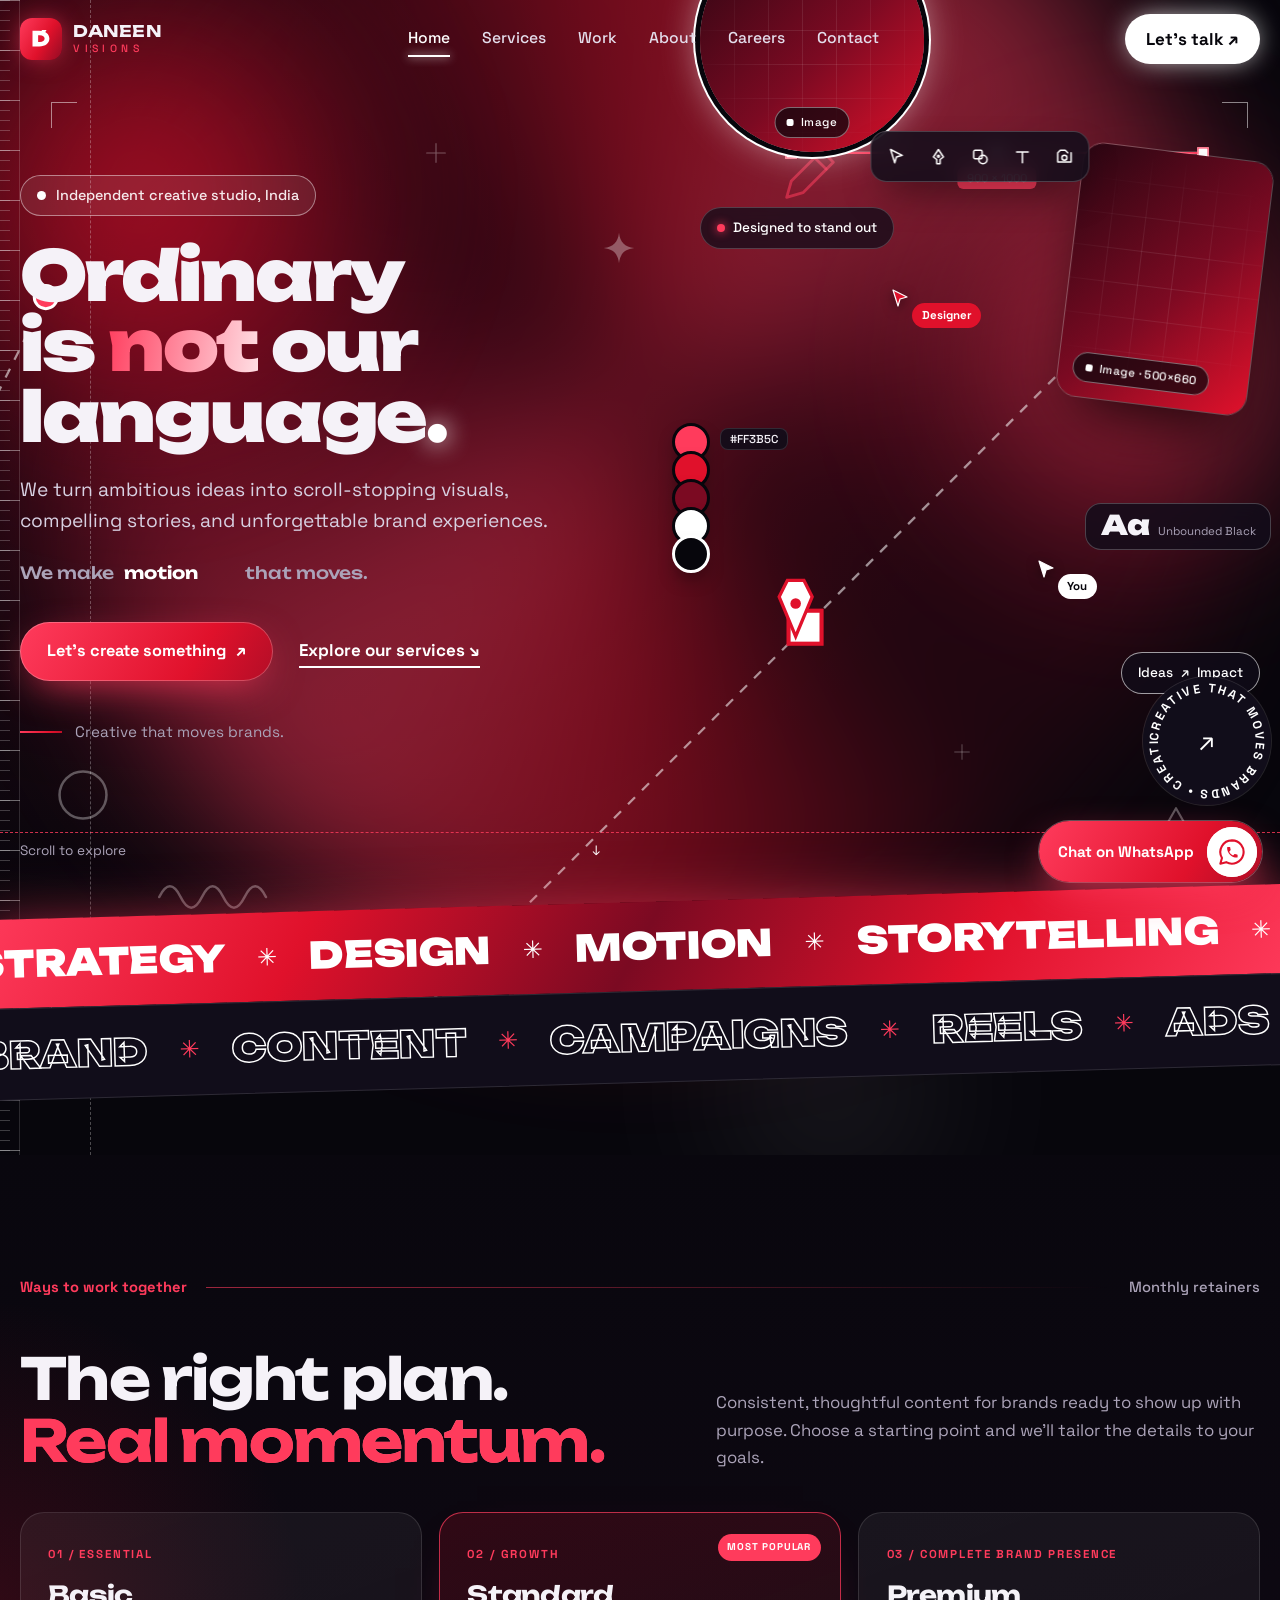
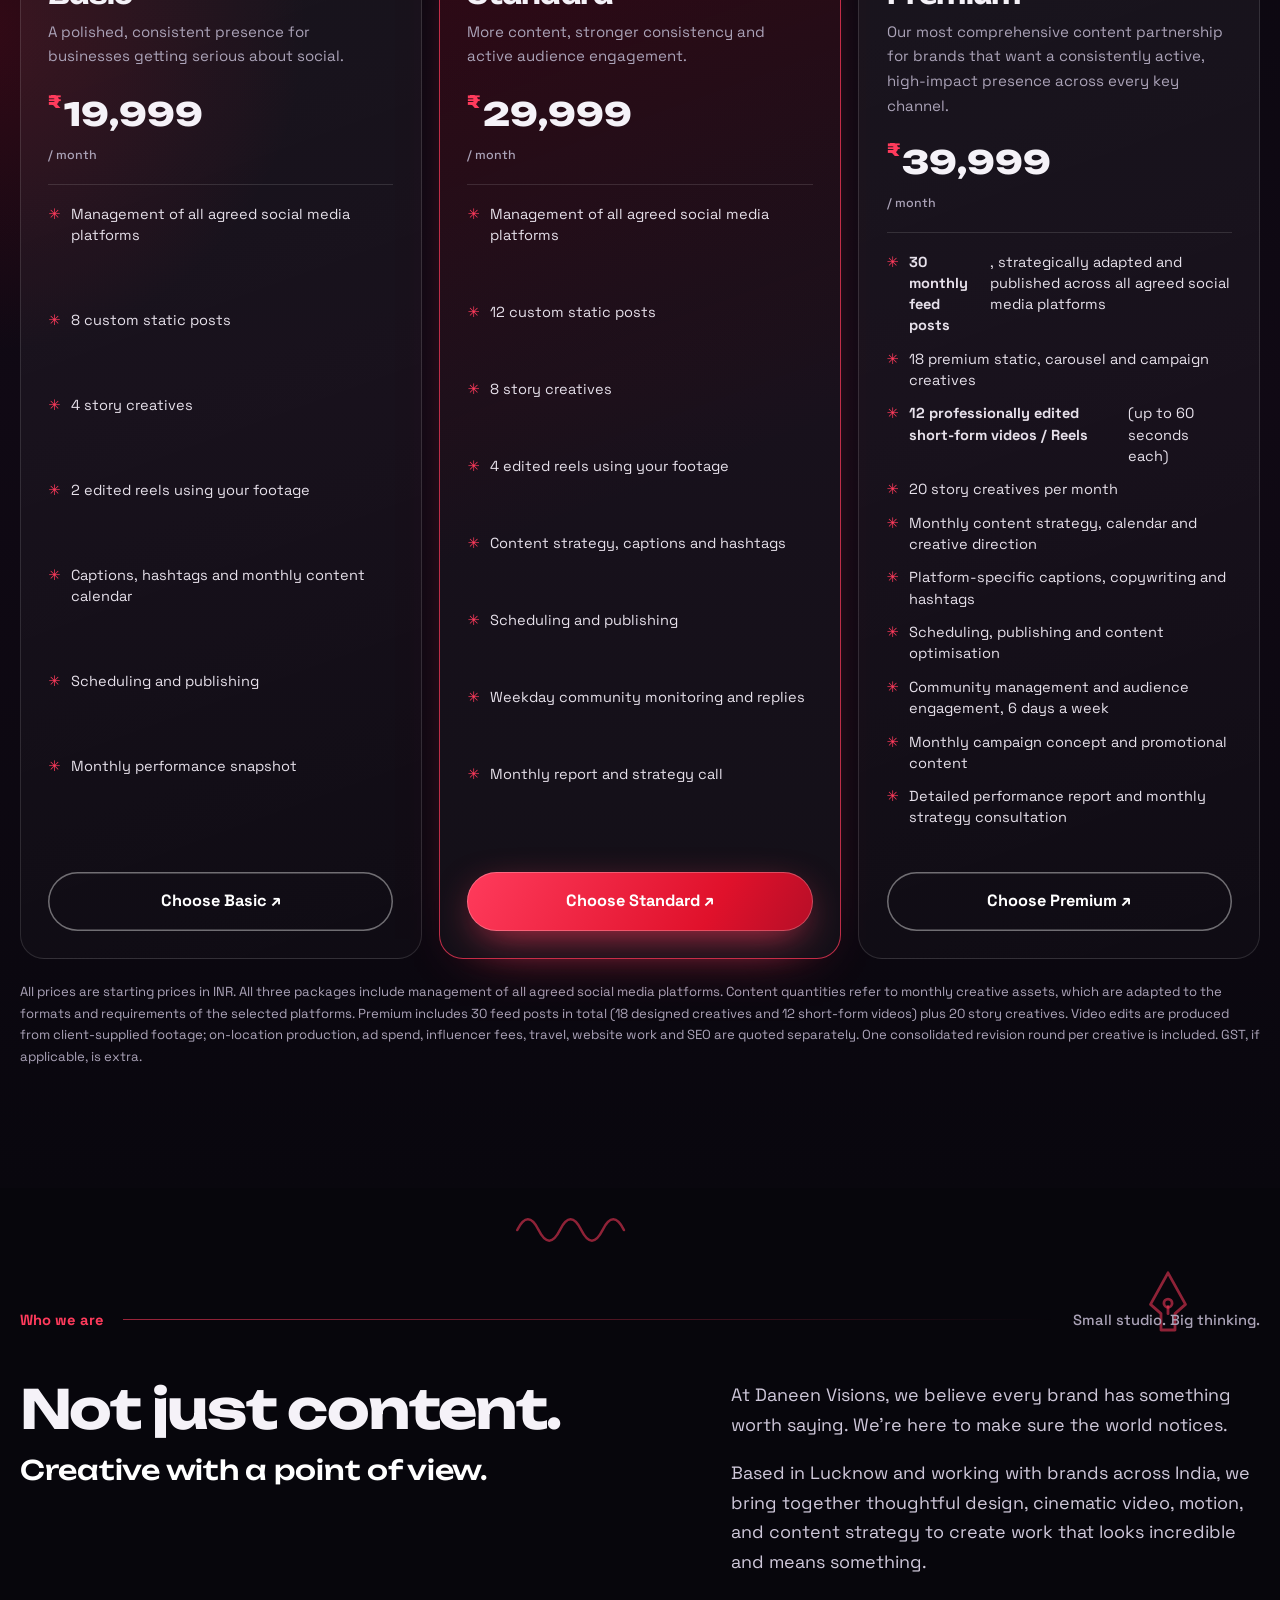
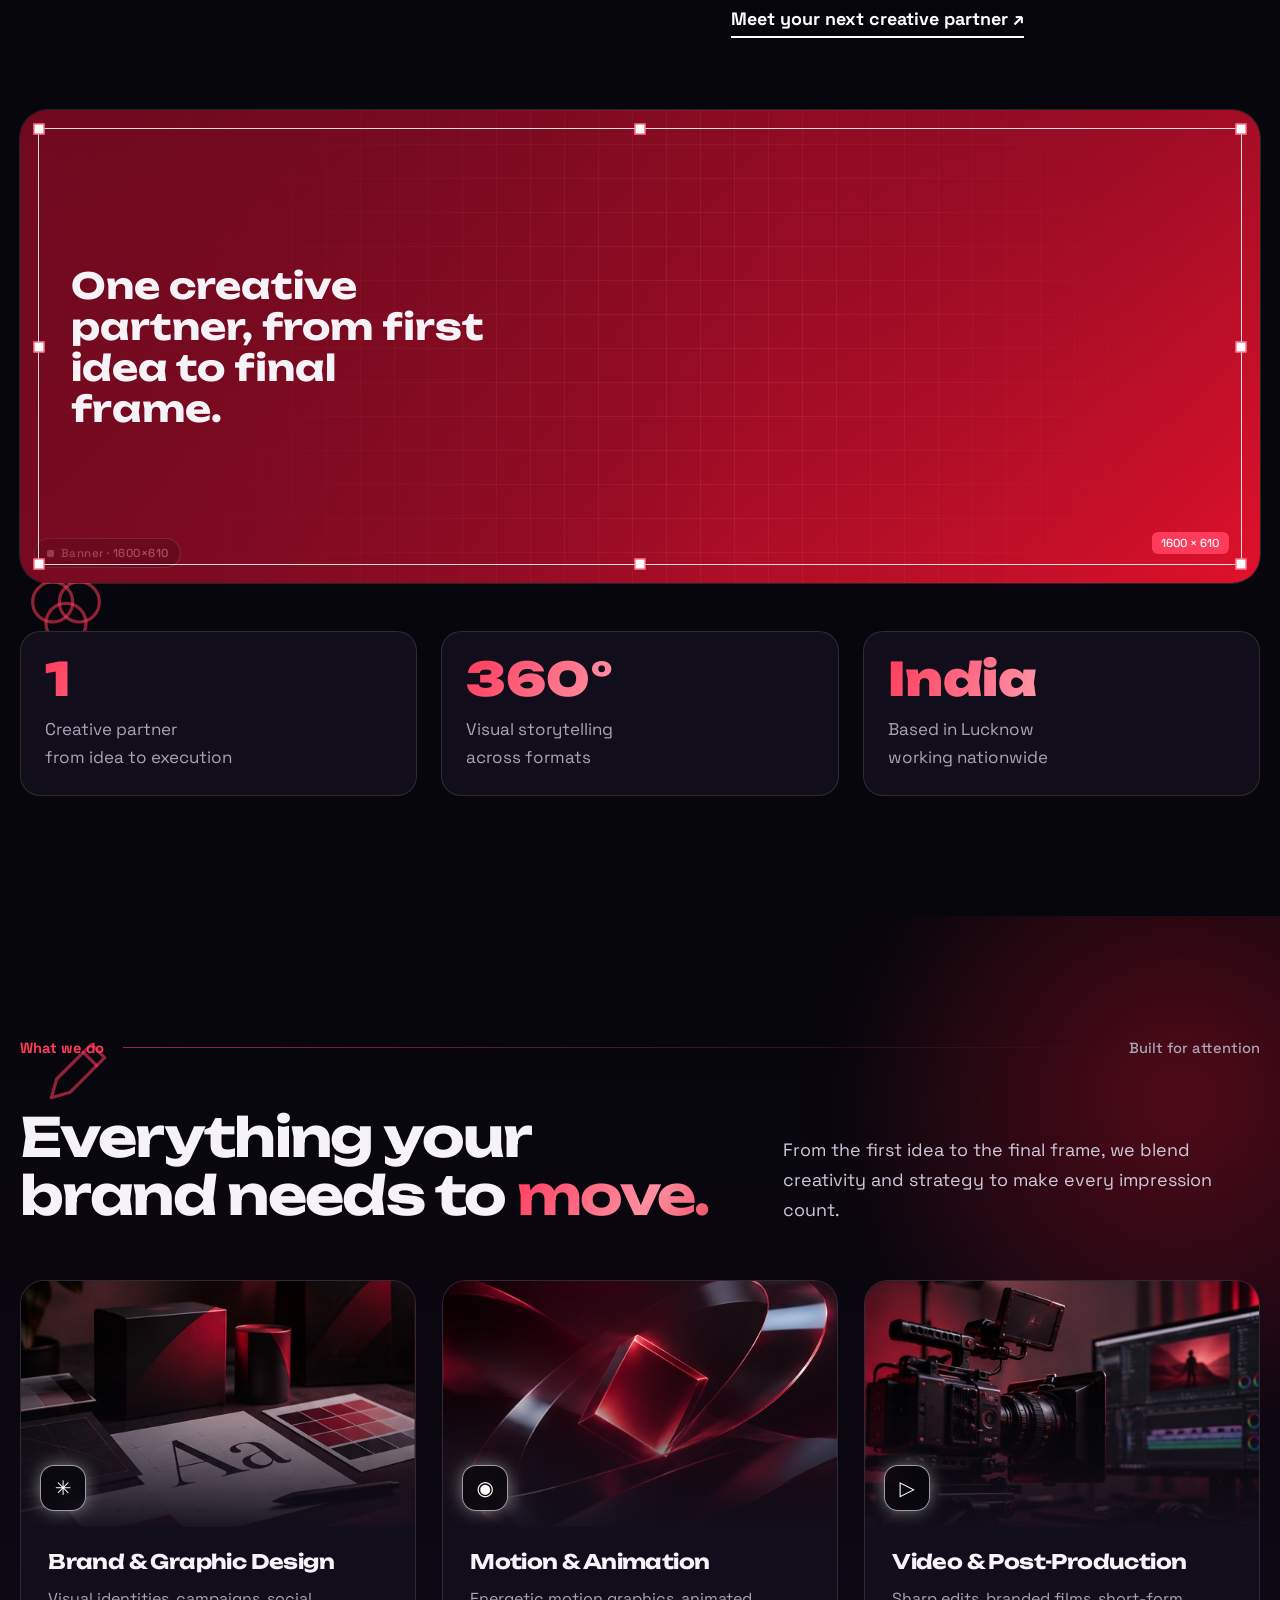
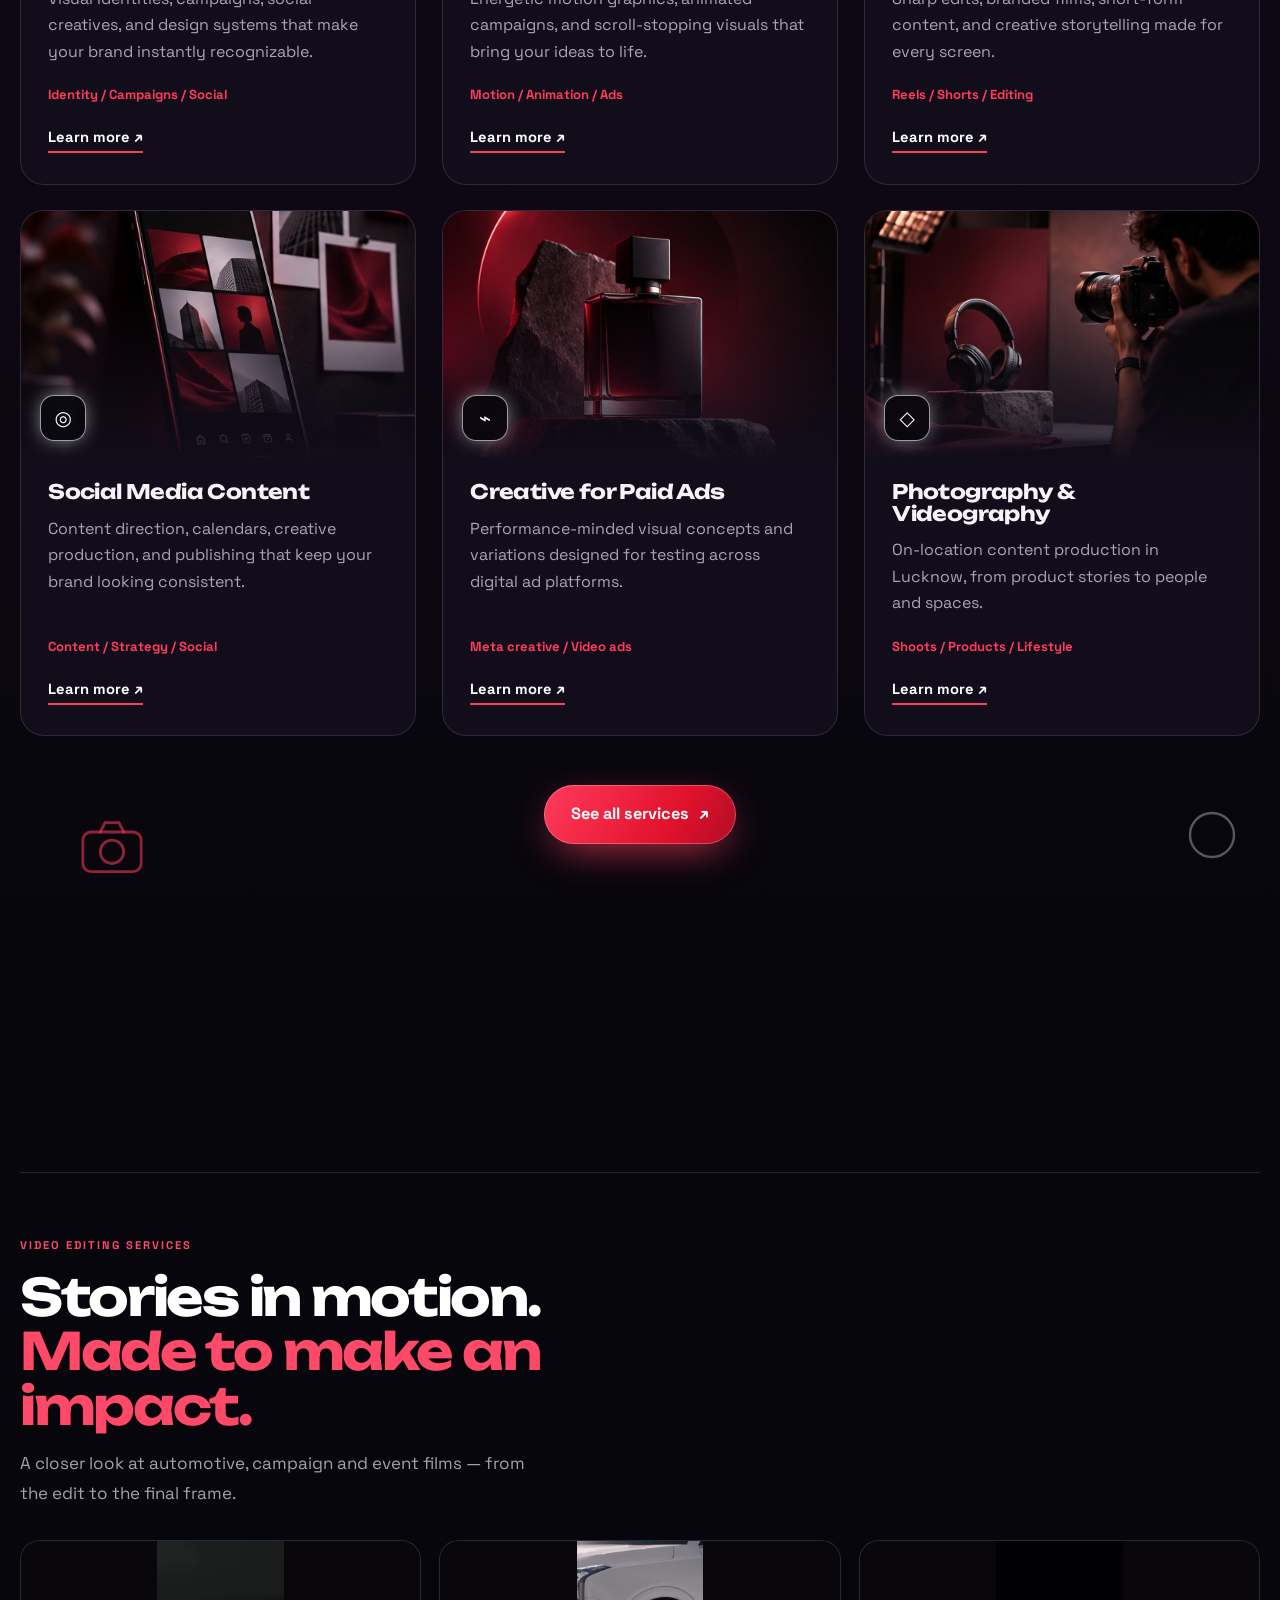
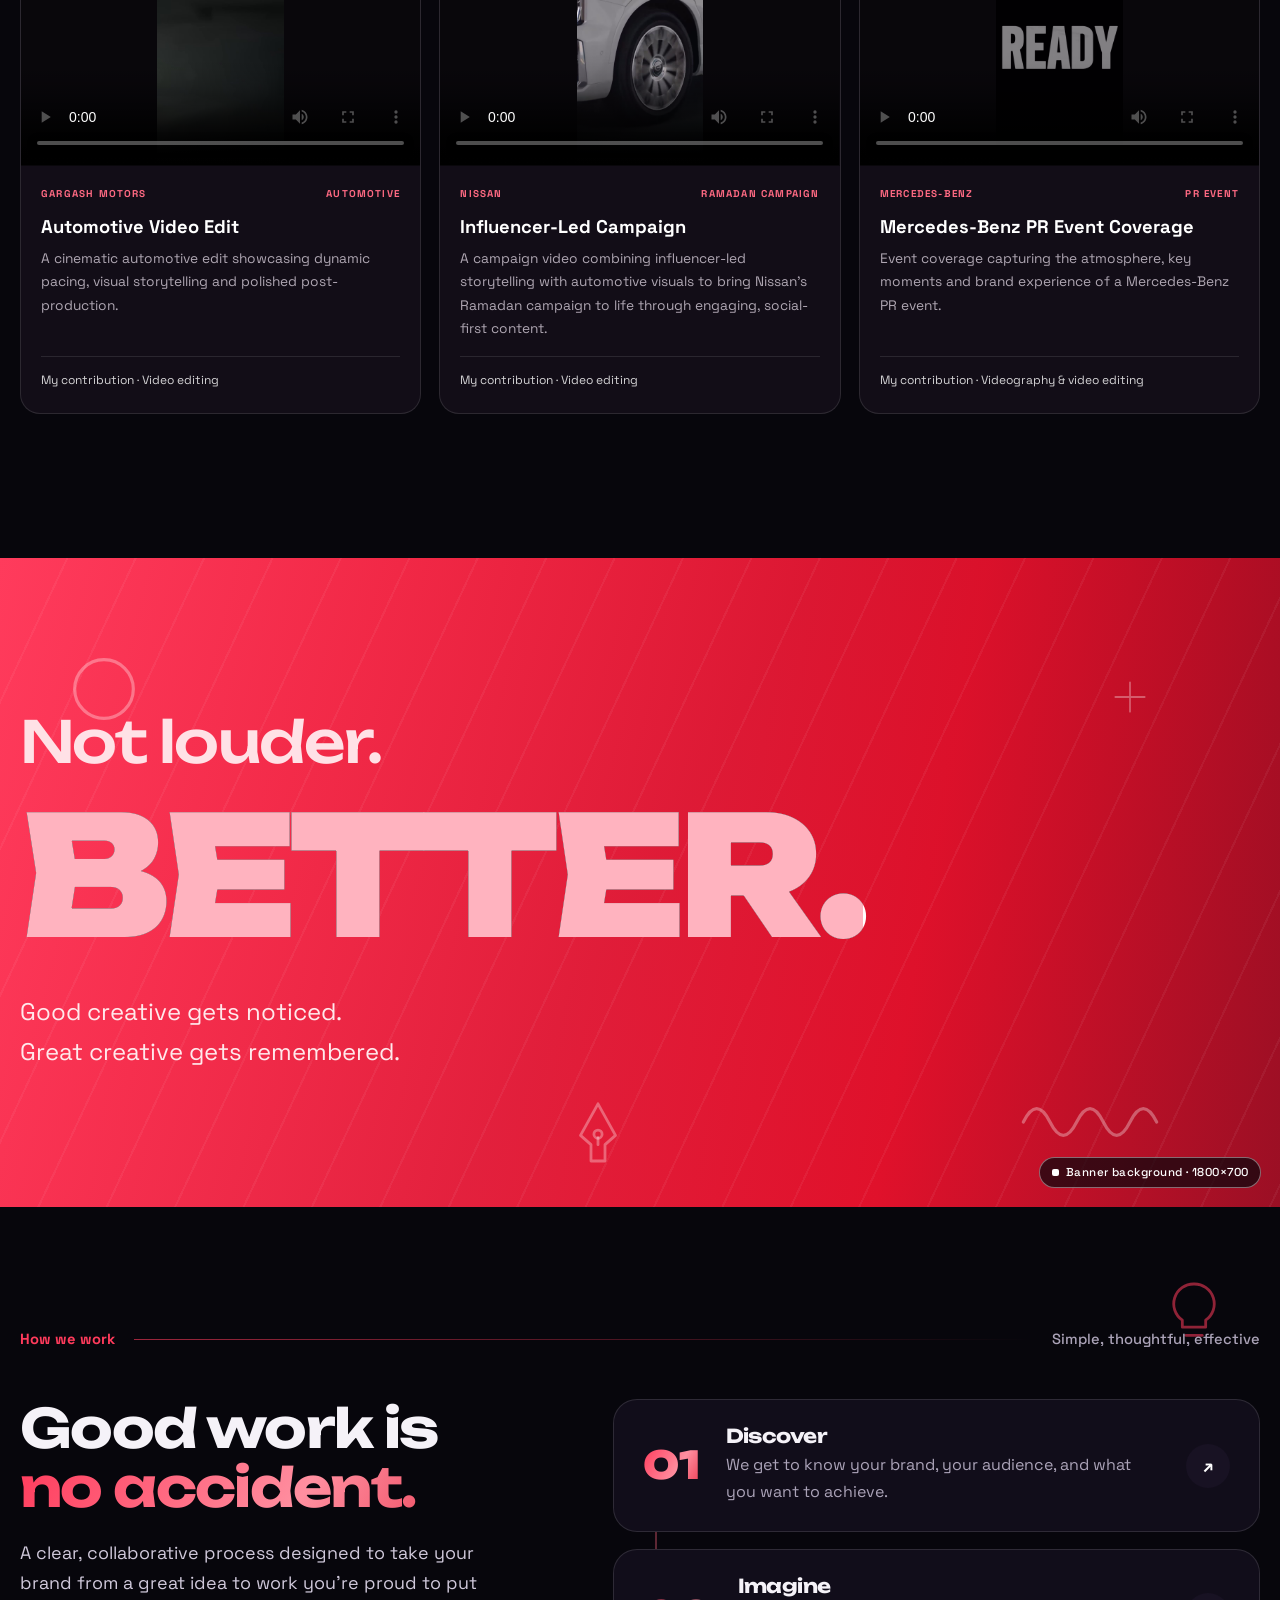
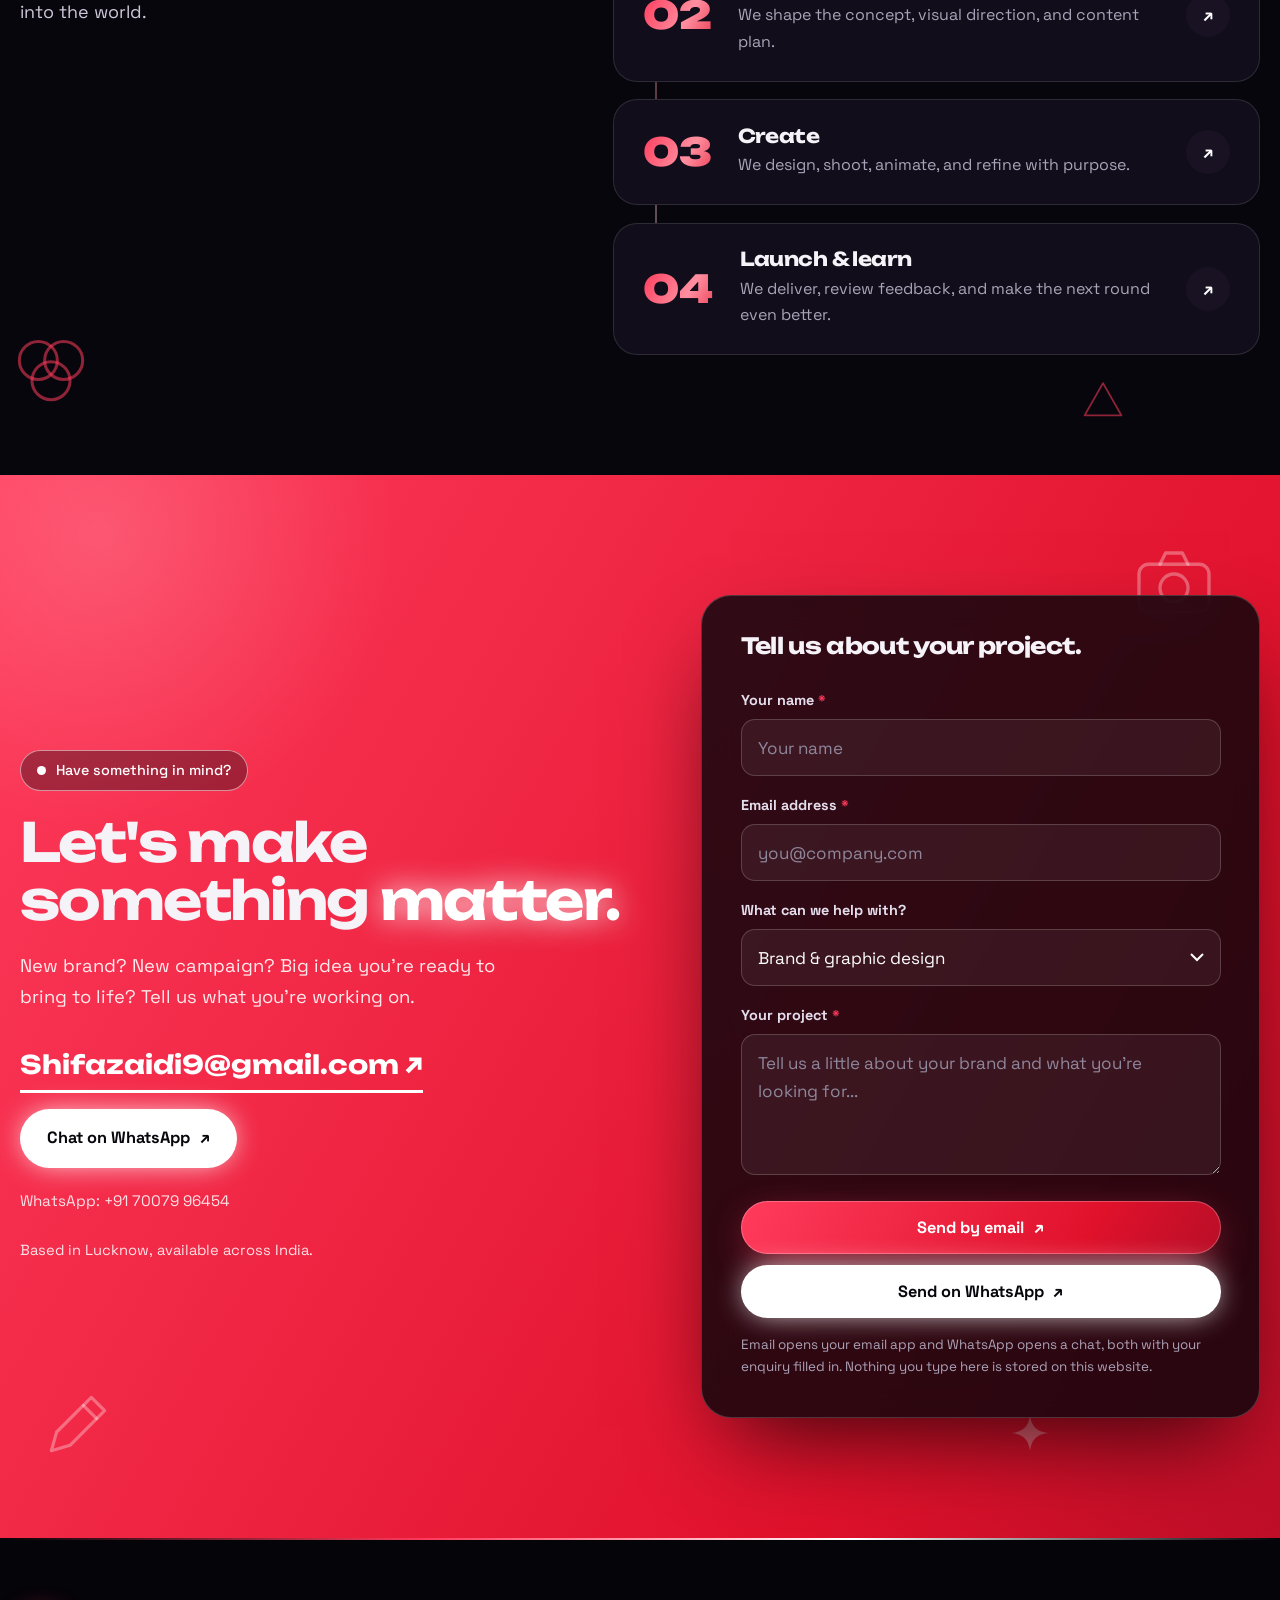
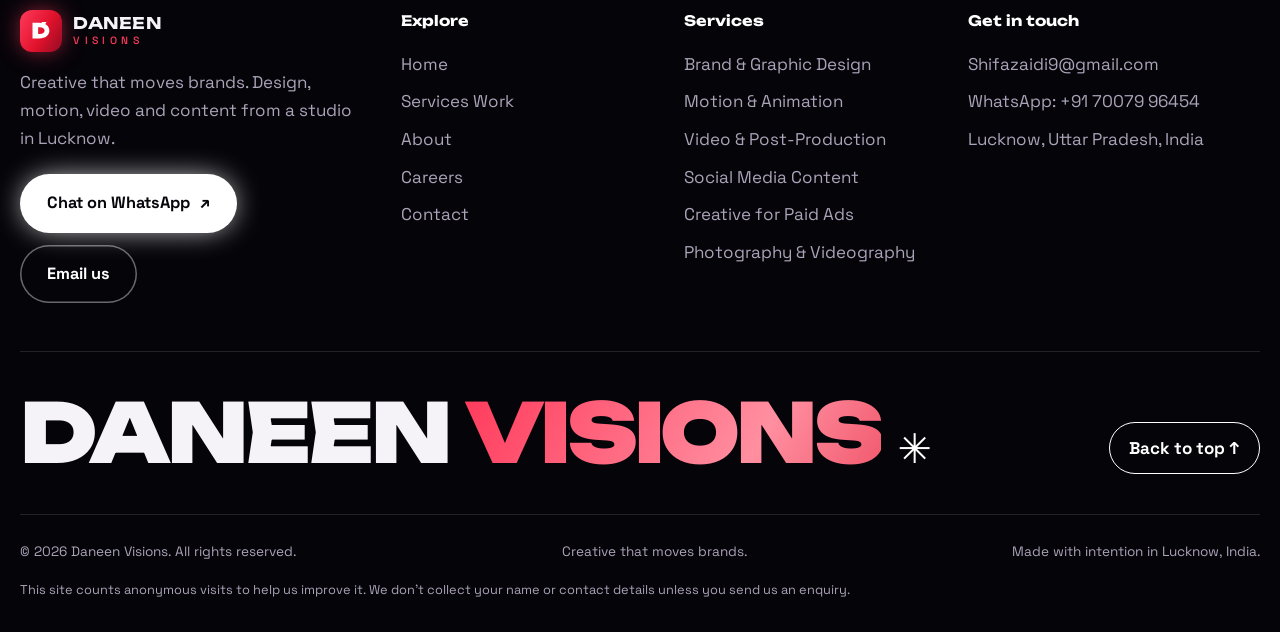
<file: index.html>
<!DOCTYPE html>
<html lang="en">
<head>
  <meta charset="UTF-8" />
  <meta name="viewport" content="width=device-width, initial-scale=1, viewport-fit=cover" />
  <meta name="theme-color" content="#07060C" />
  <meta name="description" content="Daneen Visions is a creative-led digital marketing studio based in Lucknow, India. We help ambitious brands stand out with video, motion, design and digital content." />
  <meta property="og:type" content="website" />
  <meta property="og:title" content="Daneen Visions — Creative That Moves Brands" />
  <meta property="og:description" content="Daneen Visions is a creative-led digital marketing studio based in Lucknow, India. We help ambitious brands stand out with video, motion, design and digital content." />
  <meta property="og:image" content="https://images.unsplash.com/photo-1550684848-fac1c5b4e853?auto=format&fit=crop&w=1200&q=80" />
  <title>Daneen Visions — Creative That Moves Brands</title>
  <link rel="icon" href="data:image/svg+xml,%3Csvg xmlns='http://www.w3.org/2000/svg' viewBox='0 0 64 64'%3E%3Cdefs%3E%3ClinearGradient id='g' x1='0' y1='0' x2='1' y2='1'%3E%3Cstop offset='0' stop-color='%23FF3B5C'/%3E%3Cstop offset='1' stop-color='%237B0A22'/%3E%3C/linearGradient%3E%3C/defs%3E%3Crect width='64' height='64' rx='16' fill='url(%23g)'/%3E%3Cpath d='M18 16h13c10 0 16 6 16 16S41 48 31 48H18V16Zm9 8v16h4c5 0 8-3 8-8s-3-8-8-8h-4Z' fill='%23fff'/%3E%3Ccircle cx='48' cy='16' r='5' fill='%23FFFFFF'/%3E%3C/svg%3E" />
  <link rel="preconnect" href="https://fonts.googleapis.com" />
  <link rel="preconnect" href="https://fonts.gstatic.com" crossorigin />
  <link href="https://fonts.googleapis.com/css2?family=Space+Grotesk:wght@400;500;700&family=Unbounded:wght@500;700;900&display=swap" rel="stylesheet" />
  <noscript><style>.ph img{opacity:1!important}[data-reveal]{opacity:1!important;translate:none!important}.wipe{display:none}</style></noscript>
  <link rel="stylesheet" href="styles.css" />
</head>
<body>
  <div class="wipe" aria-hidden="true"></div>
  <div class="progress" id="progress" aria-hidden="true"></div>
  <div class="cursor-glow" id="glow" aria-hidden="true"></div>
  <a class="skip-link" href="#main">Skip to content</a>

  <header class="site-header" id="top">
    <nav class="nav container" aria-label="Main navigation">
      <a href="index.html" class="brand" aria-label="Daneen Visions, homepage">
        <span class="brand-mark" aria-hidden="true"><svg viewBox="0 0 48 48" fill="none"><path d="M8 10h12c11 0 18 5.5 18 14S31 38 20 38H8V10Zm10 8v12h3c5.2 0 8.5-2.2 8.5-6s-3.3-6-8.5-6h-3Z" fill="currentColor"/><path d="m25 9 8 0-4.8 7.5H20l5-7.5Z" fill="#FFFFFF"/></svg></span>
        <span class="brand-wordmark">DANEEN<span>VISIONS</span></span>
      </a>
      <div class="nav-links" id="nav-links">
        <a href="index.html" aria-current="page">Home</a>
        <a href="services.html">Services</a>
        <a href="work.html">Work</a>
        <a href="about.html">About</a>
        <a href="careers.html">Careers</a>
        <a href="contact.html">Contact</a>
        <a class="nav-mobile-contact" href="contact.html">Let's talk ↗</a>
      </div>
      <a class="nav-cta" href="contact.html">Let's talk <span aria-hidden="true">↗</span></a>
      <button class="menu-toggle" aria-label="Open navigation" aria-controls="nav-links" aria-expanded="false"><span></span><span></span></button>
    </nav>
  </header>

  <main id="main">
    <!-- HERO BANNER -->
    <section class="hero" id="hero" data-hero aria-labelledby="hero-title">
      <div class="hero-aurora" aria-hidden="true"></div>
      <div class="hero-blob b1"></div><div class="hero-blob b2"></div><div class="hero-blob b3"></div>
      <div class="studio-bg" aria-hidden="true"><div class="ruler-y"></div><div class="guide"></div><div class="guide v"></div><span class="crop tl"></span><span class="crop tr"></span><span class="crop bl"></span><span class="crop br"></span><svg class="curve" viewBox="0 0 1200 700" preserveAspectRatio="xMidYMid slice" aria-hidden="true"><g class="anchors"><line class="handle" x1="60" y1="540" x2="240" y2="180"/><line class="handle" x1="440" y1="640" x2="960" y2="120"/><line class="handle" x1="1150" y1="250" x2="1060" y2="90"/><circle class="hdot" cx="240" cy="180" r="7"/><circle class="hdot" cx="440" cy="640" r="7"/><circle class="hdot" cx="960" cy="120" r="7"/><circle class="hdot" cx="1060" cy="90" r="7"/><rect class="anchor" x="50" y="530" width="20" height="20"/><rect class="anchor" x="690" y="370" width="20" height="20"/><rect class="anchor" x="1140" y="240" width="20" height="20"/></g><path class="line" pathLength="1" d="M60,540 C240,180 440,640 700,380 S1060,90 1150,250"/><g class="nib"><g><animateMotion dur="12s" repeatCount="indefinite" calcMode="linear" keyTimes="0;0.62;1" keyPoints="0;1;1" path="M60,540 C240,180 440,640 700,380 S1060,90 1150,250"/><path d="M0 0 L-10 -24 L-5 -34 L5 -34 L10 -24 Z" fill="#fff" stroke="#E0112B" stroke-width="2"/><circle cx="0" cy="-20" r="3.2" fill="#E0112B"/></g></g></svg><span class="reg"><svg viewBox="0 0 60 60"><circle cx="30" cy="30" r="14"/><circle cx="30" cy="30" r="4"/><path d="M30 2v18M30 40v18M2 30h18M40 30h18"/></svg></span><span class="doodle w" style="left:4%;top:66%;width:64px;height:64px;--t:10s;--t2:30s;animation-delay:-0s"><svg viewBox="0 0 60 60"><circle cx="30" cy="30" r="22"/></svg></span><span class="doodle w sp" style="left:47%;top:20%;width:34px;height:34px;--t:8s;--t2:20s;animation-delay:-0s"><svg viewBox="0 0 60 60"><path class="fill" d="M30 3 C32 20 40 28 57 30 C40 32 32 40 30 57 C28 40 20 32 3 30 C20 28 28 20 30 3Z"/></svg></span><span class="doodle w sp" style="right:6%;bottom:26%;width:54px;height:54px;--t:11s;--t2:26s;animation-delay:-2s"><svg viewBox="0 0 60 60"><path d="M30 8 L54 50 H6 Z"/></svg></span><span class="doodle w hide-sm" style="left:12%;bottom:21%;width:130px;height:32px;--t:12s;--t2:30s;animation-delay:-1s"><svg viewBox="0 0 120 30"><path d="M4 15 q10 -20 20 0 t20 0 t20 0 t20 0 t20 0"/></svg></span><span class="doodle w sp" style="left:33%;top:12%;width:28px;height:28px;--t:7s;--t2:14s;animation-delay:-0s"><svg viewBox="0 0 60 60"><path d="M30 10v40M10 30h40"/></svg></span><span class="doodle w sp" style="right:24%;bottom:34%;width:22px;height:22px;--t:9s;--t2:18s;animation-delay:-0s"><svg viewBox="0 0 60 60"><path d="M30 10v40M10 30h40"/></svg></span><span class="doodle hide-sm" style="right:34%;top:12%;width:70px;height:70px;--t:13s;--t2:30s;animation-delay:-4s"><svg viewBox="0 0 60 60"><path d="M10 50 L14 36 L40 10 L50 20 L24 46 Z"/><path d="M34 16 L44 26"/></svg></span></div>
      <div class="container hero-inner" data-hero-inner>
        <div class="hero-content">
          <p class="eyebrow"><span class="pulse"></span> Independent creative studio, India</p>
          <h1 id="hero-title">Ordinary<br/>is <em>not</em> our<br/>language<span class="period">.</span></h1>
          <p class="hero-lead">We turn ambitious ideas into scroll-stopping visuals, compelling stories, and unforgettable brand experiences.</p>
          <p class="hero-rotator" aria-hidden="true"><span>We make</span> <b id="rot">design</b> <span>that moves.</span></p>
          <div class="hero-actions">
            <a class="button button-primary" href="contact.html">Let's create something <span aria-hidden="true">↗</span></a>
            <a class="text-link" href="services.html">Explore our services <span aria-hidden="true">↘</span></a>
          </div>
          <div class="hero-footnote"><span class="mini-line"></span> Creative that moves brands.</div>
        </div>
        <div class="hero-art" aria-label="Collage of creative studio imagery">
          <div class="toolbar" aria-hidden="true"><span class="tool" style="--i:0"><svg viewBox="0 0 24 24"><path d="M5 3 L19 10 L12 12 L10 19 Z"/></svg></span><span class="tool" style="--i:1"><svg viewBox="0 0 24 24"><path d="M12 3 L18 12 L14 15 V20 H10 V15 L6 12 Z"/><circle cx="12" cy="11" r="1.2"/></svg></span><span class="tool" style="--i:2"><svg viewBox="0 0 24 24"><rect x="4" y="4" width="10" height="10" rx="1.5"/><circle cx="15" cy="15" r="5"/></svg></span><span class="tool" style="--i:3"><svg viewBox="0 0 24 24"><path d="M5 6h14M12 6v13"/></svg></span><span class="tool" style="--i:4"><svg viewBox="0 0 24 24"><path d="M4 7l3-3h6l3 3M4 7v11h16V7"/><circle cx="12" cy="13" r="3"/></svg></span></div><div class="palette" aria-hidden="true"><i style="background:#FF3B5C"></i><i style="background:#E0112B"></i><i style="background:#7B0A22"></i><i style="background:#fff"></i><i style="background:#07060C;border-color:#fff"></i><b>#FF3B5C</b></div><div class="type-chip" aria-hidden="true"><strong>Aa</strong><span>Unbounded Black</span></div>
          <div class="layer" style="--d:14"><div class="frame-main ph"><span class="ph-label">Hero image · 900×1000</span><img src="https://images.unsplash.com/photo-1561070791-2526d30994b8?auto=format&fit=crop&w=900&q=80" alt="Designer sketching a brand concept at a desk" onload="this.classList.add('ok')" onerror="this.remove()" /></div><div class="sel" aria-hidden="true"><i></i><i></i><i></i><i></i><i></i><i></i><i></i><i></i><em>900 × 1000</em></div></div>
          <div class="layer" style="--d:30"><div class="frame-tilt ph"><span class="ph-label">Image · 500×660</span><img src="https://images.unsplash.com/photo-1550684848-fac1c5b4e853?auto=format&fit=crop&w=500&q=80" alt="Neon abstract light composition" onload="this.classList.add('ok')" onerror="this.remove()" /></div></div>
          <div class="layer" style="--d:24"><div class="frame-round ph"><span class="ph-label" style="left:50%;translate:-50% 0">Image</span><img src="https://images.unsplash.com/photo-1516035069371-29a1b244cc32?auto=format&fit=crop&w=500&q=80" alt="Camera lens on a production shoot" onload="this.classList.add('ok')" onerror="this.remove()" /></div></div>
          <div class="dcur cur-a" aria-hidden="true"><svg viewBox="0 0 20 20"><path d="M3 2 L17 9 L10 11 L8 18 Z"/></svg><span>Designer</span></div><div class="dcur cur-b" aria-hidden="true"><svg viewBox="0 0 20 20"><path d="M3 2 L17 9 L10 11 L8 18 Z"/></svg><span>You</span></div><div class="floating-label top-label"><span class="tiny-dot"></span> Designed to stand out</div>
          <div class="floating-label bottom-label">Ideas <span>↗</span> Impact</div>
          <div class="badge" aria-hidden="true">
            <svg viewBox="0 0 120 120"><defs><path id="circ" d="M60,60 m-46,0 a46,46 0 1,1 92,0 a46,46 0 1,1 -92,0"/></defs><text><textPath href="#circ">CREATIVE THAT MOVES BRANDS • CREATIVE THAT MOVES •</textPath></text></svg>
            <span>↗</span>
          </div>
        </div>
      </div>
      <div class="container hero-bottom"><span>Scroll to explore</span><span class="down-indicator" aria-hidden="true">↓</span><span>Lucknow, working everywhere</span></div>
      <div class="marquee-stack" aria-label="Our disciplines">
        <div class="marquee-wrap red"><div class="marquee-track" aria-hidden="true">
          <div class="marquee-group"><span>Strategy</span><b>✳</b><span>Design</span><b>✳</b><span>Motion</span><b>✳</b><span>Storytelling</span><b>✳</b><span>Video</span><b>✳</b></div>
          <div class="marquee-group"><span>Strategy</span><b>✳</b><span>Design</span><b>✳</b><span>Motion</span><b>✳</b><span>Storytelling</span><b>✳</b><span>Video</span><b>✳</b></div>
        </div></div>
        <div class="marquee-wrap dark"><div class="marquee-track" aria-hidden="true">
          <div class="marquee-group"><span>Brand</span><b>✳</b><span>Content</span><b>✳</b><span>Campaigns</span><b>✳</b><span>Reels</span><b>✳</b><span>Ads</span><b>✳</b></div>
          <div class="marquee-group"><span>Brand</span><b>✳</b><span>Content</span><b>✳</b><span>Campaigns</span><b>✳</b><span>Reels</span><b>✳</b><span>Ads</span><b>✳</b></div>
        </div></div>
      </div>
    </section>

    <!-- MONTHLY PACKAGES -->
    <section class="pricing-section section" id="packages" aria-labelledby="packages-title">
      <div class="container">
        <div class="section-top" data-reveal><span>Ways to work together</span><span class="section-rule"></span><span class="section-side">Monthly retainers</span></div>
        <div class="pricing-heading" data-reveal><h2 id="packages-title">The right plan.<br/><em>Real momentum.</em></h2><p>Consistent, thoughtful content for brands ready to show up with purpose. Choose a starting point and we’ll tailor the details to your goals.</p></div>
        <div class="pricing-grid">
          <article class="price-card" data-reveal>
            <div class="price-kicker">01 / ESSENTIAL</div><h3>Basic</h3><p class="price-intro">A polished, consistent presence for businesses getting serious about social.</p>
            <div class="price-amount"><span>₹</span>19,999 <small>/ month</small></div>
            <ul class="price-features"><li>Management of all agreed social media platforms</li><li>8 custom static posts</li><li>4 story creatives</li><li>2 edited reels using your footage</li><li>Captions, hashtags and monthly content calendar</li><li>Scheduling and publishing</li><li>Monthly performance snapshot</li></ul>
            <a class="button button-outline price-cta" href="https://wa.me/917007996454?text=Hi%20Daneen%20Visions%2C%20I%27m%20interested%20in%20the%20Basic%20monthly%20package." target="_blank" rel="noopener">Choose Basic ↗</a>
          </article>
          <article class="price-card featured" data-reveal style="--d:.1s">
            <div class="price-kicker">02 / GROWTH</div><span class="price-badge">MOST POPULAR</span><h3>Standard</h3><p class="price-intro">More content, stronger consistency and active audience engagement.</p>
            <div class="price-amount"><span>₹</span>29,999 <small>/ month</small></div>
            <ul class="price-features"><li>Management of all agreed social media platforms</li><li>12 custom static posts</li><li>8 story creatives</li><li>4 edited reels using your footage</li><li>Content strategy, captions and hashtags</li><li>Scheduling and publishing</li><li>Weekday community monitoring and replies</li><li>Monthly report and strategy call</li></ul>
            <a class="button button-primary price-cta" href="https://wa.me/917007996454?text=Hi%20Daneen%20Visions%2C%20I%27m%20interested%20in%20the%20Standard%20monthly%20package." target="_blank" rel="noopener">Choose Standard ↗</a>
          </article>
          <article class="price-card" data-reveal style="--d:.2s">
            <div class="price-kicker">03 / COMPLETE BRAND PRESENCE</div><h3>Premium</h3><p class="price-intro">Our most comprehensive content partnership for brands that want a consistently active, high-impact presence across every key channel.</p>
            <div class="price-amount"><span>₹</span>39,999 <small>/ month</small></div>
            <ul class="price-features"><li><strong>30 monthly feed posts</strong>, strategically adapted and published across all agreed social media platforms</li><li>18 premium static, carousel and campaign creatives</li><li><strong>12 professionally edited short-form videos / Reels</strong> (up to 60 seconds each)</li><li>20 story creatives per month</li><li>Monthly content strategy, calendar and creative direction</li><li>Platform-specific captions, copywriting and hashtags</li><li>Scheduling, publishing and content optimisation</li><li>Community management and audience engagement, 6 days a week</li><li>Monthly campaign concept and promotional content</li><li>Detailed performance report and monthly strategy consultation</li></ul>
            <a class="button button-outline price-cta" href="https://wa.me/917007996454?text=Hi%20Daneen%20Visions%2C%20I%27m%20interested%20in%20the%20Premium%20monthly%20package." target="_blank" rel="noopener">Choose Premium ↗</a>
          </article>
        </div>
        <p class="pricing-footnote">All prices are starting prices in INR. All three packages include management of all agreed social media platforms. Content quantities refer to monthly creative assets, which are adapted to the formats and requirements of the selected platforms. Premium includes 30 feed posts in total (18 designed creatives and 12 short-form videos) plus 20 story creatives. Video edits are produced from client-supplied footage; on-location production, ad spend, influencer fees, travel, website work and SEO are quoted separately. One consolidated revision round per creative is included. GST, if applicable, is extra.</p>
      </div>
    </section>

    <!-- ABOUT -->
    <section class="section about container has-doodles" id="about"><div class="doodles" aria-hidden="true"><span class="doodle sp" style="right:6%;top:6%;width:70px;height:70px;--t:11s;--t2:40s;animation-delay:-0s"><svg viewBox="0 0 60 60"><path d="M30 5 L45 32 L36 40 V54 H24 V40 L15 32 Z"/><circle cx="30" cy="31" r="3.5"/><path d="M30 34 V40"/></svg></span><span class="doodle " style="left:2%;bottom:20%;width:80px;height:80px;--t:10s;--t2:30s;animation-delay:-3s"><svg viewBox="0 0 60 60"><circle cx="20" cy="24" r="15"/><circle cx="40" cy="24" r="15"/><circle cx="30" cy="40" r="15"/></svg></span><span class="doodle sp" style="right:15%;bottom:10%;width:38px;height:38px;--t:8s;--t2:20s;animation-delay:-0s"><svg viewBox="0 0 60 60"><path class="fill" d="M30 3 C32 20 40 28 57 30 C40 32 32 40 30 57 C28 40 20 32 3 30 C20 28 28 20 30 3Z"/></svg></span><span class="doodle hide-sm" style="left:40%;top:2%;width:130px;height:32px;--t:12s;--t2:30s;animation-delay:-2s"><svg viewBox="0 0 120 30"><path d="M4 15 q10 -20 20 0 t20 0 t20 0 t20 0 t20 0"/></svg></span></div>
      <div class="section-top" data-reveal><span>Who we are</span><span class="section-rule"></span><span class="section-side">Small studio. Big thinking.</span></div>
      <div class="about-layout">
        <h2 data-reveal="left">Not just content.<span>Creative with a point of view.</span></h2>
        <div class="about-copy" data-reveal="right" style="--d:.15s">
          <p>At Daneen Visions, we believe every brand has something worth saying. We're here to make sure the world notices.</p>
          <p>Based in Lucknow and working with brands across India, we bring together thoughtful design, cinematic video, motion, and content strategy to create work that looks incredible and means something.</p>
          <a href="about.html" class="underlined-link">Meet your next creative partner <span>↗</span></a>
        </div>
      </div>
      <div class="about-banner ph" data-reveal="zoom">
        <span class="ph-label">Banner · 1600×610</span>
        <img class="px" src="https://images.unsplash.com/photo-1522202176988-66273c2fd55f?auto=format&fit=crop&w=1600&q=80" alt="Creative team collaborating around laptops" loading="lazy" onload="this.classList.add('ok')" onerror="this.remove()" />
        <div class="sel banner" aria-hidden="true"><i></i><i></i><i></i><i></i><i></i><i></i><i></i><i></i><em>1600 × 610</em></div>
        <p>One creative partner, from first idea to final frame.</p>
      </div>
      <div class="about-stats">
        <div data-reveal><strong>1</strong><span>Creative partner<br/>from idea to execution</span></div>
        <div data-reveal style="--d:.12s"><strong><span data-count="360" style="display:inline;margin:0;color:inherit">360</span>°</strong><span>Visual storytelling<br/>across formats</span></div>
        <div data-reveal style="--d:.24s"><strong>India</strong><span>Based in Lucknow<br/>working nationwide</span></div>
      </div>
    </section>

    <!-- SERVICES -->
    <section class="section services-section has-doodles" id="services"><div class="doodles" aria-hidden="true"><span class="doodle " style="left:3%;top:7%;width:80px;height:80px;--t:11s;--t2:30s;animation-delay:-0s"><svg viewBox="0 0 60 60"><path d="M10 50 L14 36 L40 10 L50 20 L24 46 Z"/><path d="M34 16 L44 26"/></svg></span><span class="doodle hide-sm" style="right:5%;top:24%;width:64px;height:64px;--t:9s;--t2:30s;animation-delay:-2s"><svg viewBox="0 0 60 60"><path d="M30 6 a17 17 0 0 1 10 31 v6 H20 v-6 A17 17 0 0 1 30 6Z"/><path d="M23 50 h14"/></svg></span><span class="doodle w" style="right:3%;bottom:6%;width:60px;height:60px;--t:12s;--t2:30s;animation-delay:-1s"><svg viewBox="0 0 60 60"><circle cx="30" cy="30" r="22"/></svg></span><span class="doodle hide-sm" style="left:6%;bottom:5%;width:70px;height:70px;--t:10s;--t2:30s;animation-delay:-4s"><svg viewBox="0 0 60 60"><rect x="5" y="18" width="50" height="34" rx="7"/><circle cx="30" cy="35" r="10"/><path d="M20 18 L24 10 H36 L40 18"/></svg></span></div><div class="container">
      <div class="section-top" data-reveal><span>What we do</span><span class="section-rule"></span><span class="section-side">Built for attention</span></div>
      <div class="services-head" data-reveal><h2>Everything your<br/>brand needs to <em>move.</em></h2><p>From the first idea to the final frame, we blend creativity and strategy to make every impression count.</p></div>
      <div class="services-grid">
        <div data-reveal><article class="service-card tilt"><div class="service-media ph"><img src="assets/services/brand-design.jpg" alt="Brand identity moodboard, typography and packaging design" loading="lazy" onload="this.classList.add('ok')" /><span class="service-icon" aria-hidden="true">✳</span></div><div class="service-body"><h3>Brand &amp; Graphic Design</h3><p>Visual identities, campaigns, social creatives, and design systems that make your brand instantly recognizable.</p><span class="service-tags">Identity / Campaigns / Social</span><a class="card-more" href="services.html#brand">Learn more ↗</a></div></article></div>
        <div data-reveal style="--d:.1s"><article class="service-card tilt"><div class="service-media ph"><img src="assets/services/motion-animation.jpg" alt="Abstract red 3D motion graphic artwork" loading="lazy" onload="this.classList.add('ok')" /><span class="service-icon" aria-hidden="true">◉</span></div><div class="service-body"><h3>Motion &amp; Animation</h3><p>Energetic motion graphics, animated campaigns, and scroll-stopping visuals that bring your ideas to life.</p><span class="service-tags">Motion / Animation / Ads</span><a class="card-more" href="services.html#motion">Learn more ↗</a></div></article></div>
        <div data-reveal style="--d:.2s"><article class="service-card tilt"><div class="service-media ph"><img src="assets/services/video-production.jpg" alt="Professional video camera and editing workstation" loading="lazy" onload="this.classList.add('ok')" /><span class="service-icon" aria-hidden="true">▷</span></div><div class="service-body"><h3>Video &amp; Post-Production</h3><p>Sharp edits, branded films, short-form content, and creative storytelling made for every screen.</p><span class="service-tags">Reels / Shorts / Editing</span><a class="card-more" href="services.html#video">Learn more ↗</a></div></article></div>
        <div data-reveal><article class="service-card tilt"><div class="service-media ph"><img src="assets/services/social-media.jpg" alt="Social media content displayed on a smartphone" loading="lazy" onload="this.classList.add('ok')" /><span class="service-icon" aria-hidden="true">◎</span></div><div class="service-body"><h3>Social Media Content</h3><p>Content direction, calendars, creative production, and publishing that keep your brand looking consistent.</p><span class="service-tags">Content / Strategy / Social</span><a class="card-more" href="services.html#social">Learn more ↗</a></div></article></div>
        <div data-reveal style="--d:.1s"><article class="service-card tilt"><div class="service-media ph"><img src="assets/services/paid-ad-creative.jpg" alt="Luxury product advertising creative" loading="lazy" onload="this.classList.add('ok')" /><span class="service-icon" aria-hidden="true">⌁</span></div><div class="service-body"><h3>Creative for Paid Ads</h3><p>Performance-minded visual concepts and variations designed for testing across digital ad platforms.</p><span class="service-tags">Meta creative / Video ads</span><a class="card-more" href="services.html#ads">Learn more ↗</a></div></article></div>
        <div data-reveal style="--d:.2s"><article class="service-card tilt"><div class="service-media ph"><img src="assets/services/photography-videography.jpg" alt="Photographer capturing a product in a studio" loading="lazy" onload="this.classList.add('ok')" /><span class="service-icon" aria-hidden="true">◇</span></div><div class="service-body"><h3>Photography &amp; Videography</h3><p>On-location content production in Lucknow, from product stories to people and spaces.</p><span class="service-tags">Shoots / Products / Lifestyle</span><a class="card-more" href="services.html#photo">Learn more ↗</a></div></article></div>
      </div>
      <div class="center-cta" data-reveal><a class="button button-primary" href="services.html">See all services <span aria-hidden="true">↗</span></a></div>
    </div></section>

    <!-- VIDEO PORTFOLIO -->
    <section class="section showcase container has-doodles" id="work">
      <div class="video-work-block" id="video-editing" data-reveal>
        <div class="video-work-heading">
          <span class="video-work-kicker">VIDEO EDITING SERVICES</span>
          <h3>Stories in motion.<br/><em>Made to make an impact.</em></h3>
          <p>A closer look at automotive, campaign and event films — from the edit to the final frame.</p>
        </div>
        <div class="video-work-grid">
          <article class="video-work-card">
            <div class="video-work-player"><video controls playsinline preload="metadata" poster="assets/videos/automotive-poster.jpg"><source src="assets/videos/automotive-promo.mp4" type="video/mp4">Your browser does not support the video tag.</video></div>
            <div class="video-work-copy"><div class="video-work-meta"><span>GARGASH MOTORS</span><span>AUTOMOTIVE</span></div><h4>Automotive Video Edit</h4><p>A cinematic automotive edit showcasing dynamic pacing, visual storytelling and polished post-production.</p><span class="video-work-role">My contribution · Video editing</span></div>
          </article>
          <article class="video-work-card">
            <div class="video-work-player"><video controls playsinline preload="metadata" poster="assets/videos/nissan-poster.jpg"><source src="assets/videos/nissan-ramadan.mp4" type="video/mp4">Your browser does not support the video tag.</video></div>
            <div class="video-work-copy"><div class="video-work-meta"><span>NISSAN</span><span>RAMADAN CAMPAIGN</span></div><h4>Influencer-Led Campaign</h4><p>A campaign video combining influencer-led storytelling with automotive visuals to bring Nissan’s Ramadan campaign to life through engaging, social-first content.</p><span class="video-work-role">My contribution · Video editing</span></div>
          </article>
          <article class="video-work-card">
            <div class="video-work-player"><video controls playsinline preload="metadata" poster="assets/videos/mercedes-pr-poster.jpg"><source src="assets/videos/mercedes-pr-event.mp4" type="video/mp4">Your browser does not support the video tag.</video></div>
            <div class="video-work-copy"><div class="video-work-meta"><span>MERCEDES-BENZ</span><span>PR EVENT</span></div><h4>Mercedes-Benz PR Event Coverage</h4><p>Event coverage capturing the atmosphere, key moments and brand experience of a Mercedes-Benz PR event.</p><span class="video-work-role">My contribution · Videography &amp; video editing</span></div>
          </article>
        </div>
      </div>
    </section>

    <!-- STATEMENT BANNER -->
    <section class="statement-section has-doodles"><div class="doodles" aria-hidden="true"><span class="doodle w" style="left:5%;top:14%;width:80px;height:80px;--t:11s;--t2:30s;animation-delay:-0s"><svg viewBox="0 0 60 60"><circle cx="30" cy="30" r="22"/></svg></span><span class="doodle w sp" style="right:10%;top:18%;width:44px;height:44px;--t:9s;--t2:18s;animation-delay:-0s"><svg viewBox="0 0 60 60"><path d="M30 10v40M10 30h40"/></svg></span><span class="doodle w hide-sm" style="right:8%;bottom:10%;width:160px;height:40px;--t:12s;--t2:30s;animation-delay:-3s"><svg viewBox="0 0 120 30"><path d="M4 15 q10 -20 20 0 t20 0 t20 0 t20 0 t20 0"/></svg></span><span class="doodle w" style="left:44%;bottom:6%;width:70px;height:70px;--t:10s;--t2:30s;animation-delay:-2s"><svg viewBox="0 0 60 60"><path d="M30 5 L45 32 L36 40 V54 H24 V40 L15 32 Z"/><circle cx="30" cy="31" r="3.5"/><path d="M30 34 V40"/></svg></span></div>
      <img class="px" src="https://images.unsplash.com/photo-1551434678-e076c223a692?auto=format&fit=crop&w=1800&q=80" alt="" loading="lazy" onload="this.classList.add('ok')" onerror="this.remove()" />
      <span class="ph-label" style="z-index:2">Banner background · 1800×700</span>
      <div class="container statement-inner"><span data-reveal="left">Not louder.</span><strong data-text="Better." data-reveal style="--d:.1s">Better.</strong><p data-reveal style="--d:.2s">Good creative gets noticed.<br/>Great creative gets remembered.</p></div>
    </section>

    <!-- PROCESS -->
    <section class="section process container has-doodles" id="process"><div class="doodles" aria-hidden="true"><span class="doodle " style="right:4%;top:8%;width:70px;height:70px;--t:11s;--t2:30s;animation-delay:-0s"><svg viewBox="0 0 60 60"><path d="M30 6 a17 17 0 0 1 10 31 v6 H20 v-6 A17 17 0 0 1 30 6Z"/><path d="M23 50 h14"/></svg></span><span class="doodle hide-sm" style="left:1%;bottom:8%;width:76px;height:76px;--t:10s;--t2:30s;animation-delay:-3s"><svg viewBox="0 0 60 60"><circle cx="20" cy="24" r="15"/><circle cx="40" cy="24" r="15"/><circle cx="30" cy="40" r="15"/></svg></span><span class="doodle sp" style="right:12%;bottom:6%;width:46px;height:46px;--t:9s;--t2:26s;animation-delay:-2s"><svg viewBox="0 0 60 60"><path d="M30 8 L54 50 H6 Z"/></svg></span></div>
      <div class="section-top" data-reveal><span>How we work</span><span class="section-rule"></span><span class="section-side">Simple, thoughtful, effective</span></div>
      <div class="process-layout">
        <div class="process-intro" data-reveal="left"><h2>Good work is<br/><em>no accident.</em></h2><p>A clear, collaborative process designed to take your brand from a great idea to work you're proud to put into the world.</p></div>
        <div class="steps">
          <div class="step" data-reveal="right"><span class="step-id">01</span><div><h3>Discover</h3><p>We get to know your brand, your audience, and what you want to achieve.</p></div><span class="step-arrow" aria-hidden="true">↗</span></div>
          <div class="step" data-reveal="right" style="--d:.1s"><span class="step-id">02</span><div><h3>Imagine</h3><p>We shape the concept, visual direction, and content plan.</p></div><span class="step-arrow" aria-hidden="true">↗</span></div>
          <div class="step" data-reveal="right" style="--d:.2s"><span class="step-id">03</span><div><h3>Create</h3><p>We design, shoot, animate, and refine with purpose.</p></div><span class="step-arrow" aria-hidden="true">↗</span></div>
          <div class="step" data-reveal="right" style="--d:.3s"><span class="step-id">04</span><div><h3>Launch &amp; learn</h3><p>We deliver, review feedback, and make the next round even better.</p></div><span class="step-arrow" aria-hidden="true">↗</span></div>
        </div>
      </div>
    </section>

    <!-- CONTACT -->
    <section class="contact-section has-doodles" id="contact"><div class="doodles" aria-hidden="true"><span class="doodle w" style="right:5%;top:6%;width:84px;height:84px;--t:11s;--t2:30s;animation-delay:-0s"><svg viewBox="0 0 60 60"><rect x="5" y="18" width="50" height="34" rx="7"/><circle cx="30" cy="35" r="10"/><path d="M20 18 L24 10 H36 L40 18"/></svg></span><span class="doodle w hide-sm" style="left:3%;bottom:7%;width:80px;height:80px;--t:10s;--t2:30s;animation-delay:-3s"><svg viewBox="0 0 60 60"><path d="M10 50 L14 36 L40 10 L50 20 L24 46 Z"/><path d="M34 16 L44 26"/></svg></span><span class="doodle w sp" style="right:18%;bottom:8%;width:40px;height:40px;--t:8s;--t2:18s;animation-delay:-0s"><svg viewBox="0 0 60 60"><path class="fill" d="M30 3 C32 20 40 28 57 30 C40 32 32 40 30 57 C28 40 20 32 3 30 C20 28 28 20 30 3Z"/></svg></span></div><div class="container contact-wrap">
      <div class="contact-copy" data-reveal="left">
        <p class="eyebrow"><span class="pulse" style="background:#fff"></span> Have something in mind?</p>
        <h2>Let's make<br/>something <em>matter.</em></h2>
        <p>New brand? New campaign? Big idea you're ready to bring to life? Tell us what you're working on.</p>
        <div class="contact-actions"><a class="contact-email" href="mailto:Shifazaidi9@gmail.com">Shifazaidi9@gmail.com <span>↗</span></a><a class="button button-white" href="https://wa.me/917007996454?text=Hi%20Daneen%20Visions!%20I%27d%20like%20to%20talk%20about%20a%20project." target="_blank" rel="noopener">Chat on WhatsApp <span aria-hidden="true">↗</span></a></div>
        <span class="wa-number">WhatsApp: +91 70079 96454</span>
        <p class="contact-location">Based in Lucknow, available across India.</p>
      </div>
      <form class="contact-form" id="enquiry-form" data-kind="enquiry" data-reveal="right" style="--d:.15s">
        <h3>Tell us about your project.</h3>
        <label for="client-name">Your name <span>*</span></label>
        <input id="client-name" name="name" placeholder="Your name" required autocomplete="name" />
        <label for="client-email">Email address <span>*</span></label>
        <input id="client-email" name="email" type="email" placeholder="you@company.com" required autocomplete="email" />
        <label for="client-service">What can we help with?</label>
        <select id="client-service" name="service"><option>Brand &amp; graphic design</option><option>Motion graphics &amp; animation</option><option>Video editing &amp; production</option><option>Social media content</option><option>Ad creative production</option><option>Photography &amp; videography</option><option>Not sure yet</option></select>
        <label for="client-message">Your project <span>*</span></label>
        <textarea id="client-message" name="message" rows="4" required placeholder="Tell us a little about your brand and what you're looking for..."></textarea>
        <div class="form-actions"><button type="submit" class="button button-primary form-submit">Send by email <span aria-hidden="true">↗</span></button><button type="button" class="button button-white form-submit" data-wa>Send on WhatsApp <span aria-hidden="true">↗</span></button></div>
        <p class="form-note">Email opens your email app and WhatsApp opens a chat, both with your enquiry filled in. Nothing you type here is stored on this website.</p>
      </form>
    </div></section>
  </main>

  <footer class="footer"><div class="container">
    <div class="footer-grid">
      <div class="footer-brand"><a href="index.html" class="brand" aria-label="Daneen Visions, homepage">
        <span class="brand-mark" aria-hidden="true"><svg viewBox="0 0 48 48" fill="none"><path d="M8 10h12c11 0 18 5.5 18 14S31 38 20 38H8V10Zm10 8v12h3c5.2 0 8.5-2.2 8.5-6s-3.3-6-8.5-6h-3Z" fill="currentColor"/><path d="m25 9 8 0-4.8 7.5H20l5-7.5Z" fill="#FFFFFF"/></svg></span>
        <span class="brand-wordmark">DANEEN<span>VISIONS</span></span>
      </a><p>Creative that moves brands. Design, motion, video and content from a studio in Lucknow.</p><div class="footer-actions"><a class="button button-white" href="https://wa.me/917007996454?text=Hi%20Daneen%20Visions!%20I%27d%20like%20to%20talk%20about%20a%20project." target="_blank" rel="noopener">Chat on WhatsApp <span aria-hidden="true">↗</span></a><a class="button button-outline" href="mailto:Shifazaidi9@gmail.com">Email us</a></div></div>
      <div><h4>Explore</h4><ul><li><a href="index.html">Home</a></li><li><a href="services.html">Services</a>
        <a href="work.html">Work</a></li><li><a href="about.html">About</a></li><li><a href="careers.html">Careers</a></li><li><a href="contact.html">Contact</a></li></ul></div>
      <div><h4>Services</h4><ul><li><a href="services.html#brand">Brand &amp; Graphic Design</a></li><li><a href="services.html#motion">Motion &amp; Animation</a></li><li><a href="services.html#video">Video &amp; Post-Production</a></li><li><a href="services.html#social">Social Media Content</a></li><li><a href="services.html#ads">Creative for Paid Ads</a></li><li><a href="services.html#photo">Photography &amp; Videography</a></li></ul></div>
      <div><h4>Get in touch</h4><ul><li><a href="mailto:Shifazaidi9@gmail.com">Shifazaidi9@gmail.com</a></li><li><a href="https://wa.me/917007996454?text=Hi%20Daneen%20Visions!%20I%27d%20like%20to%20talk%20about%20a%20project." target="_blank" rel="noopener">WhatsApp: +91 70079 96454</a></li><li><a href="https://www.google.com/maps/search/?api=1&query=Lucknow%2C+Uttar+Pradesh%2C+India" target="_blank" rel="noopener">Lucknow, Uttar Pradesh, India</a></li></ul><div data-social-wrap hidden><h4 style="margin-top:1.4rem">Follow us</h4><div class="socials"><a class="chip" data-social="instagram" hidden>Instagram ↗</a><a class="chip" data-social="behance" hidden>Behance ↗</a><a class="chip" data-social="linkedin" hidden>LinkedIn ↗</a><a class="chip" data-social="youtube" hidden>YouTube ↗</a></div></div></div>
    </div>
    <div class="footer-top"><a href="index.html" class="footer-logo">DANEEN<span>VISIONS</span><i>✳</i></a><a href="#top" class="back-top">Back to top ↑</a></div>
    <div class="footer-bottom"><span>© <span data-year>2026</span> Daneen Visions. All rights reserved.</span><span>Creative that moves brands.</span><span>Made with intention in Lucknow, India.</span><span class="privacy">This site counts anonymous visits to help us improve it. We don't collect your name or contact details unless you send us an enquiry.</span></div>
  </div></footer>

  <a class="wa-fab" id="wa-fab" href="https://wa.me/917007996454?text=Hi%20Daneen%20Visions!%20I%27d%20like%20to%20talk%20about%20a%20project." target="_blank" rel="noopener" aria-label="Chat with us on WhatsApp"><span class="wa-text">Chat on WhatsApp</span><span class="wa-icon"><svg viewBox="0 0 24 24" fill="none" aria-hidden="true"><path d="M12 2a10 10 0 0 0-8.6 15.1L2 22l5-1.3A10 10 0 1 0 12 2z" stroke="currentColor" stroke-width="1.8" stroke-linejoin="round"/><g transform="translate(6.3 6.3) scale(.5)"><path fill="currentColor" d="M6.62 10.79c1.44 2.83 3.76 5.14 6.59 6.59l2.2-2.2c.27-.27.67-.36 1.02-.24 1.12.37 2.33.57 3.57.57.55 0 1 .45 1 1V20c0 .55-.45 1-1 1-9.39 0-17-7.61-17-17 0-.55.45-1 1-1h3.5c.55 0 1 .45 1 1 0 1.25.2 2.45.57 3.57.11.35.03.74-.25 1.02l-2.2 2.2z"/></g></svg></span></a>

  <script src="script.js"></script>
</body>
</html>
</file>
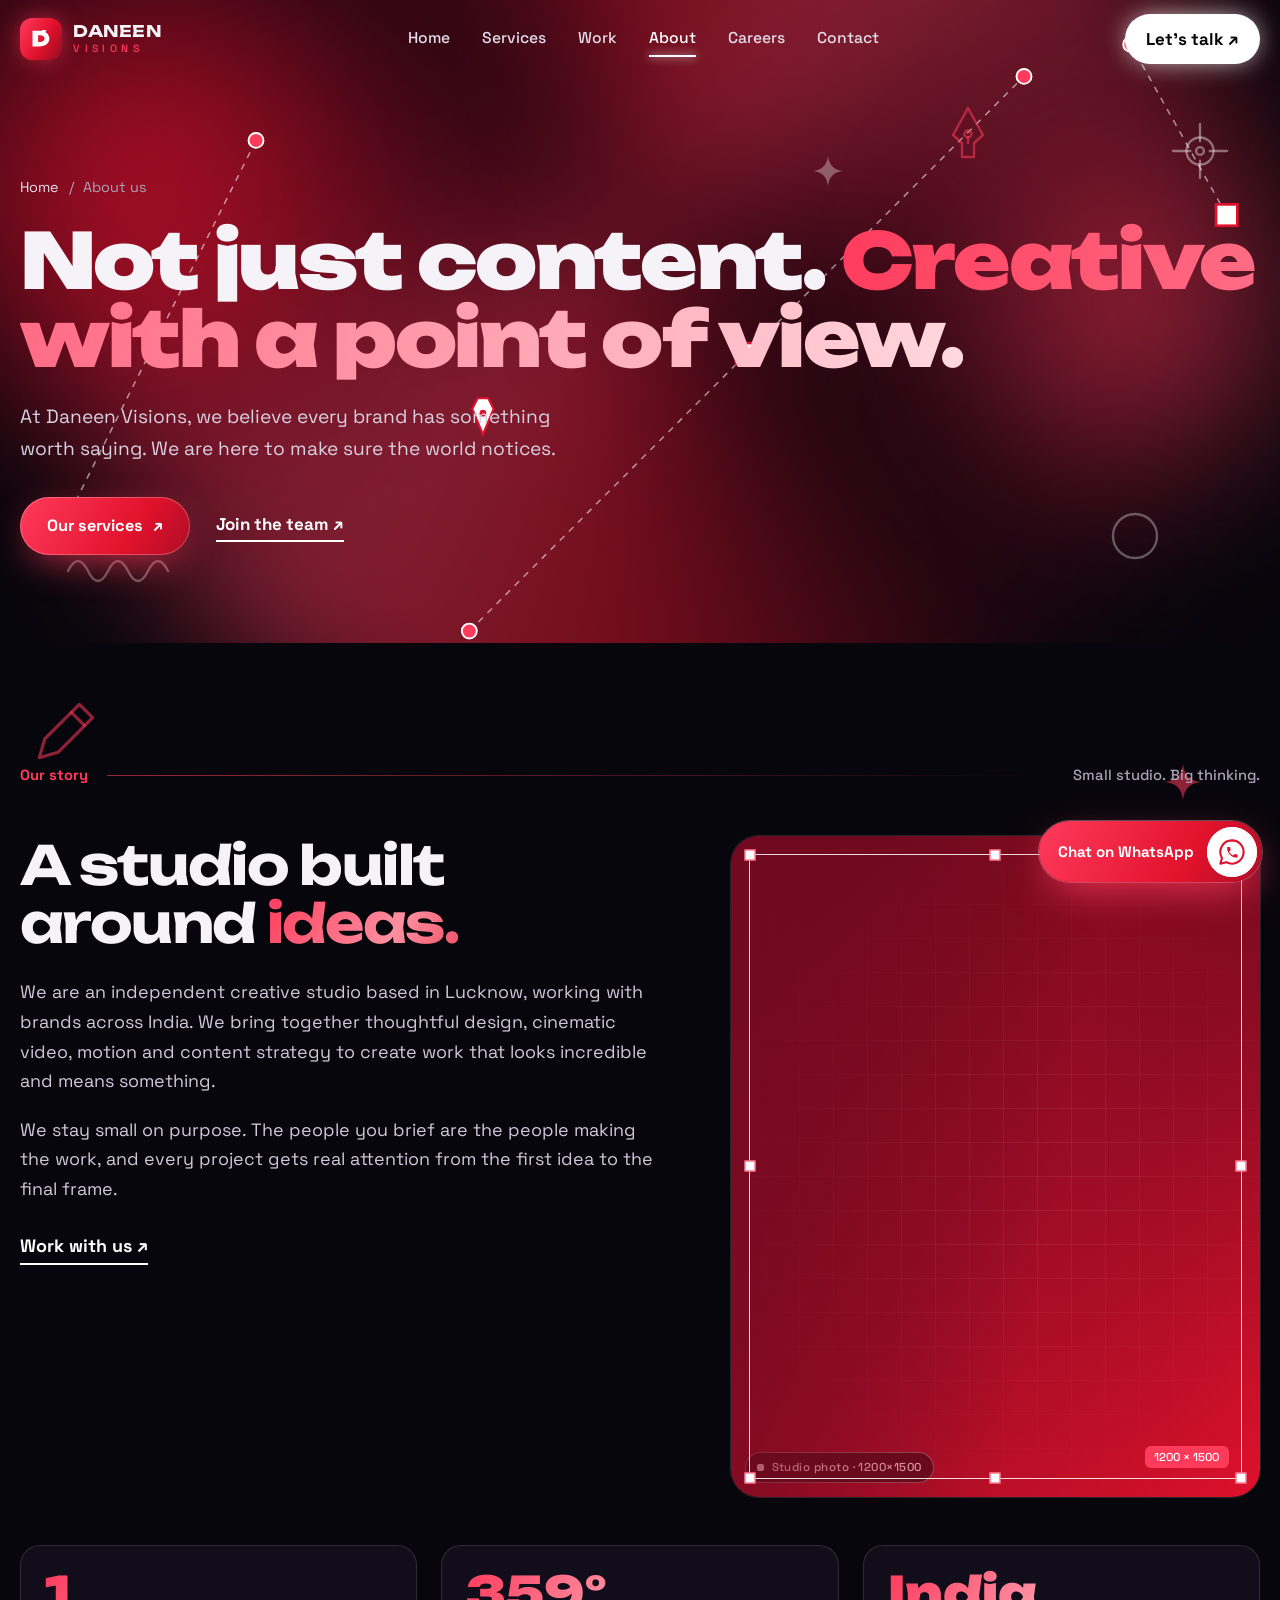
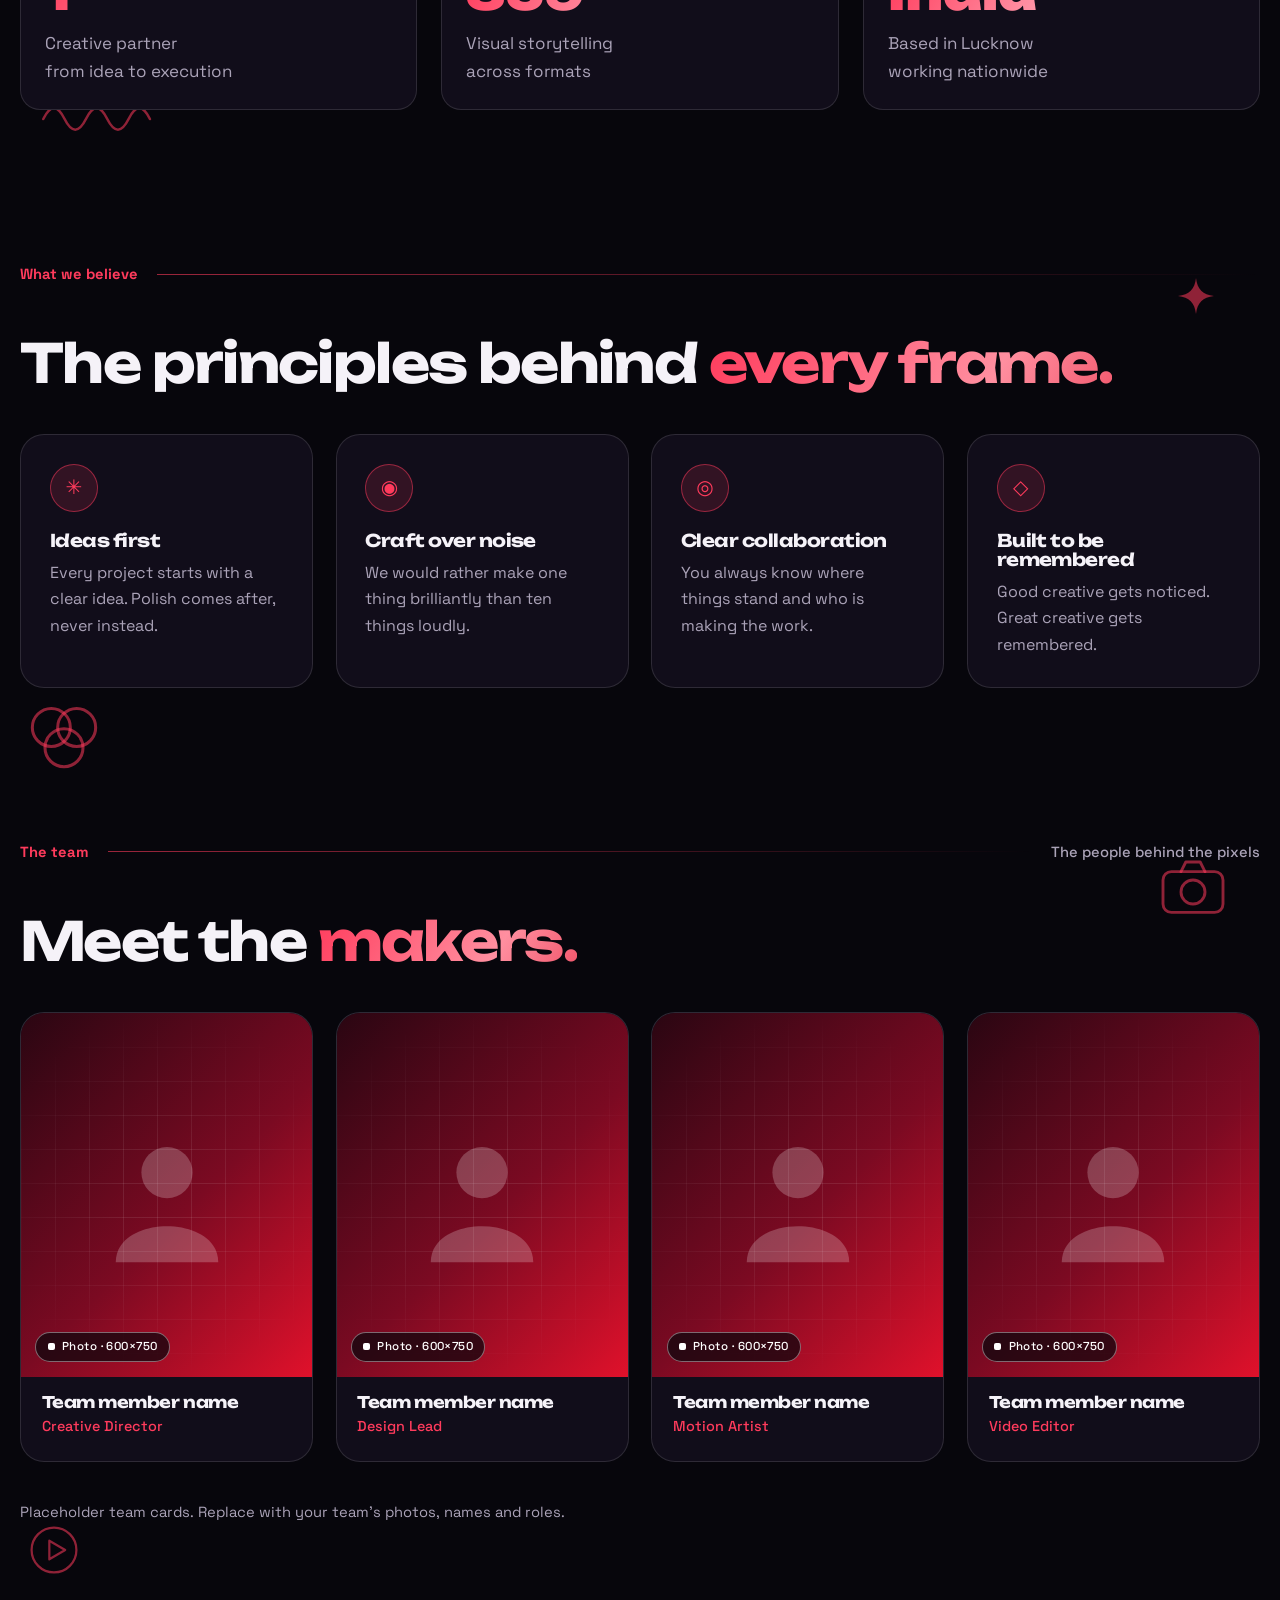
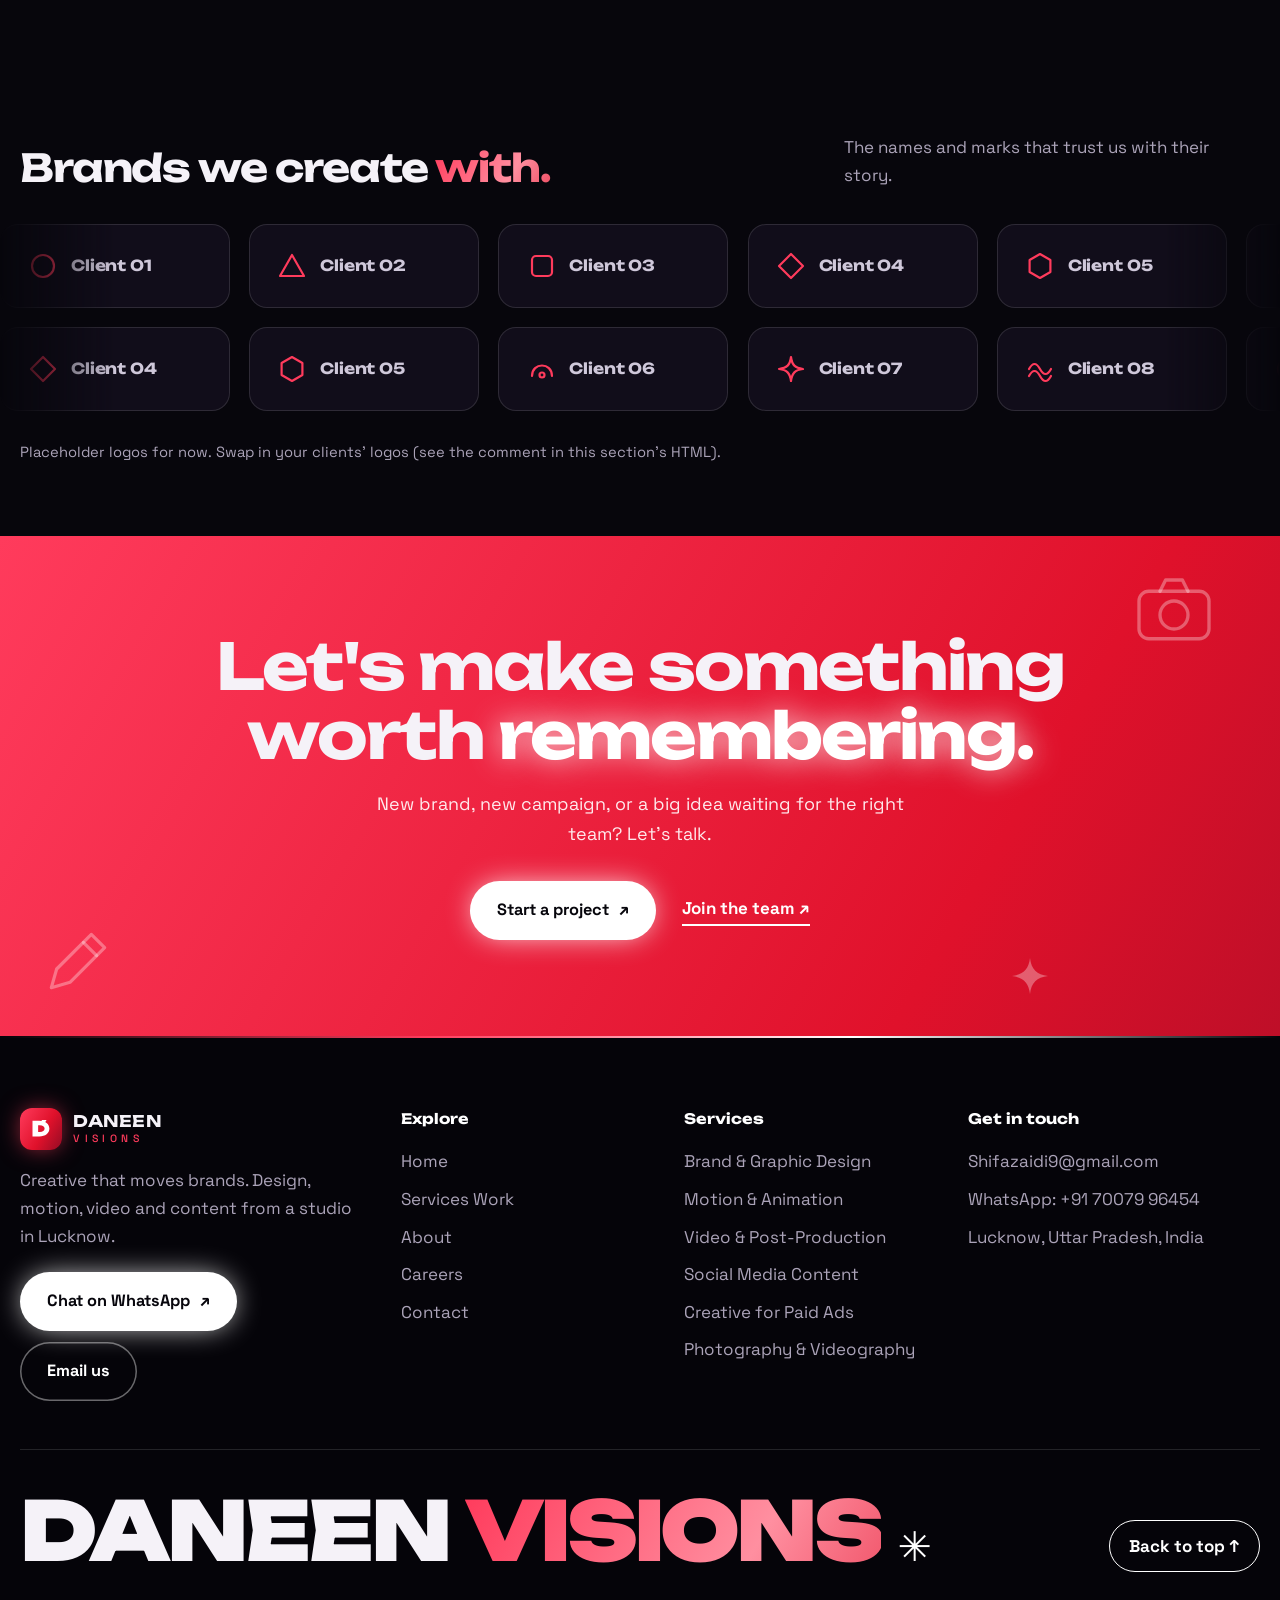
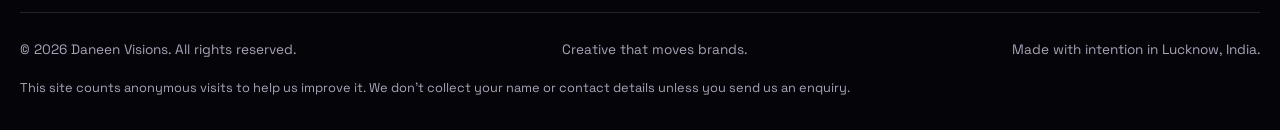
<file: about.html>
<!DOCTYPE html>
<html lang="en">
<head>
  <meta charset="UTF-8" />
  <meta name="viewport" content="width=device-width, initial-scale=1, viewport-fit=cover" />
  <meta name="theme-color" content="#07060C" />
  <meta name="description" content="Daneen Visions is an independent creative studio in Lucknow blending design, video, motion and content strategy for ambitious brands." />
  <meta property="og:type" content="website" />
  <meta property="og:title" content="About — Daneen Visions" />
  <meta property="og:description" content="Daneen Visions is an independent creative studio in Lucknow blending design, video, motion and content strategy for ambitious brands." />
  <meta property="og:image" content="https://images.unsplash.com/photo-1550684848-fac1c5b4e853?auto=format&fit=crop&w=1200&q=80" />
  <title>About — Daneen Visions</title>
  <link rel="icon" href="data:image/svg+xml,%3Csvg xmlns='http://www.w3.org/2000/svg' viewBox='0 0 64 64'%3E%3Cdefs%3E%3ClinearGradient id='g' x1='0' y1='0' x2='1' y2='1'%3E%3Cstop offset='0' stop-color='%23FF3B5C'/%3E%3Cstop offset='1' stop-color='%237B0A22'/%3E%3C/linearGradient%3E%3C/defs%3E%3Crect width='64' height='64' rx='16' fill='url(%23g)'/%3E%3Cpath d='M18 16h13c10 0 16 6 16 16S41 48 31 48H18V16Zm9 8v16h4c5 0 8-3 8-8s-3-8-8-8h-4Z' fill='%23fff'/%3E%3Ccircle cx='48' cy='16' r='5' fill='%23FFFFFF'/%3E%3C/svg%3E" />
  <link rel="preconnect" href="https://fonts.googleapis.com" />
  <link rel="preconnect" href="https://fonts.gstatic.com" crossorigin />
  <link href="https://fonts.googleapis.com/css2?family=Space+Grotesk:wght@400;500;700&family=Unbounded:wght@500;700;900&display=swap" rel="stylesheet" />
  <noscript><style>.ph img{opacity:1!important}[data-reveal]{opacity:1!important;translate:none!important}.wipe{display:none}</style></noscript>
  <link rel="stylesheet" href="styles.css" />
</head>
<body>
  <div class="wipe" aria-hidden="true"></div>
  <div class="progress" id="progress" aria-hidden="true"></div>
  <div class="cursor-glow" id="glow" aria-hidden="true"></div>
  <a class="skip-link" href="#main">Skip to content</a>

  <header class="site-header" id="top">
    <nav class="nav container" aria-label="Main navigation">
      <a href="index.html" class="brand" aria-label="Daneen Visions, homepage">
        <span class="brand-mark" aria-hidden="true"><svg viewBox="0 0 48 48" fill="none"><path d="M8 10h12c11 0 18 5.5 18 14S31 38 20 38H8V10Zm10 8v12h3c5.2 0 8.5-2.2 8.5-6s-3.3-6-8.5-6h-3Z" fill="currentColor"/><path d="m25 9 8 0-4.8 7.5H20l5-7.5Z" fill="#FFFFFF"/></svg></span>
        <span class="brand-wordmark">DANEEN<span>VISIONS</span></span>
      </a>
      <div class="nav-links" id="nav-links">
        <a href="index.html">Home</a>
        <a href="services.html">Services</a>
        <a href="work.html">Work</a>
        <a href="about.html" aria-current="page">About</a>
        <a href="careers.html">Careers</a>
        <a href="contact.html">Contact</a>
        <a class="nav-mobile-contact" href="contact.html">Let's talk ↗</a>
      </div>
      <a class="nav-cta" href="contact.html">Let's talk <span aria-hidden="true">↗</span></a>
      <button class="menu-toggle" aria-label="Open navigation" aria-controls="nav-links" aria-expanded="false"><span></span><span></span></button>
    </nav>
  </header>

  <main id="main">
    <section class="page-hero" data-hero>
      <div class="hero-aurora" aria-hidden="true"></div>
      <div class="hero-blob b1"></div><div class="hero-blob b2"></div>
      <div class="studio-bg" aria-hidden="true"><svg class="curve" viewBox="0 0 1200 700" preserveAspectRatio="xMidYMid slice" aria-hidden="true"><g class="anchors"><line class="handle" x1="60" y1="540" x2="240" y2="180"/><line class="handle" x1="440" y1="640" x2="960" y2="120"/><line class="handle" x1="1150" y1="250" x2="1060" y2="90"/><circle class="hdot" cx="240" cy="180" r="7"/><circle class="hdot" cx="440" cy="640" r="7"/><circle class="hdot" cx="960" cy="120" r="7"/><circle class="hdot" cx="1060" cy="90" r="7"/><rect class="anchor" x="50" y="530" width="20" height="20"/><rect class="anchor" x="690" y="370" width="20" height="20"/><rect class="anchor" x="1140" y="240" width="20" height="20"/></g><path class="line" pathLength="1" d="M60,540 C240,180 440,640 700,380 S1060,90 1150,250"/><g class="nib"><g><animateMotion dur="12s" repeatCount="indefinite" calcMode="linear" keyTimes="0;0.62;1" keyPoints="0;1;1" path="M60,540 C240,180 440,640 700,380 S1060,90 1150,250"/><path d="M0 0 L-10 -24 L-5 -34 L5 -34 L10 -24 Z" fill="#fff" stroke="#E0112B" stroke-width="2"/><circle cx="0" cy="-20" r="3.2" fill="#E0112B"/></g></g></svg><span class="reg"><svg viewBox="0 0 60 60"><circle cx="30" cy="30" r="14"/><circle cx="30" cy="30" r="4"/><path d="M30 2v18M30 40v18M2 30h18M40 30h18"/></svg></span><span class="doodle w sp" style="right:34%;top:24%;width:34px;height:34px;--t:8s;--t2:20s;animation-delay:-0s"><svg viewBox="0 0 60 60"><path class="fill" d="M30 3 C32 20 40 28 57 30 C40 32 32 40 30 57 C28 40 20 32 3 30 C20 28 28 20 30 3Z"/></svg></span><span class="doodle w" style="right:9%;bottom:12%;width:60px;height:60px;--t:11s;--t2:30s;animation-delay:-0s"><svg viewBox="0 0 60 60"><circle cx="30" cy="30" r="22"/></svg></span><span class="doodle w hide-sm" style="left:5%;bottom:9%;width:120px;height:30px;--t:12s;--t2:30s;animation-delay:-1s"><svg viewBox="0 0 120 30"><path d="M4 15 q10 -20 20 0 t20 0 t20 0 t20 0 t20 0"/></svg></span><span class="doodle hide-sm" style="right:22%;top:16%;width:60px;height:60px;--t:10s;--t2:30s;animation-delay:-3s"><svg viewBox="0 0 60 60"><path d="M30 5 L45 32 L36 40 V54 H24 V40 L15 32 Z"/><circle cx="30" cy="31" r="3.5"/><path d="M30 34 V40"/></svg></span></div>
      <div class="container" data-hero-inner>
        <nav class="crumbs" aria-label="Breadcrumb"><a href="index.html">Home</a><span aria-hidden="true">/</span><span aria-current="page">About us</span></nav>
        <h1>Not just content. <em>Creative with a point of view.</em></h1>
        <p class="lead">At Daneen Visions, we believe every brand has something worth saying. We are here to make sure the world notices.</p>
        <div class="hero-actions"><a class="button button-primary" href="services.html">Our services <span aria-hidden="true">↗</span></a><a class="text-link" href="careers.html">Join the team <span aria-hidden="true">↗</span></a></div>
      </div>
    </section>

    <section class="section container has-doodles"><div class="doodles" aria-hidden="true"><span class="doodle " style="left:2%;top:4%;width:80px;height:80px;--t:11s;--t2:30s;animation-delay:-0s"><svg viewBox="0 0 60 60"><path d="M10 50 L14 36 L40 10 L50 20 L24 46 Z"/><path d="M34 16 L44 26"/></svg></span><span class="doodle sp" style="right:6%;top:10%;width:40px;height:40px;--t:8s;--t2:20s;animation-delay:-0s"><svg viewBox="0 0 60 60"><path class="fill" d="M30 3 C32 20 40 28 57 30 C40 32 32 40 30 57 C28 40 20 32 3 30 C20 28 28 20 30 3Z"/></svg></span><span class="doodle " style="right:3%;bottom:30%;width:60px;height:60px;--t:12s;--t2:30s;animation-delay:-2s"><svg viewBox="0 0 60 60"><circle cx="30" cy="30" r="22"/></svg></span><span class="doodle hide-sm" style="left:3%;bottom:8%;width:130px;height:32px;--t:12s;--t2:30s;animation-delay:-0s"><svg viewBox="0 0 120 30"><path d="M4 15 q10 -20 20 0 t20 0 t20 0 t20 0 t20 0"/></svg></span></div>
      <div class="section-top" data-reveal><span>Our story</span><span class="section-rule"></span><span class="section-side">Small studio. Big thinking.</span></div>
      <div class="about-layout">
        <div data-reveal="left"><h2>A studio built around <em>ideas.</em></h2>
          <div class="about-copy" style="margin-top:1.6rem"><p>We are an independent creative studio based in Lucknow, working with brands across India. We bring together thoughtful design, cinematic video, motion and content strategy to create work that looks incredible and means something.</p><p>We stay small on purpose. The people you brief are the people making the work, and every project gets real attention from the first idea to the final frame.</p><a href="contact.html" class="underlined-link">Work with us <span aria-hidden="true">↗</span></a></div></div>
        <div class="about-banner ph" style="margin-top:0;aspect-ratio:4/5" data-reveal="zoom"><span class="ph-label">Studio photo · 1200×1500</span><img class="px" src="https://images.unsplash.com/photo-1522202176988-66273c2fd55f?auto=format&fit=crop&w=1200&q=80" alt="Creative team collaborating around laptops" loading="lazy" onload="this.classList.add('ok')" onerror="this.remove()" /><div class="sel banner" aria-hidden="true"><i></i><i></i><i></i><i></i><i></i><i></i><i></i><i></i><em>1200 × 1500</em></div></div>
      </div>
      <div class="about-stats">
        <div data-reveal><strong>1</strong><span>Creative partner<br/>from idea to execution</span></div>
        <div data-reveal style="--d:.12s"><strong><span data-count="360" style="display:inline;margin:0;color:inherit">360</span>°</strong><span>Visual storytelling<br/>across formats</span></div>
        <div data-reveal style="--d:.24s"><strong>India</strong><span>Based in Lucknow<br/>working nationwide</span></div>
      </div>
    </section>

    <section class="section container has-doodles" style="padding-top:2rem"><div class="doodles" aria-hidden="true"><span class="doodle sp" style="right:5%;top:8%;width:40px;height:40px;--t:8s;--t2:20s;animation-delay:-0s"><svg viewBox="0 0 60 60"><path class="fill" d="M30 3 C32 20 40 28 57 30 C40 32 32 40 30 57 C28 40 20 32 3 30 C20 28 28 20 30 3Z"/></svg></span><span class="doodle hide-sm" style="left:2%;bottom:6%;width:76px;height:76px;--t:10s;--t2:30s;animation-delay:-3s"><svg viewBox="0 0 60 60"><circle cx="20" cy="24" r="15"/><circle cx="40" cy="24" r="15"/><circle cx="30" cy="40" r="15"/></svg></span></div>
      <div class="section-top" data-reveal><span>What we believe</span><span class="section-rule"></span></div>
      <h2 data-reveal style="margin-bottom:2.6rem">The principles behind <em>every frame.</em></h2>
      <div class="values"><div class="value" data-reveal style="--d:0.00s"><span class="value-icon" aria-hidden="true">✳</span><h3>Ideas first</h3><p>Every project starts with a clear idea. Polish comes after, never instead.</p></div><div class="value" data-reveal style="--d:0.10s"><span class="value-icon" aria-hidden="true">◉</span><h3>Craft over noise</h3><p>We would rather make one thing brilliantly than ten things loudly.</p></div><div class="value" data-reveal style="--d:0.20s"><span class="value-icon" aria-hidden="true">◎</span><h3>Clear collaboration</h3><p>You always know where things stand and who is making the work.</p></div><div class="value" data-reveal style="--d:0.30s"><span class="value-icon" aria-hidden="true">◇</span><h3>Built to be remembered</h3><p>Good creative gets noticed. Great creative gets remembered.</p></div></div>
    </section>

    <section class="section container has-doodles" style="padding-top:2rem"><div class="doodles" aria-hidden="true"><span class="doodle hide-sm" style="right:4%;top:5%;width:72px;height:72px;--t:10s;--t2:30s;animation-delay:-0s"><svg viewBox="0 0 60 60"><rect x="5" y="18" width="50" height="34" rx="7"/><circle cx="30" cy="35" r="10"/><path d="M20 18 L24 10 H36 L40 18"/></svg></span><span class="doodle " style="left:2%;bottom:8%;width:56px;height:56px;--t:9s;--t2:30s;animation-delay:-2s"><svg viewBox="0 0 60 60"><circle cx="30" cy="30" r="24"/><path d="M25 20 L42 30 L25 40 Z"/></svg></span></div>
      <div class="section-top" data-reveal><span>The team</span><span class="section-rule"></span><span class="section-side">The people behind the pixels</span></div>
      <h2 data-reveal style="margin-bottom:2.6rem">Meet the <em>makers.</em></h2>
      <div class="team"><div class="person" data-reveal="zoom" style="--d:0.00s"><div class="ph"><span class="ph-label">Photo · 600×750</span><svg viewBox="0 0 100 100" aria-hidden="true"><circle cx="50" cy="36" r="16"/><path d="M18 92 C18 62 82 62 82 92Z"/></svg></div><div class="person-body"><h3>Team member name</h3><p>Creative Director</p></div></div><div class="person" data-reveal="zoom" style="--d:0.10s"><div class="ph"><span class="ph-label">Photo · 600×750</span><svg viewBox="0 0 100 100" aria-hidden="true"><circle cx="50" cy="36" r="16"/><path d="M18 92 C18 62 82 62 82 92Z"/></svg></div><div class="person-body"><h3>Team member name</h3><p>Design Lead</p></div></div><div class="person" data-reveal="zoom" style="--d:0.20s"><div class="ph"><span class="ph-label">Photo · 600×750</span><svg viewBox="0 0 100 100" aria-hidden="true"><circle cx="50" cy="36" r="16"/><path d="M18 92 C18 62 82 62 82 92Z"/></svg></div><div class="person-body"><h3>Team member name</h3><p>Motion Artist</p></div></div><div class="person" data-reveal="zoom" style="--d:0.30s"><div class="ph"><span class="ph-label">Photo · 600×750</span><svg viewBox="0 0 100 100" aria-hidden="true"><circle cx="50" cy="36" r="16"/><path d="M18 92 C18 62 82 62 82 92Z"/></svg></div><div class="person-body"><h3>Team member name</h3><p>Video Editor</p></div></div></div>
      <p class="concept-note">Placeholder team cards. Replace with your team's photos, names and roles.</p>
    </section>

    <!-- CLIENTELE: each .logo can hold an image instead, e.g. <div class="logo"><img src="logos/client.svg" alt="Client name"></div> -->
    <section class="clients" aria-labelledby="clients-title"><div class="container">
      <div class="clients-head" data-reveal><h2 id="clients-title">Brands we create <em>with.</em></h2><p>The names and marks that trust us with their story.</p></div></div>
      <div class="logo-row"><div class="logo-track" aria-hidden="true"><div class="logo-group"><div class="logo"><svg viewBox="0 0 30 30"><circle cx="15" cy="15" r="11"/></svg><span>Client 01</span></div><div class="logo"><svg viewBox="0 0 30 30"><path d="M15 4 L27 25 H3 Z"/></svg><span>Client 02</span></div><div class="logo"><svg viewBox="0 0 30 30"><rect x="5" y="5" width="20" height="20" rx="4"/></svg><span>Client 03</span></div><div class="logo"><svg viewBox="0 0 30 30"><path d="M15 3 L27 15 L15 27 L3 15 Z"/></svg><span>Client 04</span></div><div class="logo"><svg viewBox="0 0 30 30"><path d="M15 3 L25.4 9 V21 L15 27 L4.6 21 V9 Z"/></svg><span>Client 05</span></div><div class="logo"><svg viewBox="0 0 30 30"><path d="M5 22 C5 8 25 8 25 22"/><circle cx="15" cy="21" r="2.5"/></svg><span>Client 06</span></div><div class="logo"><svg viewBox="0 0 30 30"><path d="M15 3 C16 11 19 14 27 15 C19 16 16 19 15 27 C14 19 11 16 3 15 C11 14 14 11 15 3Z"/></svg><span>Client 07</span></div><div class="logo"><svg viewBox="0 0 30 30"><path d="M4 15 q5.5 -10 11 0 t11 0"/><path d="M4 22 q5.5 -10 11 0 t11 0"/></svg><span>Client 08</span></div></div><div class="logo-group"><div class="logo"><svg viewBox="0 0 30 30"><circle cx="15" cy="15" r="11"/></svg><span>Client 01</span></div><div class="logo"><svg viewBox="0 0 30 30"><path d="M15 4 L27 25 H3 Z"/></svg><span>Client 02</span></div><div class="logo"><svg viewBox="0 0 30 30"><rect x="5" y="5" width="20" height="20" rx="4"/></svg><span>Client 03</span></div><div class="logo"><svg viewBox="0 0 30 30"><path d="M15 3 L27 15 L15 27 L3 15 Z"/></svg><span>Client 04</span></div><div class="logo"><svg viewBox="0 0 30 30"><path d="M15 3 L25.4 9 V21 L15 27 L4.6 21 V9 Z"/></svg><span>Client 05</span></div><div class="logo"><svg viewBox="0 0 30 30"><path d="M5 22 C5 8 25 8 25 22"/><circle cx="15" cy="21" r="2.5"/></svg><span>Client 06</span></div><div class="logo"><svg viewBox="0 0 30 30"><path d="M15 3 C16 11 19 14 27 15 C19 16 16 19 15 27 C14 19 11 16 3 15 C11 14 14 11 15 3Z"/></svg><span>Client 07</span></div><div class="logo"><svg viewBox="0 0 30 30"><path d="M4 15 q5.5 -10 11 0 t11 0"/><path d="M4 22 q5.5 -10 11 0 t11 0"/></svg><span>Client 08</span></div></div></div></div>
      <div class="logo-row rev"><div class="logo-track" aria-hidden="true"><div class="logo-group"><div class="logo"><svg viewBox="0 0 30 30"><path d="M15 3 L27 15 L15 27 L3 15 Z"/></svg><span>Client 04</span></div><div class="logo"><svg viewBox="0 0 30 30"><path d="M15 3 L25.4 9 V21 L15 27 L4.6 21 V9 Z"/></svg><span>Client 05</span></div><div class="logo"><svg viewBox="0 0 30 30"><path d="M5 22 C5 8 25 8 25 22"/><circle cx="15" cy="21" r="2.5"/></svg><span>Client 06</span></div><div class="logo"><svg viewBox="0 0 30 30"><path d="M15 3 C16 11 19 14 27 15 C19 16 16 19 15 27 C14 19 11 16 3 15 C11 14 14 11 15 3Z"/></svg><span>Client 07</span></div><div class="logo"><svg viewBox="0 0 30 30"><path d="M4 15 q5.5 -10 11 0 t11 0"/><path d="M4 22 q5.5 -10 11 0 t11 0"/></svg><span>Client 08</span></div><div class="logo"><svg viewBox="0 0 30 30"><circle cx="15" cy="15" r="11"/></svg><span>Client 09</span></div><div class="logo"><svg viewBox="0 0 30 30"><path d="M15 4 L27 25 H3 Z"/></svg><span>Client 01</span></div><div class="logo"><svg viewBox="0 0 30 30"><rect x="5" y="5" width="20" height="20" rx="4"/></svg><span>Client 02</span></div></div><div class="logo-group"><div class="logo"><svg viewBox="0 0 30 30"><path d="M15 3 L27 15 L15 27 L3 15 Z"/></svg><span>Client 04</span></div><div class="logo"><svg viewBox="0 0 30 30"><path d="M15 3 L25.4 9 V21 L15 27 L4.6 21 V9 Z"/></svg><span>Client 05</span></div><div class="logo"><svg viewBox="0 0 30 30"><path d="M5 22 C5 8 25 8 25 22"/><circle cx="15" cy="21" r="2.5"/></svg><span>Client 06</span></div><div class="logo"><svg viewBox="0 0 30 30"><path d="M15 3 C16 11 19 14 27 15 C19 16 16 19 15 27 C14 19 11 16 3 15 C11 14 14 11 15 3Z"/></svg><span>Client 07</span></div><div class="logo"><svg viewBox="0 0 30 30"><path d="M4 15 q5.5 -10 11 0 t11 0"/><path d="M4 22 q5.5 -10 11 0 t11 0"/></svg><span>Client 08</span></div><div class="logo"><svg viewBox="0 0 30 30"><circle cx="15" cy="15" r="11"/></svg><span>Client 09</span></div><div class="logo"><svg viewBox="0 0 30 30"><path d="M15 4 L27 25 H3 Z"/></svg><span>Client 01</span></div><div class="logo"><svg viewBox="0 0 30 30"><rect x="5" y="5" width="20" height="20" rx="4"/></svg><span>Client 02</span></div></div></div></div>
      <div class="container"><p class="concept-note">Placeholder logos for now. Swap in your clients' logos (see the comment in this section's HTML).</p></div>
    </section>

    <section class="cta-band has-doodles">
      <div class="doodles" aria-hidden="true"><span class="doodle w" style="right:5%;top:6%;width:84px;height:84px;--t:11s;--t2:30s;animation-delay:-0s"><svg viewBox="0 0 60 60"><rect x="5" y="18" width="50" height="34" rx="7"/><circle cx="30" cy="35" r="10"/><path d="M20 18 L24 10 H36 L40 18"/></svg></span><span class="doodle w hide-sm" style="left:3%;bottom:7%;width:80px;height:80px;--t:10s;--t2:30s;animation-delay:-3s"><svg viewBox="0 0 60 60"><path d="M10 50 L14 36 L40 10 L50 20 L24 46 Z"/><path d="M34 16 L44 26"/></svg></span><span class="doodle w sp" style="right:18%;bottom:8%;width:40px;height:40px;--t:8s;--t2:18s;animation-delay:-0s"><svg viewBox="0 0 60 60"><path class="fill" d="M30 3 C32 20 40 28 57 30 C40 32 32 40 30 57 C28 40 20 32 3 30 C20 28 28 20 30 3Z"/></svg></span></div>
      <div class="container"><h2 data-reveal>Let's make something worth <em>remembering.</em></h2><p data-reveal style="--d:.1s">New brand, new campaign, or a big idea waiting for the right team? Let's talk.</p>
        <div class="hero-actions" data-reveal style="--d:.2s"><a class="button button-white" href="contact.html">Start a project <span aria-hidden="true">↗</span></a><a class="text-link" href="careers.html">Join the team <span aria-hidden="true">↗</span></a></div></div>
    </section>

  </main>

  <footer class="footer"><div class="container">
    <div class="footer-grid">
      <div class="footer-brand"><a href="index.html" class="brand" aria-label="Daneen Visions, homepage">
        <span class="brand-mark" aria-hidden="true"><svg viewBox="0 0 48 48" fill="none"><path d="M8 10h12c11 0 18 5.5 18 14S31 38 20 38H8V10Zm10 8v12h3c5.2 0 8.5-2.2 8.5-6s-3.3-6-8.5-6h-3Z" fill="currentColor"/><path d="m25 9 8 0-4.8 7.5H20l5-7.5Z" fill="#FFFFFF"/></svg></span>
        <span class="brand-wordmark">DANEEN<span>VISIONS</span></span>
      </a><p>Creative that moves brands. Design, motion, video and content from a studio in Lucknow.</p><div class="footer-actions"><a class="button button-white" href="https://wa.me/917007996454?text=Hi%20Daneen%20Visions!%20I%27d%20like%20to%20talk%20about%20a%20project." target="_blank" rel="noopener">Chat on WhatsApp <span aria-hidden="true">↗</span></a><a class="button button-outline" href="mailto:Shifazaidi9@gmail.com">Email us</a></div></div>
      <div><h4>Explore</h4><ul><li><a href="index.html">Home</a></li><li><a href="services.html">Services</a>
        <a href="work.html">Work</a></li><li><a href="about.html">About</a></li><li><a href="careers.html">Careers</a></li><li><a href="contact.html">Contact</a></li></ul></div>
      <div><h4>Services</h4><ul><li><a href="services.html#brand">Brand &amp; Graphic Design</a></li><li><a href="services.html#motion">Motion &amp; Animation</a></li><li><a href="services.html#video">Video &amp; Post-Production</a></li><li><a href="services.html#social">Social Media Content</a></li><li><a href="services.html#ads">Creative for Paid Ads</a></li><li><a href="services.html#photo">Photography &amp; Videography</a></li></ul></div>
      <div><h4>Get in touch</h4><ul><li><a href="mailto:Shifazaidi9@gmail.com">Shifazaidi9@gmail.com</a></li><li><a href="https://wa.me/917007996454?text=Hi%20Daneen%20Visions!%20I%27d%20like%20to%20talk%20about%20a%20project." target="_blank" rel="noopener">WhatsApp: +91 70079 96454</a></li><li><a href="https://www.google.com/maps/search/?api=1&query=Lucknow%2C+Uttar+Pradesh%2C+India" target="_blank" rel="noopener">Lucknow, Uttar Pradesh, India</a></li></ul><div data-social-wrap hidden><h4 style="margin-top:1.4rem">Follow us</h4><div class="socials"><a class="chip" data-social="instagram" hidden>Instagram ↗</a><a class="chip" data-social="behance" hidden>Behance ↗</a><a class="chip" data-social="linkedin" hidden>LinkedIn ↗</a><a class="chip" data-social="youtube" hidden>YouTube ↗</a></div></div></div>
    </div>
    <div class="footer-top"><a href="index.html" class="footer-logo">DANEEN<span>VISIONS</span><i>✳</i></a><a href="#top" class="back-top">Back to top ↑</a></div>
    <div class="footer-bottom"><span>© <span data-year>2026</span> Daneen Visions. All rights reserved.</span><span>Creative that moves brands.</span><span>Made with intention in Lucknow, India.</span><span class="privacy">This site counts anonymous visits to help us improve it. We don't collect your name or contact details unless you send us an enquiry.</span></div>
  </div></footer>

  <a class="wa-fab" id="wa-fab" href="https://wa.me/917007996454?text=Hi%20Daneen%20Visions!%20I%27d%20like%20to%20talk%20about%20a%20project." target="_blank" rel="noopener" aria-label="Chat with us on WhatsApp"><span class="wa-text">Chat on WhatsApp</span><span class="wa-icon"><svg viewBox="0 0 24 24" fill="none" aria-hidden="true"><path d="M12 2a10 10 0 0 0-8.6 15.1L2 22l5-1.3A10 10 0 1 0 12 2z" stroke="currentColor" stroke-width="1.8" stroke-linejoin="round"/><g transform="translate(6.3 6.3) scale(.5)"><path fill="currentColor" d="M6.62 10.79c1.44 2.83 3.76 5.14 6.59 6.59l2.2-2.2c.27-.27.67-.36 1.02-.24 1.12.37 2.33.57 3.57.57.55 0 1 .45 1 1V20c0 .55-.45 1-1 1-9.39 0-17-7.61-17-17 0-.55.45-1 1-1h3.5c.55 0 1 .45 1 1 0 1.25.2 2.45.57 3.57.11.35.03.74-.25 1.02l-2.2 2.2z"/></g></svg></span></a>

  <script src="script.js"></script>
</body>
</html>
</file>
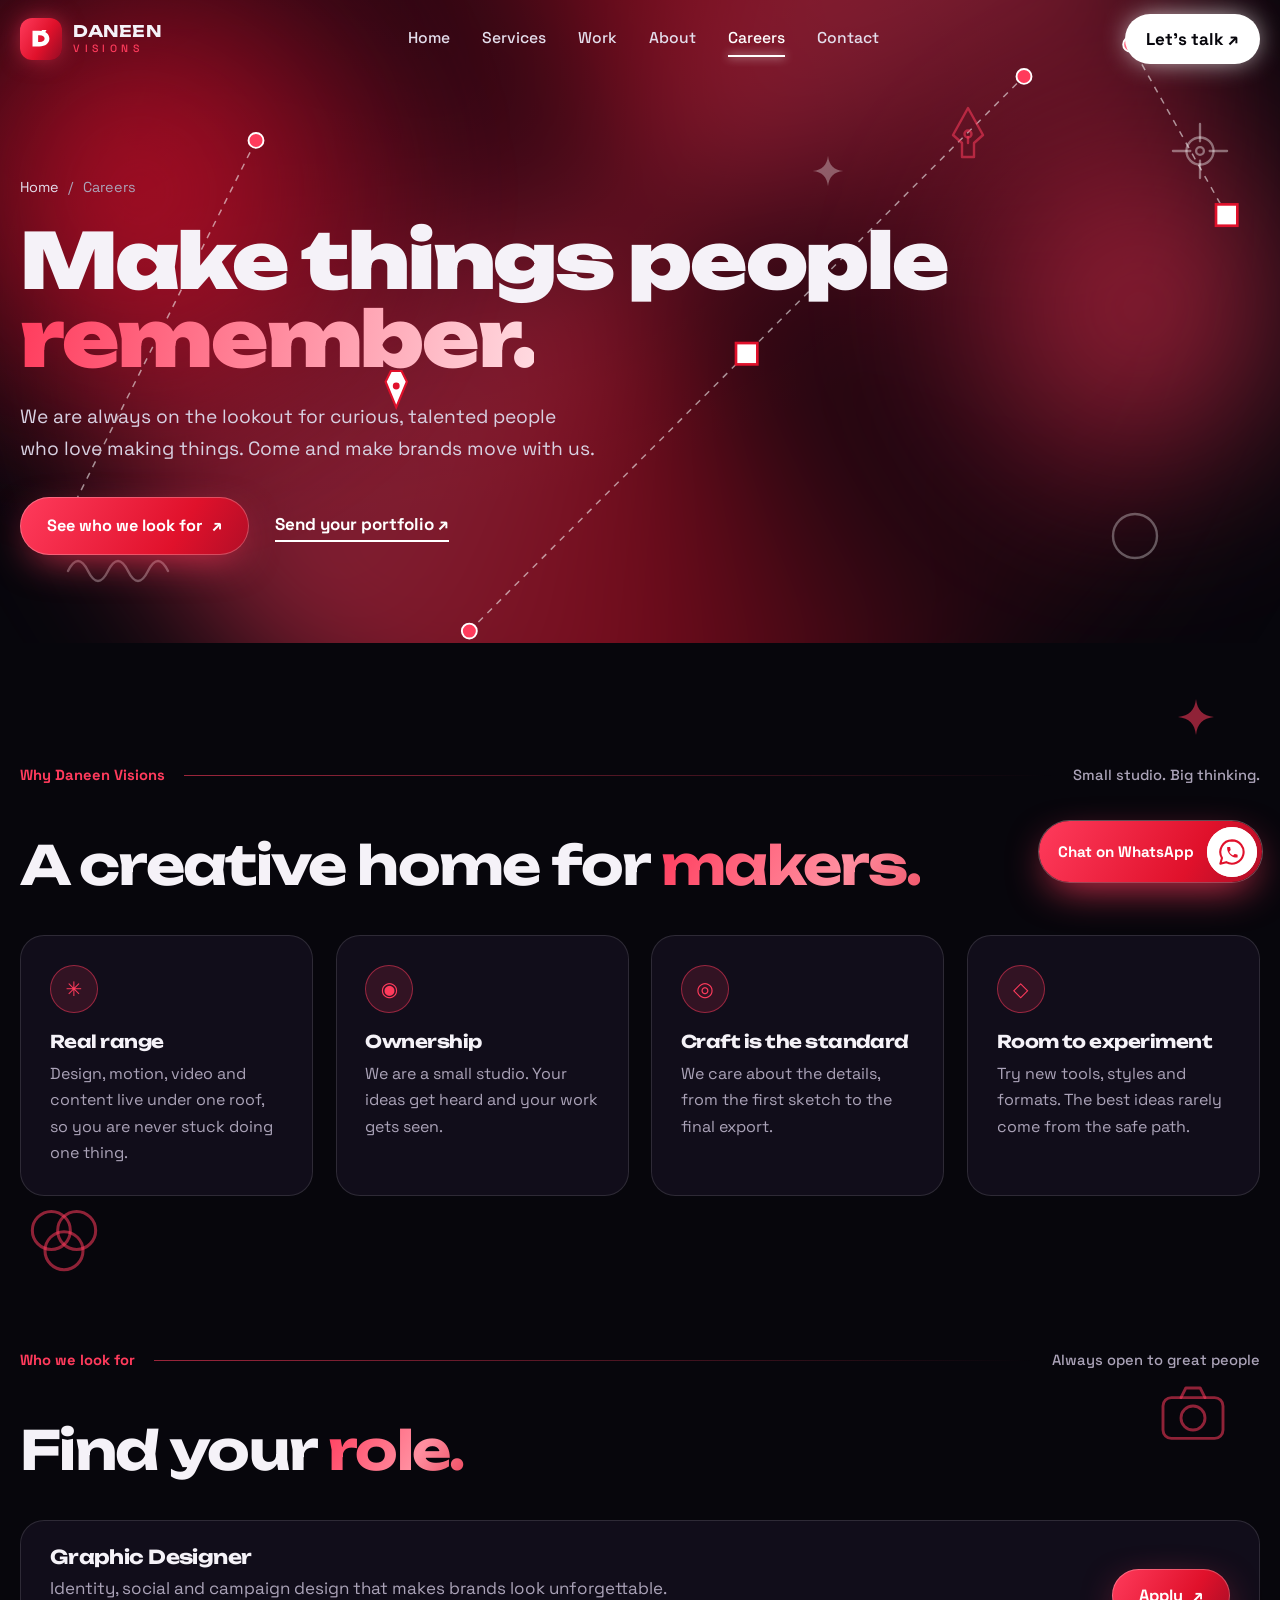
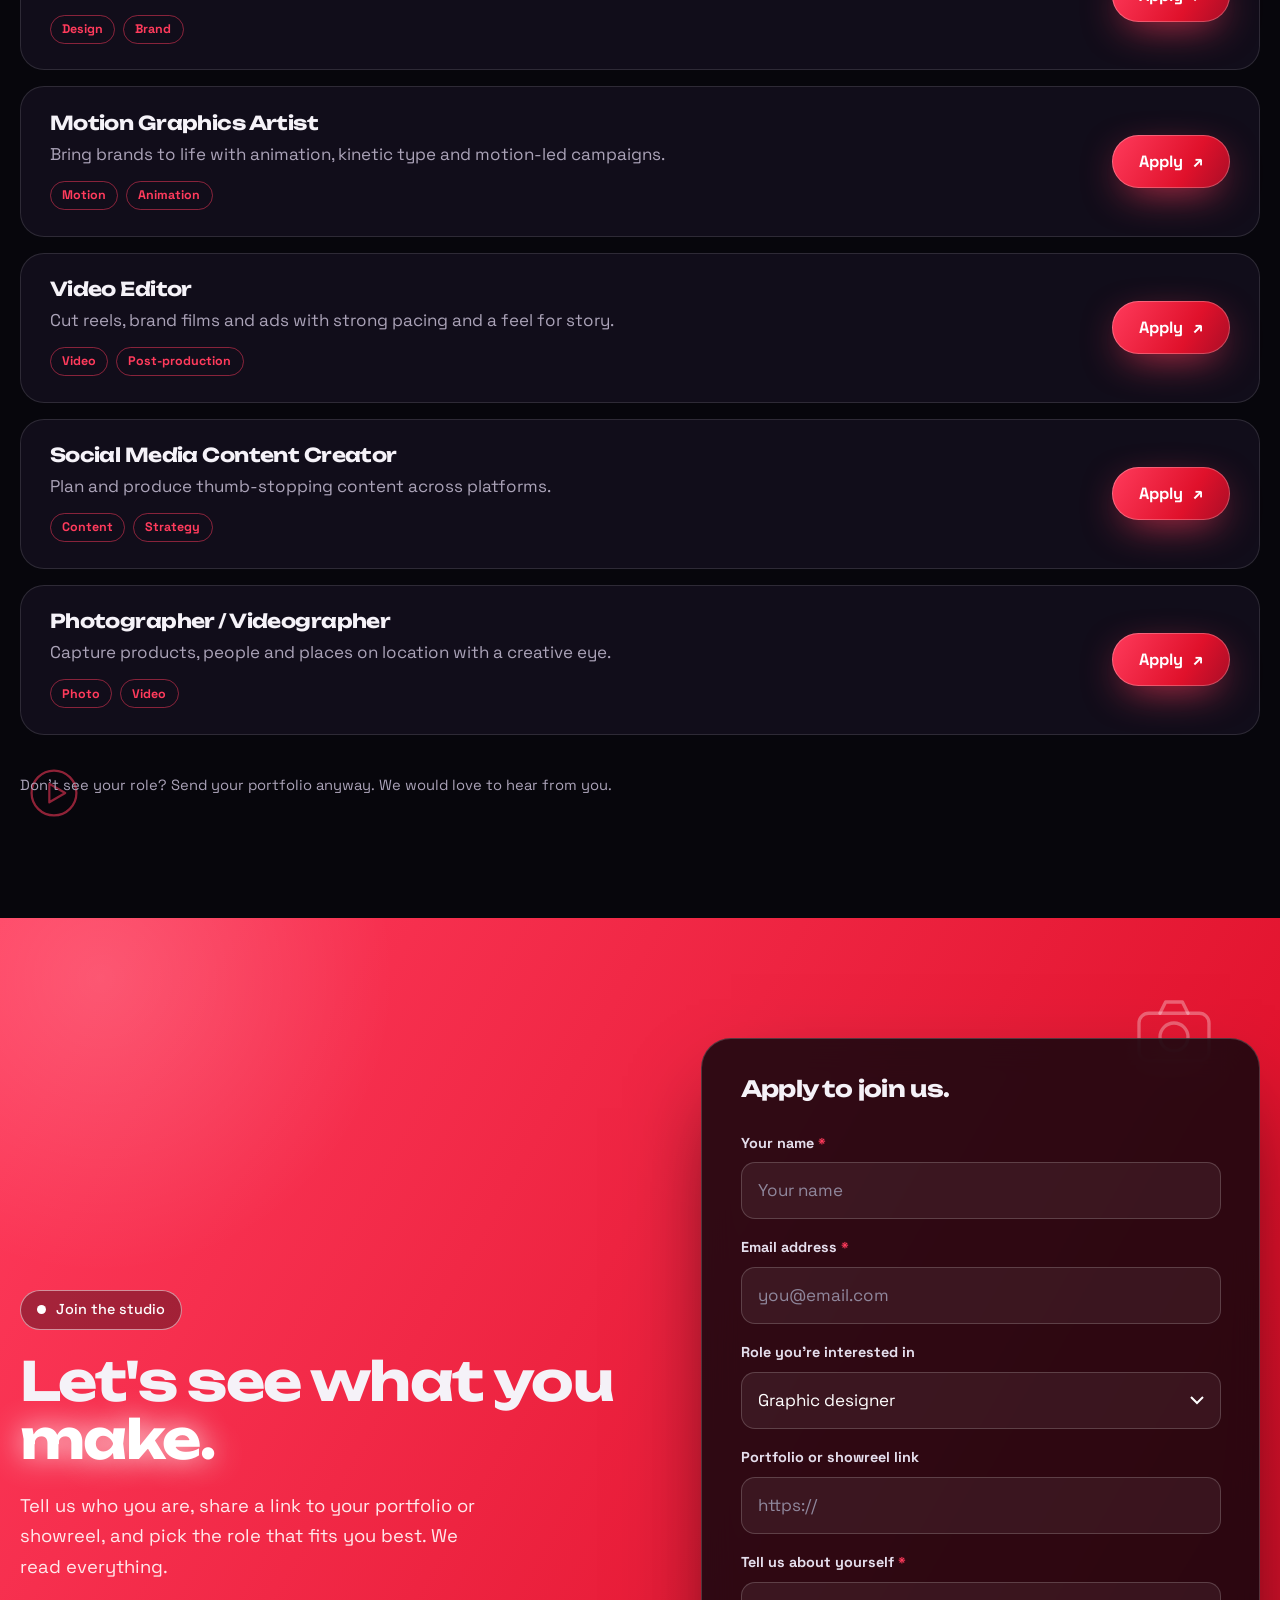
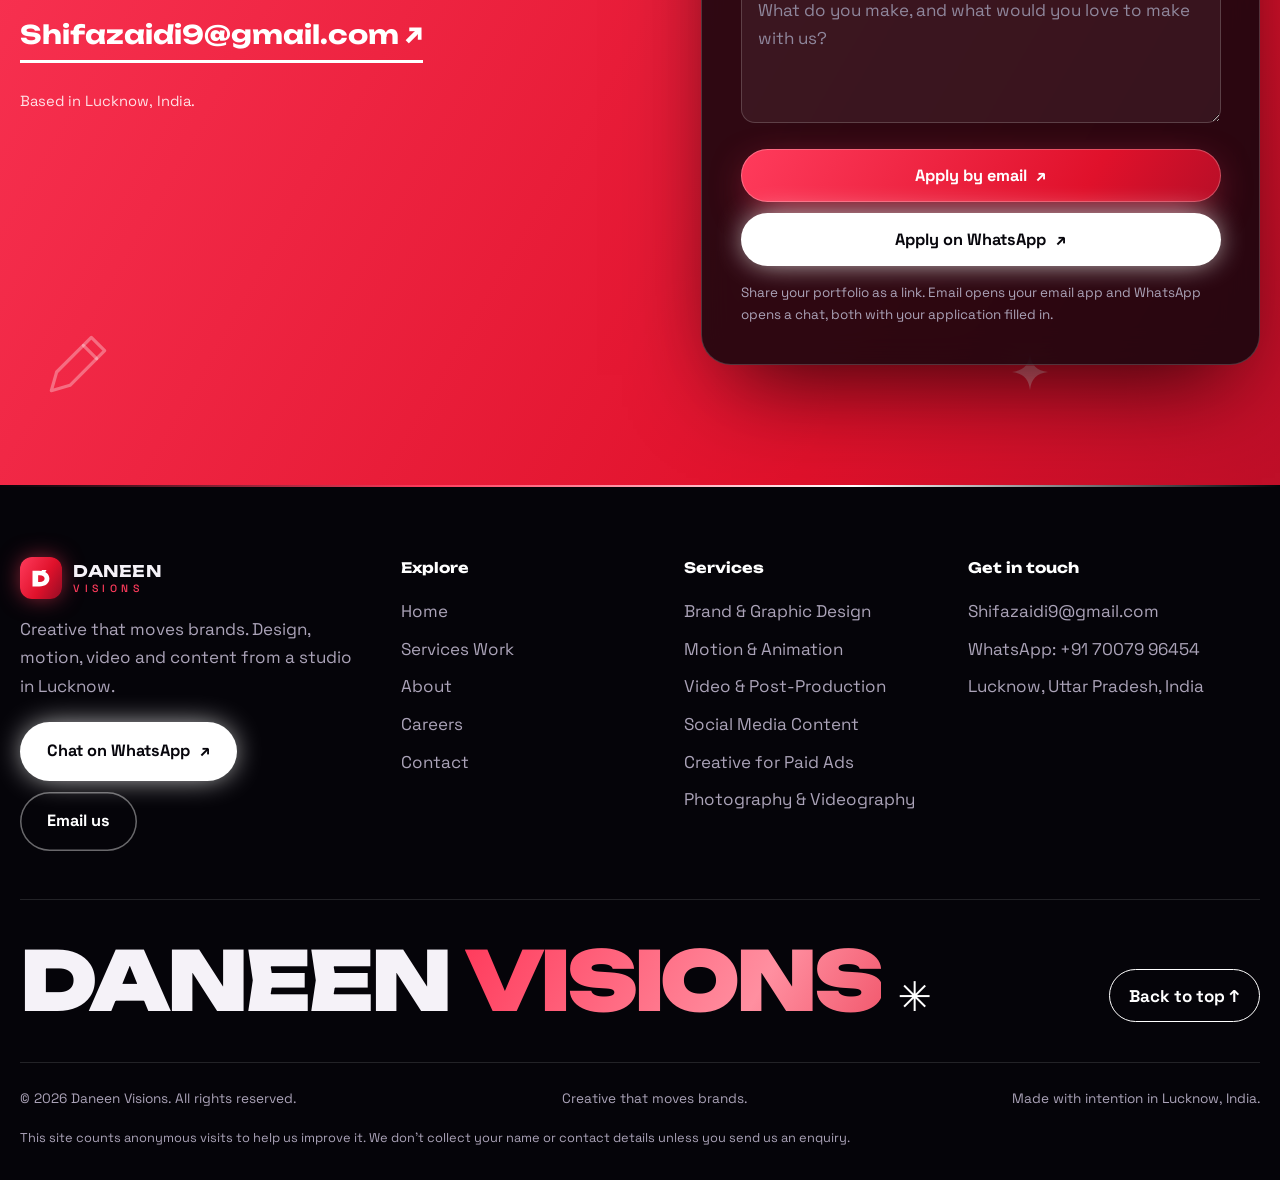
<file: careers.html>
<!DOCTYPE html>
<html lang="en">
<head>
  <meta charset="UTF-8" />
  <meta name="viewport" content="width=device-width, initial-scale=1, viewport-fit=cover" />
  <meta name="theme-color" content="#07060C" />
  <meta name="description" content="Join Daneen Visions, a creative studio in Lucknow. We are always looking for designers, motion artists, editors, content creators and photographers." />
  <meta property="og:type" content="website" />
  <meta property="og:title" content="Careers — Daneen Visions" />
  <meta property="og:description" content="Join Daneen Visions, a creative studio in Lucknow. We are always looking for designers, motion artists, editors, content creators and photographers." />
  <meta property="og:image" content="https://images.unsplash.com/photo-1550684848-fac1c5b4e853?auto=format&fit=crop&w=1200&q=80" />
  <title>Careers — Daneen Visions</title>
  <link rel="icon" href="data:image/svg+xml,%3Csvg xmlns='http://www.w3.org/2000/svg' viewBox='0 0 64 64'%3E%3Cdefs%3E%3ClinearGradient id='g' x1='0' y1='0' x2='1' y2='1'%3E%3Cstop offset='0' stop-color='%23FF3B5C'/%3E%3Cstop offset='1' stop-color='%237B0A22'/%3E%3C/linearGradient%3E%3C/defs%3E%3Crect width='64' height='64' rx='16' fill='url(%23g)'/%3E%3Cpath d='M18 16h13c10 0 16 6 16 16S41 48 31 48H18V16Zm9 8v16h4c5 0 8-3 8-8s-3-8-8-8h-4Z' fill='%23fff'/%3E%3Ccircle cx='48' cy='16' r='5' fill='%23FFFFFF'/%3E%3C/svg%3E" />
  <link rel="preconnect" href="https://fonts.googleapis.com" />
  <link rel="preconnect" href="https://fonts.gstatic.com" crossorigin />
  <link href="https://fonts.googleapis.com/css2?family=Space+Grotesk:wght@400;500;700&family=Unbounded:wght@500;700;900&display=swap" rel="stylesheet" />
  <noscript><style>.ph img{opacity:1!important}[data-reveal]{opacity:1!important;translate:none!important}.wipe{display:none}</style></noscript>
  <link rel="stylesheet" href="styles.css" />
</head>
<body>
  <div class="wipe" aria-hidden="true"></div>
  <div class="progress" id="progress" aria-hidden="true"></div>
  <div class="cursor-glow" id="glow" aria-hidden="true"></div>
  <a class="skip-link" href="#main">Skip to content</a>

  <header class="site-header" id="top">
    <nav class="nav container" aria-label="Main navigation">
      <a href="index.html" class="brand" aria-label="Daneen Visions, homepage">
        <span class="brand-mark" aria-hidden="true"><svg viewBox="0 0 48 48" fill="none"><path d="M8 10h12c11 0 18 5.5 18 14S31 38 20 38H8V10Zm10 8v12h3c5.2 0 8.5-2.2 8.5-6s-3.3-6-8.5-6h-3Z" fill="currentColor"/><path d="m25 9 8 0-4.8 7.5H20l5-7.5Z" fill="#FFFFFF"/></svg></span>
        <span class="brand-wordmark">DANEEN<span>VISIONS</span></span>
      </a>
      <div class="nav-links" id="nav-links">
        <a href="index.html">Home</a>
        <a href="services.html">Services</a>
        <a href="work.html">Work</a>
        <a href="about.html">About</a>
        <a href="careers.html" aria-current="page">Careers</a>
        <a href="contact.html">Contact</a>
        <a class="nav-mobile-contact" href="contact.html">Let's talk ↗</a>
      </div>
      <a class="nav-cta" href="contact.html">Let's talk <span aria-hidden="true">↗</span></a>
      <button class="menu-toggle" aria-label="Open navigation" aria-controls="nav-links" aria-expanded="false"><span></span><span></span></button>
    </nav>
  </header>

  <main id="main">
    <section class="page-hero" data-hero>
      <div class="hero-aurora" aria-hidden="true"></div>
      <div class="hero-blob b1"></div><div class="hero-blob b2"></div>
      <div class="studio-bg" aria-hidden="true"><svg class="curve" viewBox="0 0 1200 700" preserveAspectRatio="xMidYMid slice" aria-hidden="true"><g class="anchors"><line class="handle" x1="60" y1="540" x2="240" y2="180"/><line class="handle" x1="440" y1="640" x2="960" y2="120"/><line class="handle" x1="1150" y1="250" x2="1060" y2="90"/><circle class="hdot" cx="240" cy="180" r="7"/><circle class="hdot" cx="440" cy="640" r="7"/><circle class="hdot" cx="960" cy="120" r="7"/><circle class="hdot" cx="1060" cy="90" r="7"/><rect class="anchor" x="50" y="530" width="20" height="20"/><rect class="anchor" x="690" y="370" width="20" height="20"/><rect class="anchor" x="1140" y="240" width="20" height="20"/></g><path class="line" pathLength="1" d="M60,540 C240,180 440,640 700,380 S1060,90 1150,250"/><g class="nib"><g><animateMotion dur="12s" repeatCount="indefinite" calcMode="linear" keyTimes="0;0.62;1" keyPoints="0;1;1" path="M60,540 C240,180 440,640 700,380 S1060,90 1150,250"/><path d="M0 0 L-10 -24 L-5 -34 L5 -34 L10 -24 Z" fill="#fff" stroke="#E0112B" stroke-width="2"/><circle cx="0" cy="-20" r="3.2" fill="#E0112B"/></g></g></svg><span class="reg"><svg viewBox="0 0 60 60"><circle cx="30" cy="30" r="14"/><circle cx="30" cy="30" r="4"/><path d="M30 2v18M30 40v18M2 30h18M40 30h18"/></svg></span><span class="doodle w sp" style="right:34%;top:24%;width:34px;height:34px;--t:8s;--t2:20s;animation-delay:-0s"><svg viewBox="0 0 60 60"><path class="fill" d="M30 3 C32 20 40 28 57 30 C40 32 32 40 30 57 C28 40 20 32 3 30 C20 28 28 20 30 3Z"/></svg></span><span class="doodle w" style="right:9%;bottom:12%;width:60px;height:60px;--t:11s;--t2:30s;animation-delay:-0s"><svg viewBox="0 0 60 60"><circle cx="30" cy="30" r="22"/></svg></span><span class="doodle w hide-sm" style="left:5%;bottom:9%;width:120px;height:30px;--t:12s;--t2:30s;animation-delay:-1s"><svg viewBox="0 0 120 30"><path d="M4 15 q10 -20 20 0 t20 0 t20 0 t20 0 t20 0"/></svg></span><span class="doodle hide-sm" style="right:22%;top:16%;width:60px;height:60px;--t:10s;--t2:30s;animation-delay:-3s"><svg viewBox="0 0 60 60"><path d="M30 5 L45 32 L36 40 V54 H24 V40 L15 32 Z"/><circle cx="30" cy="31" r="3.5"/><path d="M30 34 V40"/></svg></span></div>
      <div class="container" data-hero-inner>
        <nav class="crumbs" aria-label="Breadcrumb"><a href="index.html">Home</a><span aria-hidden="true">/</span><span aria-current="page">Careers</span></nav>
        <h1>Make things people <em>remember.</em></h1>
        <p class="lead">We are always on the lookout for curious, talented people who love making things. Come and make brands move with us.</p>
        <div class="hero-actions"><a class="button button-primary" href="#roles">See who we look for <span aria-hidden="true">↗</span></a><a class="text-link" href="#apply-form">Send your portfolio <span aria-hidden="true">↗</span></a></div>
      </div>
    </section>

    <section class="section container has-doodles"><div class="doodles" aria-hidden="true"><span class="doodle sp" style="right:5%;top:8%;width:40px;height:40px;--t:8s;--t2:20s;animation-delay:-0s"><svg viewBox="0 0 60 60"><path class="fill" d="M30 3 C32 20 40 28 57 30 C40 32 32 40 30 57 C28 40 20 32 3 30 C20 28 28 20 30 3Z"/></svg></span><span class="doodle hide-sm" style="left:2%;bottom:6%;width:76px;height:76px;--t:10s;--t2:30s;animation-delay:-3s"><svg viewBox="0 0 60 60"><circle cx="20" cy="24" r="15"/><circle cx="40" cy="24" r="15"/><circle cx="30" cy="40" r="15"/></svg></span></div>
      <div class="section-top" data-reveal><span>Why Daneen Visions</span><span class="section-rule"></span><span class="section-side">Small studio. Big thinking.</span></div>
      <h2 data-reveal style="margin-bottom:2.6rem">A creative home for <em>makers.</em></h2>
      <div class="perks"><div class="value" data-reveal style="--d:0.00s"><span class="value-icon" aria-hidden="true">✳</span><h3>Real range</h3><p>Design, motion, video and content live under one roof, so you are never stuck doing one thing.</p></div><div class="value" data-reveal style="--d:0.10s"><span class="value-icon" aria-hidden="true">◉</span><h3>Ownership</h3><p>We are a small studio. Your ideas get heard and your work gets seen.</p></div><div class="value" data-reveal style="--d:0.20s"><span class="value-icon" aria-hidden="true">◎</span><h3>Craft is the standard</h3><p>We care about the details, from the first sketch to the final export.</p></div><div class="value" data-reveal style="--d:0.30s"><span class="value-icon" aria-hidden="true">◇</span><h3>Room to experiment</h3><p>Try new tools, styles and formats. The best ideas rarely come from the safe path.</p></div></div>
    </section>

    <section class="section container has-doodles" id="roles" style="padding-top:2rem"><div class="doodles" aria-hidden="true"><span class="doodle hide-sm" style="right:4%;top:5%;width:72px;height:72px;--t:10s;--t2:30s;animation-delay:-0s"><svg viewBox="0 0 60 60"><rect x="5" y="18" width="50" height="34" rx="7"/><circle cx="30" cy="35" r="10"/><path d="M20 18 L24 10 H36 L40 18"/></svg></span><span class="doodle " style="left:2%;bottom:8%;width:56px;height:56px;--t:9s;--t2:30s;animation-delay:-2s"><svg viewBox="0 0 60 60"><circle cx="30" cy="30" r="24"/><path d="M25 20 L42 30 L25 40 Z"/></svg></span></div>
      <div class="section-top" data-reveal><span>Who we look for</span><span class="section-rule"></span><span class="section-side">Always open to great people</span></div>
      <h2 data-reveal style="margin-bottom:2.6rem">Find your <em>role.</em></h2>
      <div class="roles"><div class="role" data-reveal="right" style="--d:0.00s"><div><h3>Graphic Designer</h3><p>Identity, social and campaign design that makes brands look unforgettable.</p><div class="role-tags"><span>Design</span><span>Brand</span></div></div><button type="button" class="button button-primary" data-apply="graphic">Apply <span aria-hidden="true">↗</span></button></div><div class="role" data-reveal="right" style="--d:0.08s"><div><h3>Motion Graphics Artist</h3><p>Bring brands to life with animation, kinetic type and motion-led campaigns.</p><div class="role-tags"><span>Motion</span><span>Animation</span></div></div><button type="button" class="button button-primary" data-apply="motion">Apply <span aria-hidden="true">↗</span></button></div><div class="role" data-reveal="right" style="--d:0.16s"><div><h3>Video Editor</h3><p>Cut reels, brand films and ads with strong pacing and a feel for story.</p><div class="role-tags"><span>Video</span><span>Post-production</span></div></div><button type="button" class="button button-primary" data-apply="video">Apply <span aria-hidden="true">↗</span></button></div><div class="role" data-reveal="right" style="--d:0.24s"><div><h3>Social Media Content Creator</h3><p>Plan and produce thumb-stopping content across platforms.</p><div class="role-tags"><span>Content</span><span>Strategy</span></div></div><button type="button" class="button button-primary" data-apply="social">Apply <span aria-hidden="true">↗</span></button></div><div class="role" data-reveal="right" style="--d:0.32s"><div><h3>Photographer / Videographer</h3><p>Capture products, people and places on location with a creative eye.</p><div class="role-tags"><span>Photo</span><span>Video</span></div></div><button type="button" class="button button-primary" data-apply="photo">Apply <span aria-hidden="true">↗</span></button></div></div>
      <p class="concept-note">Don't see your role? Send your portfolio anyway. We would love to hear from you.</p>
    </section>

    <section class="contact-section has-doodles" id="apply"><div class="doodles" aria-hidden="true"><span class="doodle w" style="right:5%;top:6%;width:84px;height:84px;--t:11s;--t2:30s;animation-delay:-0s"><svg viewBox="0 0 60 60"><rect x="5" y="18" width="50" height="34" rx="7"/><circle cx="30" cy="35" r="10"/><path d="M20 18 L24 10 H36 L40 18"/></svg></span><span class="doodle w hide-sm" style="left:3%;bottom:7%;width:80px;height:80px;--t:10s;--t2:30s;animation-delay:-3s"><svg viewBox="0 0 60 60"><path d="M10 50 L14 36 L40 10 L50 20 L24 46 Z"/><path d="M34 16 L44 26"/></svg></span><span class="doodle w sp" style="right:18%;bottom:8%;width:40px;height:40px;--t:8s;--t2:18s;animation-delay:-0s"><svg viewBox="0 0 60 60"><path class="fill" d="M30 3 C32 20 40 28 57 30 C40 32 32 40 30 57 C28 40 20 32 3 30 C20 28 28 20 30 3Z"/></svg></span></div><div class="container contact-wrap">
      <div class="contact-copy" data-reveal="left">
        <p class="eyebrow"><span class="pulse" style="background:#fff"></span> Join the studio</p>
        <h2>Let's see what you <em>make.</em></h2>
        <p>Tell us who you are, share a link to your portfolio or showreel, and pick the role that fits you best. We read everything.</p>
        <div class="contact-actions"><a class="contact-email" href="mailto:Shifazaidi9@gmail.com">Shifazaidi9@gmail.com <span aria-hidden="true">↗</span></a></div>
        <p class="contact-location">Based in Lucknow, India.</p>
      </div>
      <form class="contact-form" id="apply-form" data-kind="apply" data-reveal="right" style="--d:.15s">
        <h3>Apply to join us.</h3>
        <label for="app-name">Your name <span>*</span></label>
        <input id="app-name" name="name" placeholder="Your name" required autocomplete="name" />
        <label for="app-email">Email address <span>*</span></label>
        <input id="app-email" name="email" type="email" placeholder="you@email.com" required autocomplete="email" />
        <label for="app-role">Role you're interested in</label>
        <select id="app-role" name="role"><option>Graphic designer</option><option>Motion graphics artist</option><option>Video editor</option><option>Social media content creator</option><option>Photographer / videographer</option><option>Something else</option></select>
        <label for="app-portfolio">Portfolio or showreel link</label>
        <input id="app-portfolio" name="portfolio" type="url" placeholder="https://" autocomplete="url" />
        <label for="app-message">Tell us about yourself <span>*</span></label>
        <textarea id="app-message" name="message" rows="4" required placeholder="What do you make, and what would you love to make with us?"></textarea>
        <div class="form-actions"><button type="submit" class="button button-primary form-submit">Apply by email <span aria-hidden="true">↗</span></button><button type="button" class="button button-white form-submit" data-wa>Apply on WhatsApp <span aria-hidden="true">↗</span></button></div>
        <p class="form-note">Share your portfolio as a link. Email opens your email app and WhatsApp opens a chat, both with your application filled in.</p>
      </form>
    </div></section>
  </main>

  <footer class="footer"><div class="container">
    <div class="footer-grid">
      <div class="footer-brand"><a href="index.html" class="brand" aria-label="Daneen Visions, homepage">
        <span class="brand-mark" aria-hidden="true"><svg viewBox="0 0 48 48" fill="none"><path d="M8 10h12c11 0 18 5.5 18 14S31 38 20 38H8V10Zm10 8v12h3c5.2 0 8.5-2.2 8.5-6s-3.3-6-8.5-6h-3Z" fill="currentColor"/><path d="m25 9 8 0-4.8 7.5H20l5-7.5Z" fill="#FFFFFF"/></svg></span>
        <span class="brand-wordmark">DANEEN<span>VISIONS</span></span>
      </a><p>Creative that moves brands. Design, motion, video and content from a studio in Lucknow.</p><div class="footer-actions"><a class="button button-white" href="https://wa.me/917007996454?text=Hi%20Daneen%20Visions!%20I%27d%20like%20to%20talk%20about%20a%20project." target="_blank" rel="noopener">Chat on WhatsApp <span aria-hidden="true">↗</span></a><a class="button button-outline" href="mailto:Shifazaidi9@gmail.com">Email us</a></div></div>
      <div><h4>Explore</h4><ul><li><a href="index.html">Home</a></li><li><a href="services.html">Services</a>
        <a href="work.html">Work</a></li><li><a href="about.html">About</a></li><li><a href="careers.html">Careers</a></li><li><a href="contact.html">Contact</a></li></ul></div>
      <div><h4>Services</h4><ul><li><a href="services.html#brand">Brand &amp; Graphic Design</a></li><li><a href="services.html#motion">Motion &amp; Animation</a></li><li><a href="services.html#video">Video &amp; Post-Production</a></li><li><a href="services.html#social">Social Media Content</a></li><li><a href="services.html#ads">Creative for Paid Ads</a></li><li><a href="services.html#photo">Photography &amp; Videography</a></li></ul></div>
      <div><h4>Get in touch</h4><ul><li><a href="mailto:Shifazaidi9@gmail.com">Shifazaidi9@gmail.com</a></li><li><a href="https://wa.me/917007996454?text=Hi%20Daneen%20Visions!%20I%27d%20like%20to%20talk%20about%20a%20project." target="_blank" rel="noopener">WhatsApp: +91 70079 96454</a></li><li><a href="https://www.google.com/maps/search/?api=1&query=Lucknow%2C+Uttar+Pradesh%2C+India" target="_blank" rel="noopener">Lucknow, Uttar Pradesh, India</a></li></ul><div data-social-wrap hidden><h4 style="margin-top:1.4rem">Follow us</h4><div class="socials"><a class="chip" data-social="instagram" hidden>Instagram ↗</a><a class="chip" data-social="behance" hidden>Behance ↗</a><a class="chip" data-social="linkedin" hidden>LinkedIn ↗</a><a class="chip" data-social="youtube" hidden>YouTube ↗</a></div></div></div>
    </div>
    <div class="footer-top"><a href="index.html" class="footer-logo">DANEEN<span>VISIONS</span><i>✳</i></a><a href="#top" class="back-top">Back to top ↑</a></div>
    <div class="footer-bottom"><span>© <span data-year>2026</span> Daneen Visions. All rights reserved.</span><span>Creative that moves brands.</span><span>Made with intention in Lucknow, India.</span><span class="privacy">This site counts anonymous visits to help us improve it. We don't collect your name or contact details unless you send us an enquiry.</span></div>
  </div></footer>

  <a class="wa-fab" id="wa-fab" href="https://wa.me/917007996454?text=Hi%20Daneen%20Visions!%20I%27d%20like%20to%20talk%20about%20a%20project." target="_blank" rel="noopener" aria-label="Chat with us on WhatsApp"><span class="wa-text">Chat on WhatsApp</span><span class="wa-icon"><svg viewBox="0 0 24 24" fill="none" aria-hidden="true"><path d="M12 2a10 10 0 0 0-8.6 15.1L2 22l5-1.3A10 10 0 1 0 12 2z" stroke="currentColor" stroke-width="1.8" stroke-linejoin="round"/><g transform="translate(6.3 6.3) scale(.5)"><path fill="currentColor" d="M6.62 10.79c1.44 2.83 3.76 5.14 6.59 6.59l2.2-2.2c.27-.27.67-.36 1.02-.24 1.12.37 2.33.57 3.57.57.55 0 1 .45 1 1V20c0 .55-.45 1-1 1-9.39 0-17-7.61-17-17 0-.55.45-1 1-1h3.5c.55 0 1 .45 1 1 0 1.25.2 2.45.57 3.57.11.35.03.74-.25 1.02l-2.2 2.2z"/></g></svg></span></a>

  <script src="script.js"></script>
</body>
</html>
</file>
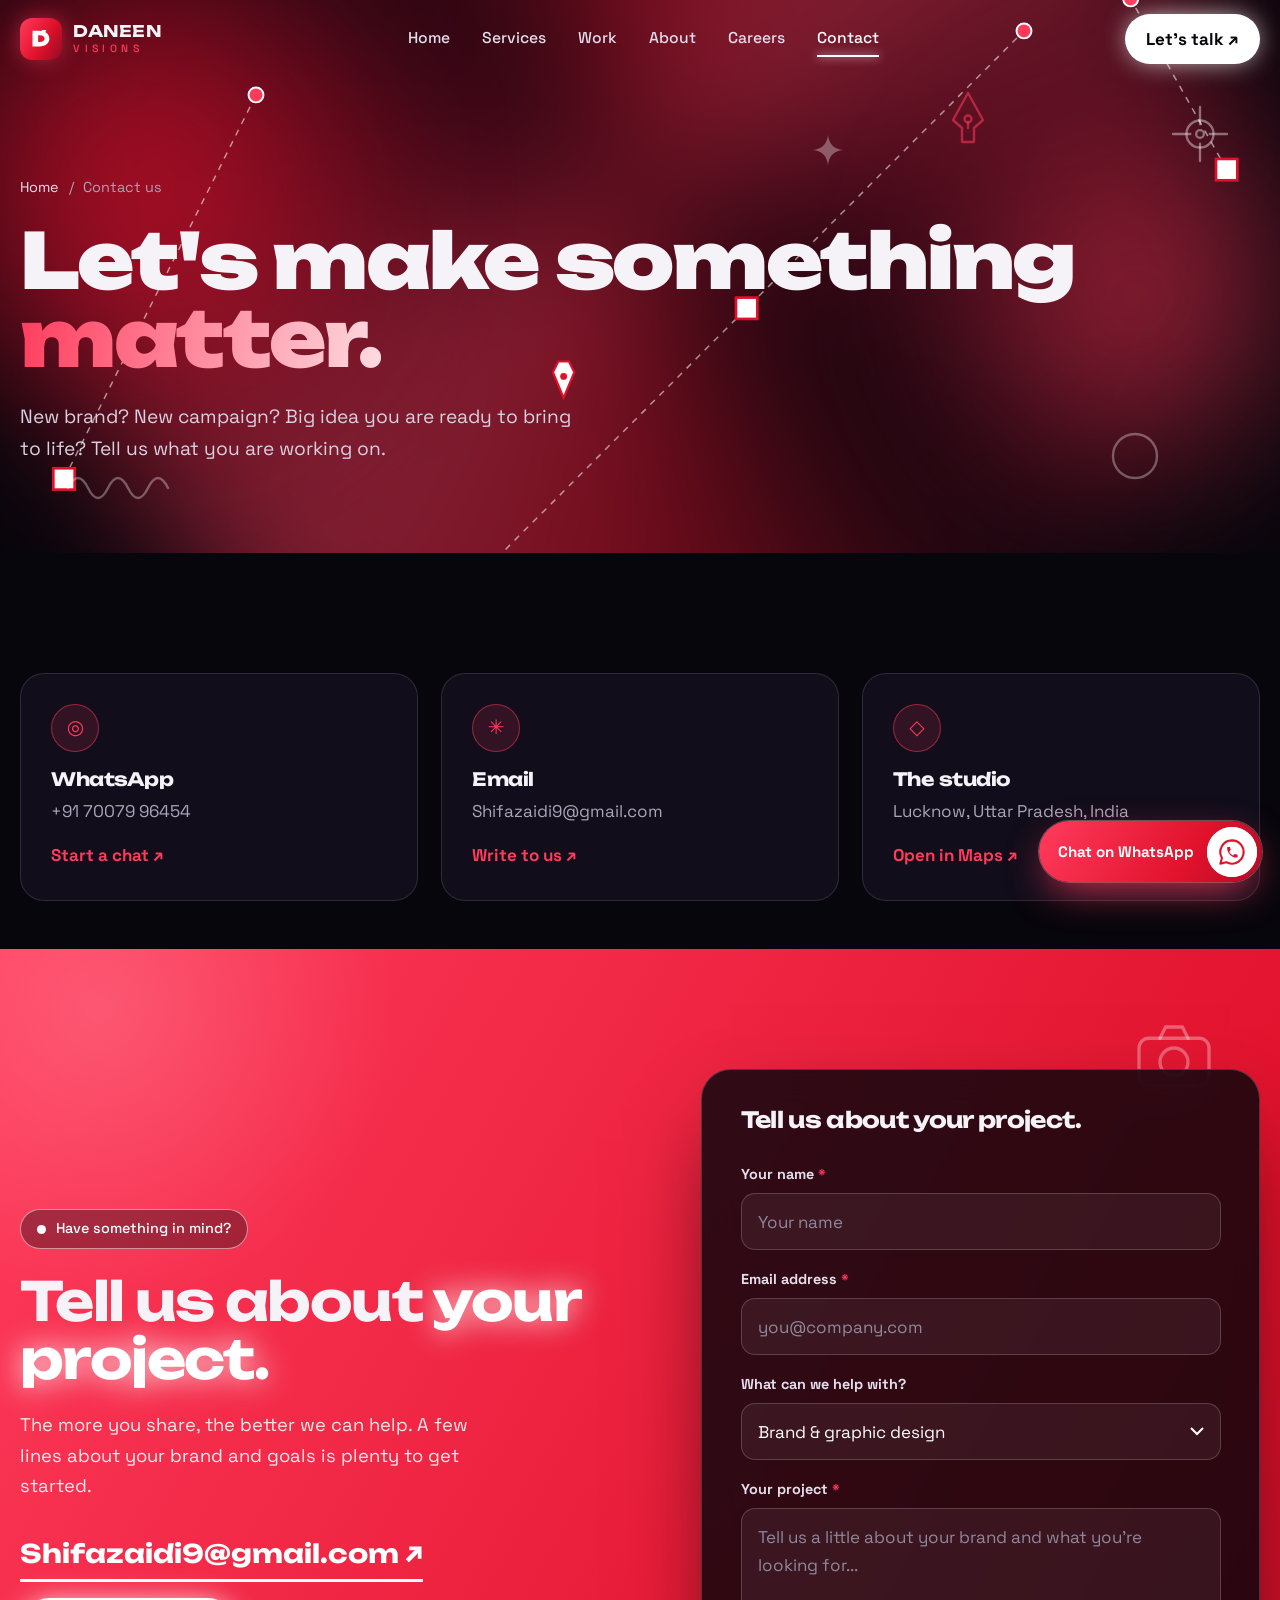
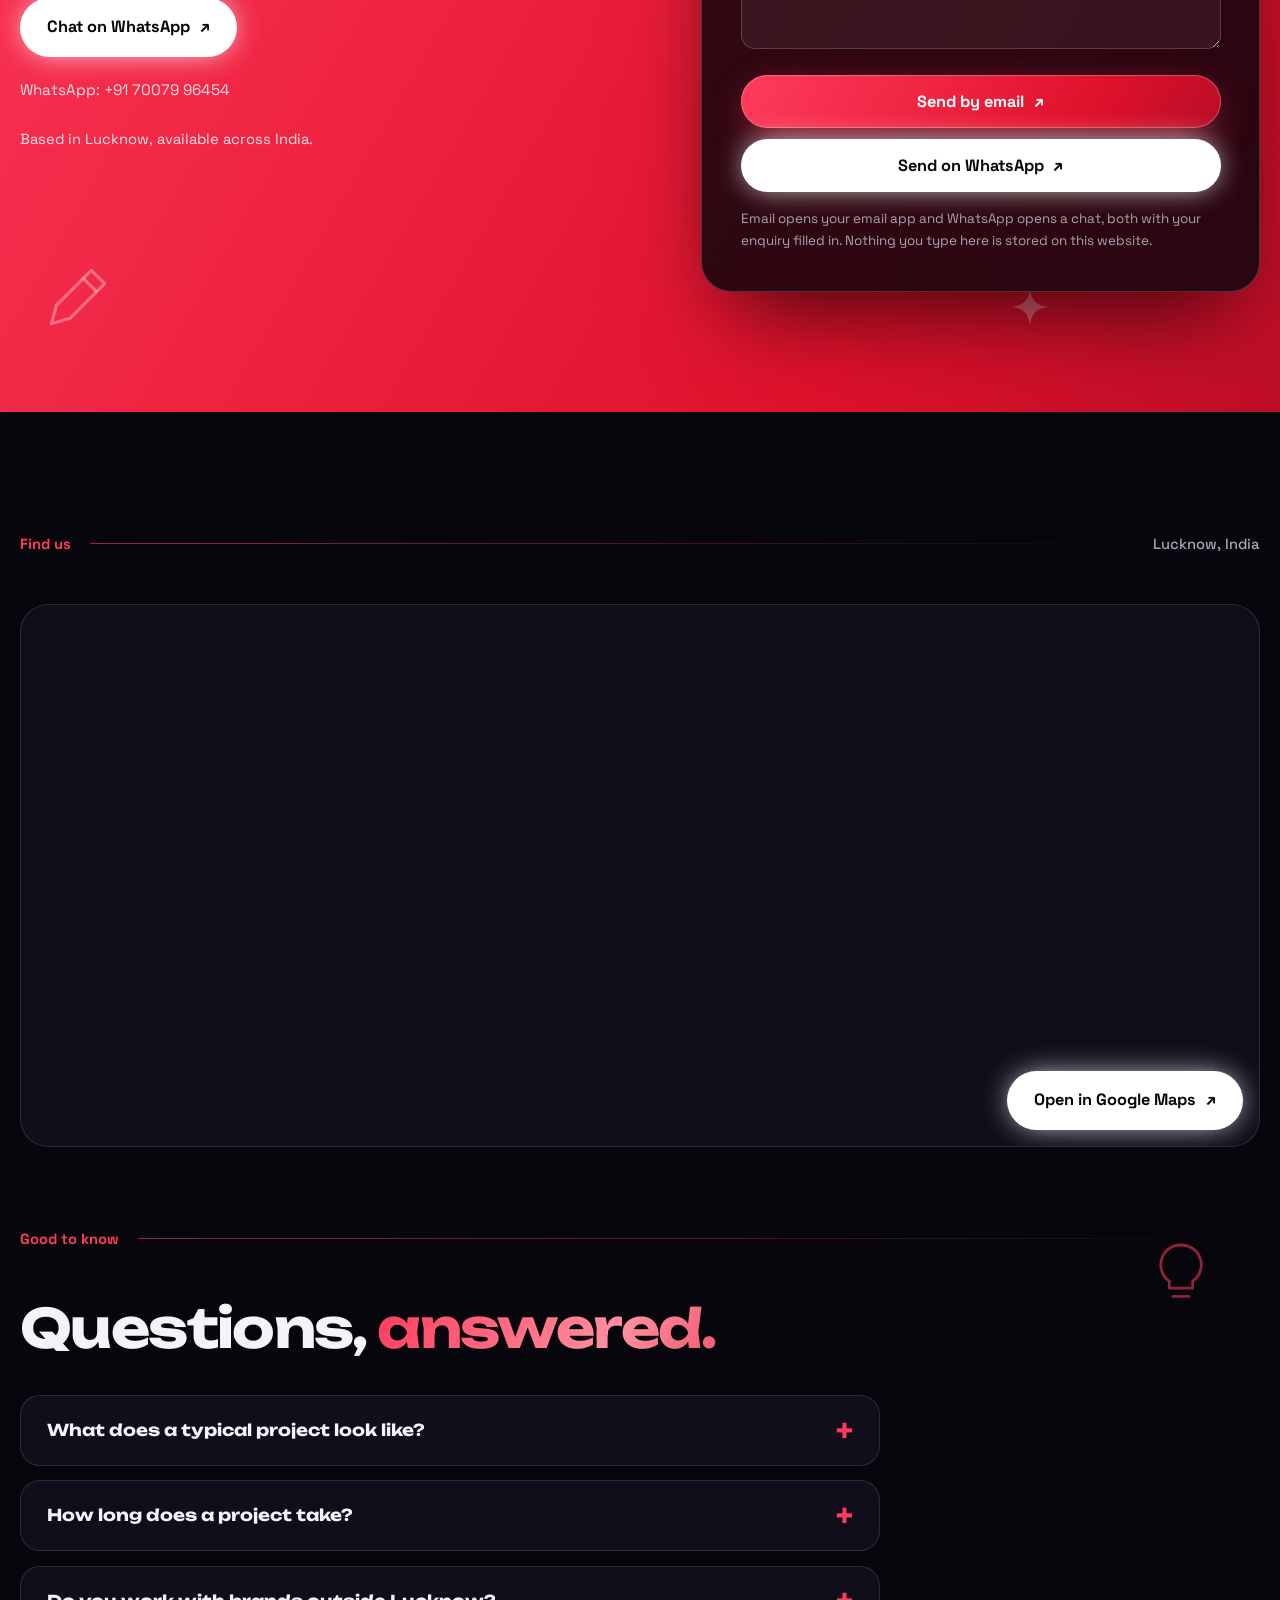
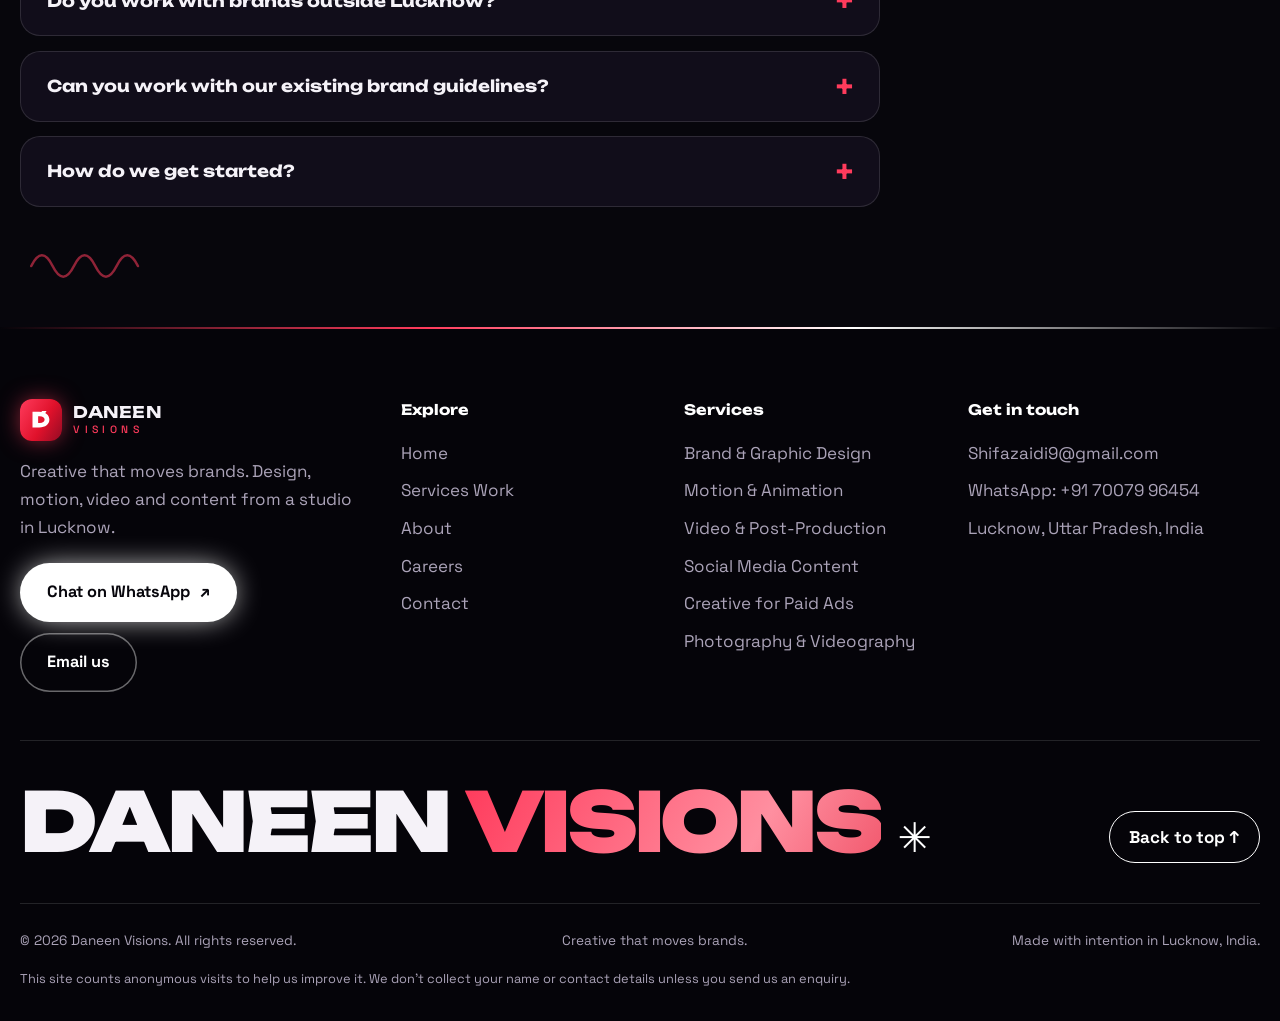
<file: contact.html>
<!DOCTYPE html>
<html lang="en">
<head>
  <meta charset="UTF-8" />
  <meta name="viewport" content="width=device-width, initial-scale=1, viewport-fit=cover" />
  <meta name="theme-color" content="#07060C" />
  <meta name="description" content="Contact Daneen Visions in Lucknow. Message us on WhatsApp, send an email, or fill in the project form." />
  <meta property="og:type" content="website" />
  <meta property="og:title" content="Contact — Daneen Visions" />
  <meta property="og:description" content="Contact Daneen Visions in Lucknow. Message us on WhatsApp, send an email, or fill in the project form." />
  <meta property="og:image" content="https://images.unsplash.com/photo-1550684848-fac1c5b4e853?auto=format&fit=crop&w=1200&q=80" />
  <title>Contact — Daneen Visions</title>
  <link rel="icon" href="data:image/svg+xml,%3Csvg xmlns='http://www.w3.org/2000/svg' viewBox='0 0 64 64'%3E%3Cdefs%3E%3ClinearGradient id='g' x1='0' y1='0' x2='1' y2='1'%3E%3Cstop offset='0' stop-color='%23FF3B5C'/%3E%3Cstop offset='1' stop-color='%237B0A22'/%3E%3C/linearGradient%3E%3C/defs%3E%3Crect width='64' height='64' rx='16' fill='url(%23g)'/%3E%3Cpath d='M18 16h13c10 0 16 6 16 16S41 48 31 48H18V16Zm9 8v16h4c5 0 8-3 8-8s-3-8-8-8h-4Z' fill='%23fff'/%3E%3Ccircle cx='48' cy='16' r='5' fill='%23FFFFFF'/%3E%3C/svg%3E" />
  <link rel="preconnect" href="https://fonts.googleapis.com" />
  <link rel="preconnect" href="https://fonts.gstatic.com" crossorigin />
  <link href="https://fonts.googleapis.com/css2?family=Space+Grotesk:wght@400;500;700&family=Unbounded:wght@500;700;900&display=swap" rel="stylesheet" />
  <noscript><style>.ph img{opacity:1!important}[data-reveal]{opacity:1!important;translate:none!important}.wipe{display:none}</style></noscript>
  <link rel="stylesheet" href="styles.css" />
</head>
<body>
  <div class="wipe" aria-hidden="true"></div>
  <div class="progress" id="progress" aria-hidden="true"></div>
  <div class="cursor-glow" id="glow" aria-hidden="true"></div>
  <a class="skip-link" href="#main">Skip to content</a>

  <header class="site-header" id="top">
    <nav class="nav container" aria-label="Main navigation">
      <a href="index.html" class="brand" aria-label="Daneen Visions, homepage">
        <span class="brand-mark" aria-hidden="true"><svg viewBox="0 0 48 48" fill="none"><path d="M8 10h12c11 0 18 5.5 18 14S31 38 20 38H8V10Zm10 8v12h3c5.2 0 8.5-2.2 8.5-6s-3.3-6-8.5-6h-3Z" fill="currentColor"/><path d="m25 9 8 0-4.8 7.5H20l5-7.5Z" fill="#FFFFFF"/></svg></span>
        <span class="brand-wordmark">DANEEN<span>VISIONS</span></span>
      </a>
      <div class="nav-links" id="nav-links">
        <a href="index.html">Home</a>
        <a href="services.html">Services</a>
        <a href="work.html">Work</a>
        <a href="about.html">About</a>
        <a href="careers.html">Careers</a>
        <a href="contact.html" aria-current="page">Contact</a>
        <a class="nav-mobile-contact" href="contact.html">Let's talk ↗</a>
      </div>
      <a class="nav-cta" href="contact.html">Let's talk <span aria-hidden="true">↗</span></a>
      <button class="menu-toggle" aria-label="Open navigation" aria-controls="nav-links" aria-expanded="false"><span></span><span></span></button>
    </nav>
  </header>

  <main id="main">
    <section class="page-hero" data-hero>
      <div class="hero-aurora" aria-hidden="true"></div>
      <div class="hero-blob b1"></div><div class="hero-blob b2"></div>
      <div class="studio-bg" aria-hidden="true"><svg class="curve" viewBox="0 0 1200 700" preserveAspectRatio="xMidYMid slice" aria-hidden="true"><g class="anchors"><line class="handle" x1="60" y1="540" x2="240" y2="180"/><line class="handle" x1="440" y1="640" x2="960" y2="120"/><line class="handle" x1="1150" y1="250" x2="1060" y2="90"/><circle class="hdot" cx="240" cy="180" r="7"/><circle class="hdot" cx="440" cy="640" r="7"/><circle class="hdot" cx="960" cy="120" r="7"/><circle class="hdot" cx="1060" cy="90" r="7"/><rect class="anchor" x="50" y="530" width="20" height="20"/><rect class="anchor" x="690" y="370" width="20" height="20"/><rect class="anchor" x="1140" y="240" width="20" height="20"/></g><path class="line" pathLength="1" d="M60,540 C240,180 440,640 700,380 S1060,90 1150,250"/><g class="nib"><g><animateMotion dur="12s" repeatCount="indefinite" calcMode="linear" keyTimes="0;0.62;1" keyPoints="0;1;1" path="M60,540 C240,180 440,640 700,380 S1060,90 1150,250"/><path d="M0 0 L-10 -24 L-5 -34 L5 -34 L10 -24 Z" fill="#fff" stroke="#E0112B" stroke-width="2"/><circle cx="0" cy="-20" r="3.2" fill="#E0112B"/></g></g></svg><span class="reg"><svg viewBox="0 0 60 60"><circle cx="30" cy="30" r="14"/><circle cx="30" cy="30" r="4"/><path d="M30 2v18M30 40v18M2 30h18M40 30h18"/></svg></span><span class="doodle w sp" style="right:34%;top:24%;width:34px;height:34px;--t:8s;--t2:20s;animation-delay:-0s"><svg viewBox="0 0 60 60"><path class="fill" d="M30 3 C32 20 40 28 57 30 C40 32 32 40 30 57 C28 40 20 32 3 30 C20 28 28 20 30 3Z"/></svg></span><span class="doodle w" style="right:9%;bottom:12%;width:60px;height:60px;--t:11s;--t2:30s;animation-delay:-0s"><svg viewBox="0 0 60 60"><circle cx="30" cy="30" r="22"/></svg></span><span class="doodle w hide-sm" style="left:5%;bottom:9%;width:120px;height:30px;--t:12s;--t2:30s;animation-delay:-1s"><svg viewBox="0 0 120 30"><path d="M4 15 q10 -20 20 0 t20 0 t20 0 t20 0 t20 0"/></svg></span><span class="doodle hide-sm" style="right:22%;top:16%;width:60px;height:60px;--t:10s;--t2:30s;animation-delay:-3s"><svg viewBox="0 0 60 60"><path d="M30 5 L45 32 L36 40 V54 H24 V40 L15 32 Z"/><circle cx="30" cy="31" r="3.5"/><path d="M30 34 V40"/></svg></span></div>
      <div class="container" data-hero-inner>
        <nav class="crumbs" aria-label="Breadcrumb"><a href="index.html">Home</a><span aria-hidden="true">/</span><span aria-current="page">Contact us</span></nav>
        <h1>Let's make something <em>matter.</em></h1>
        <p class="lead">New brand? New campaign? Big idea you are ready to bring to life? Tell us what you are working on.</p>
      </div>
    </section>

    <section class="section container" style="padding-bottom:3rem"><div class="info-grid"><a class="info-card" href="https://wa.me/917007996454?text=Hi%20Daneen%20Visions!%20I%27d%20like%20to%20talk%20about%20a%20project." target="_blank" rel="noopener" data-reveal><span class="value-icon" aria-hidden="true">◎</span><h3>WhatsApp</h3><p>+91 70079 96454</p><span class="go">Start a chat <span aria-hidden="true">↗</span></span></a><a class="info-card" href="mailto:Shifazaidi9@gmail.com" data-reveal style="--d:.1s"><span class="value-icon" aria-hidden="true">✳</span><h3>Email</h3><p>Shifazaidi9@gmail.com</p><span class="go">Write to us <span aria-hidden="true">↗</span></span></a><a class="info-card" href="https://www.google.com/maps/search/?api=1&query=Lucknow%2C+Uttar+Pradesh%2C+India" target="_blank" rel="noopener" data-reveal style="--d:.2s"><span class="value-icon" aria-hidden="true">◇</span><h3>The studio</h3><p>Lucknow, Uttar Pradesh, India</p><span class="go">Open in Maps <span aria-hidden="true">↗</span></span></a></div></section>

    <section class="contact-section has-doodles" id="contact"><div class="doodles" aria-hidden="true"><span class="doodle w" style="right:5%;top:6%;width:84px;height:84px;--t:11s;--t2:30s;animation-delay:-0s"><svg viewBox="0 0 60 60"><rect x="5" y="18" width="50" height="34" rx="7"/><circle cx="30" cy="35" r="10"/><path d="M20 18 L24 10 H36 L40 18"/></svg></span><span class="doodle w hide-sm" style="left:3%;bottom:7%;width:80px;height:80px;--t:10s;--t2:30s;animation-delay:-3s"><svg viewBox="0 0 60 60"><path d="M10 50 L14 36 L40 10 L50 20 L24 46 Z"/><path d="M34 16 L44 26"/></svg></span><span class="doodle w sp" style="right:18%;bottom:8%;width:40px;height:40px;--t:8s;--t2:18s;animation-delay:-0s"><svg viewBox="0 0 60 60"><path class="fill" d="M30 3 C32 20 40 28 57 30 C40 32 32 40 30 57 C28 40 20 32 3 30 C20 28 28 20 30 3Z"/></svg></span></div><div class="container contact-wrap">
      <div class="contact-copy" data-reveal="left">
        <p class="eyebrow"><span class="pulse" style="background:#fff"></span> Have something in mind?</p>
        <h2>Tell us about <em>your project.</em></h2>
        <p>The more you share, the better we can help. A few lines about your brand and goals is plenty to get started.</p>
        <div class="contact-actions"><a class="contact-email" href="mailto:Shifazaidi9@gmail.com">Shifazaidi9@gmail.com <span aria-hidden="true">↗</span></a><a class="button button-white" href="https://wa.me/917007996454?text=Hi%20Daneen%20Visions!%20I%27d%20like%20to%20talk%20about%20a%20project." target="_blank" rel="noopener">Chat on WhatsApp <span aria-hidden="true">↗</span></a></div>
        <span class="wa-number">WhatsApp: +91 70079 96454</span>
        <p class="contact-location">Based in Lucknow, available across India.</p>
      </div>
      <form class="contact-form" id="enquiry-form" data-kind="enquiry" data-reveal="right" style="--d:.15s">
        <h3>Tell us about your project.</h3>
        <label for="client-name">Your name <span>*</span></label>
        <input id="client-name" name="name" placeholder="Your name" required autocomplete="name" />
        <label for="client-email">Email address <span>*</span></label>
        <input id="client-email" name="email" type="email" placeholder="you@company.com" required autocomplete="email" />
        <label for="client-service">What can we help with?</label>
        <select id="client-service" name="service"><option>Brand &amp; graphic design</option><option>Motion graphics &amp; animation</option><option>Video editing &amp; production</option><option>Social media content</option><option>Ad creative production</option><option>Photography &amp; videography</option><option>Not sure yet</option></select>
        <label for="client-message">Your project <span>*</span></label>
        <textarea id="client-message" name="message" rows="4" required placeholder="Tell us a little about your brand and what you're looking for..."></textarea>
        <div class="form-actions"><button type="submit" class="button button-primary form-submit">Send by email <span aria-hidden="true">↗</span></button><button type="button" class="button button-white form-submit" data-wa>Send on WhatsApp <span aria-hidden="true">↗</span></button></div>
        <p class="form-note">Email opens your email app and WhatsApp opens a chat, both with your enquiry filled in. Nothing you type here is stored on this website.</p>
      </form>
    </div></section>

    <section class="section container" style="padding-bottom:2rem">
      <div class="section-top" data-reveal><span>Find us</span><span class="section-rule"></span><span class="section-side">Lucknow, India</span></div>
      <div class="map-wrap" data-reveal="zoom"><iframe title="Map of Lucknow, India" loading="lazy" referrerpolicy="no-referrer-when-downgrade" src="https://www.google.com/maps?q=Lucknow%2C%20Uttar%20Pradesh%2C%20India&amp;output=embed"></iframe><a class="button button-white" href="https://www.google.com/maps/search/?api=1&query=Lucknow%2C+Uttar+Pradesh%2C+India" target="_blank" rel="noopener">Open in Google Maps <span aria-hidden="true">↗</span></a></div>
    </section>

    <section class="section container has-doodles" style="padding-top:3rem"><div class="doodles" aria-hidden="true"><span class="doodle hide-sm" style="right:5%;top:8%;width:70px;height:70px;--t:10s;--t2:30s;animation-delay:-0s"><svg viewBox="0 0 60 60"><path d="M30 6 a17 17 0 0 1 10 31 v6 H20 v-6 A17 17 0 0 1 30 6Z"/><path d="M23 50 h14"/></svg></span><span class="doodle hide-sm" style="left:2%;bottom:6%;width:130px;height:32px;--t:12s;--t2:30s;animation-delay:-0s"><svg viewBox="0 0 120 30"><path d="M4 15 q10 -20 20 0 t20 0 t20 0 t20 0 t20 0"/></svg></span></div>
      <div class="section-top" data-reveal><span>Good to know</span><span class="section-rule"></span></div>
      <h2 data-reveal style="margin-bottom:2.4rem">Questions, <em>answered.</em></h2>
      <div class="faq-list"><details class="faq" data-reveal style="--d:0.00s"><summary>What does a typical project look like?</summary><p>We start with a short conversation to understand your brand and goals, then share a plan, creative direction and timeline before any production begins.</p></details><details class="faq" data-reveal style="--d:0.08s"><summary>How long does a project take?</summary><p>It depends on the scope. A set of social creatives moves faster than a brand identity or a film. After the first conversation we give you a realistic timeline.</p></details><details class="faq" data-reveal style="--d:0.16s"><summary>Do you work with brands outside Lucknow?</summary><p>Yes. We work with brands across India and collaborate remotely. On-location shoots happen in and around Lucknow.</p></details><details class="faq" data-reveal style="--d:0.24s"><summary>Can you work with our existing brand guidelines?</summary><p>Absolutely. We are happy to build on what you already have, or refresh it if it is time for a change.</p></details><details class="faq" data-reveal style="--d:0.32s"><summary>How do we get started?</summary><p>Send us a message on WhatsApp, email us, or fill in the form above. Tell us a little about your brand and what you have in mind and we will take it from there.</p></details></div>
    </section>
  </main>

  <footer class="footer"><div class="container">
    <div class="footer-grid">
      <div class="footer-brand"><a href="index.html" class="brand" aria-label="Daneen Visions, homepage">
        <span class="brand-mark" aria-hidden="true"><svg viewBox="0 0 48 48" fill="none"><path d="M8 10h12c11 0 18 5.5 18 14S31 38 20 38H8V10Zm10 8v12h3c5.2 0 8.5-2.2 8.5-6s-3.3-6-8.5-6h-3Z" fill="currentColor"/><path d="m25 9 8 0-4.8 7.5H20l5-7.5Z" fill="#FFFFFF"/></svg></span>
        <span class="brand-wordmark">DANEEN<span>VISIONS</span></span>
      </a><p>Creative that moves brands. Design, motion, video and content from a studio in Lucknow.</p><div class="footer-actions"><a class="button button-white" href="https://wa.me/917007996454?text=Hi%20Daneen%20Visions!%20I%27d%20like%20to%20talk%20about%20a%20project." target="_blank" rel="noopener">Chat on WhatsApp <span aria-hidden="true">↗</span></a><a class="button button-outline" href="mailto:Shifazaidi9@gmail.com">Email us</a></div></div>
      <div><h4>Explore</h4><ul><li><a href="index.html">Home</a></li><li><a href="services.html">Services</a>
        <a href="work.html">Work</a></li><li><a href="about.html">About</a></li><li><a href="careers.html">Careers</a></li><li><a href="contact.html">Contact</a></li></ul></div>
      <div><h4>Services</h4><ul><li><a href="services.html#brand">Brand &amp; Graphic Design</a></li><li><a href="services.html#motion">Motion &amp; Animation</a></li><li><a href="services.html#video">Video &amp; Post-Production</a></li><li><a href="services.html#social">Social Media Content</a></li><li><a href="services.html#ads">Creative for Paid Ads</a></li><li><a href="services.html#photo">Photography &amp; Videography</a></li></ul></div>
      <div><h4>Get in touch</h4><ul><li><a href="mailto:Shifazaidi9@gmail.com">Shifazaidi9@gmail.com</a></li><li><a href="https://wa.me/917007996454?text=Hi%20Daneen%20Visions!%20I%27d%20like%20to%20talk%20about%20a%20project." target="_blank" rel="noopener">WhatsApp: +91 70079 96454</a></li><li><a href="https://www.google.com/maps/search/?api=1&query=Lucknow%2C+Uttar+Pradesh%2C+India" target="_blank" rel="noopener">Lucknow, Uttar Pradesh, India</a></li></ul><div data-social-wrap hidden><h4 style="margin-top:1.4rem">Follow us</h4><div class="socials"><a class="chip" data-social="instagram" hidden>Instagram ↗</a><a class="chip" data-social="behance" hidden>Behance ↗</a><a class="chip" data-social="linkedin" hidden>LinkedIn ↗</a><a class="chip" data-social="youtube" hidden>YouTube ↗</a></div></div></div>
    </div>
    <div class="footer-top"><a href="index.html" class="footer-logo">DANEEN<span>VISIONS</span><i>✳</i></a><a href="#top" class="back-top">Back to top ↑</a></div>
    <div class="footer-bottom"><span>© <span data-year>2026</span> Daneen Visions. All rights reserved.</span><span>Creative that moves brands.</span><span>Made with intention in Lucknow, India.</span><span class="privacy">This site counts anonymous visits to help us improve it. We don't collect your name or contact details unless you send us an enquiry.</span></div>
  </div></footer>

  <a class="wa-fab" id="wa-fab" href="https://wa.me/917007996454?text=Hi%20Daneen%20Visions!%20I%27d%20like%20to%20talk%20about%20a%20project." target="_blank" rel="noopener" aria-label="Chat with us on WhatsApp"><span class="wa-text">Chat on WhatsApp</span><span class="wa-icon"><svg viewBox="0 0 24 24" fill="none" aria-hidden="true"><path d="M12 2a10 10 0 0 0-8.6 15.1L2 22l5-1.3A10 10 0 1 0 12 2z" stroke="currentColor" stroke-width="1.8" stroke-linejoin="round"/><g transform="translate(6.3 6.3) scale(.5)"><path fill="currentColor" d="M6.62 10.79c1.44 2.83 3.76 5.14 6.59 6.59l2.2-2.2c.27-.27.67-.36 1.02-.24 1.12.37 2.33.57 3.57.57.55 0 1 .45 1 1V20c0 .55-.45 1-1 1-9.39 0-17-7.61-17-17 0-.55.45-1 1-1h3.5c.55 0 1 .45 1 1 0 1.25.2 2.45.57 3.57.11.35.03.74-.25 1.02l-2.2 2.2z"/></g></svg></span></a>

  <script src="script.js"></script>
</body>
</html>
</file>
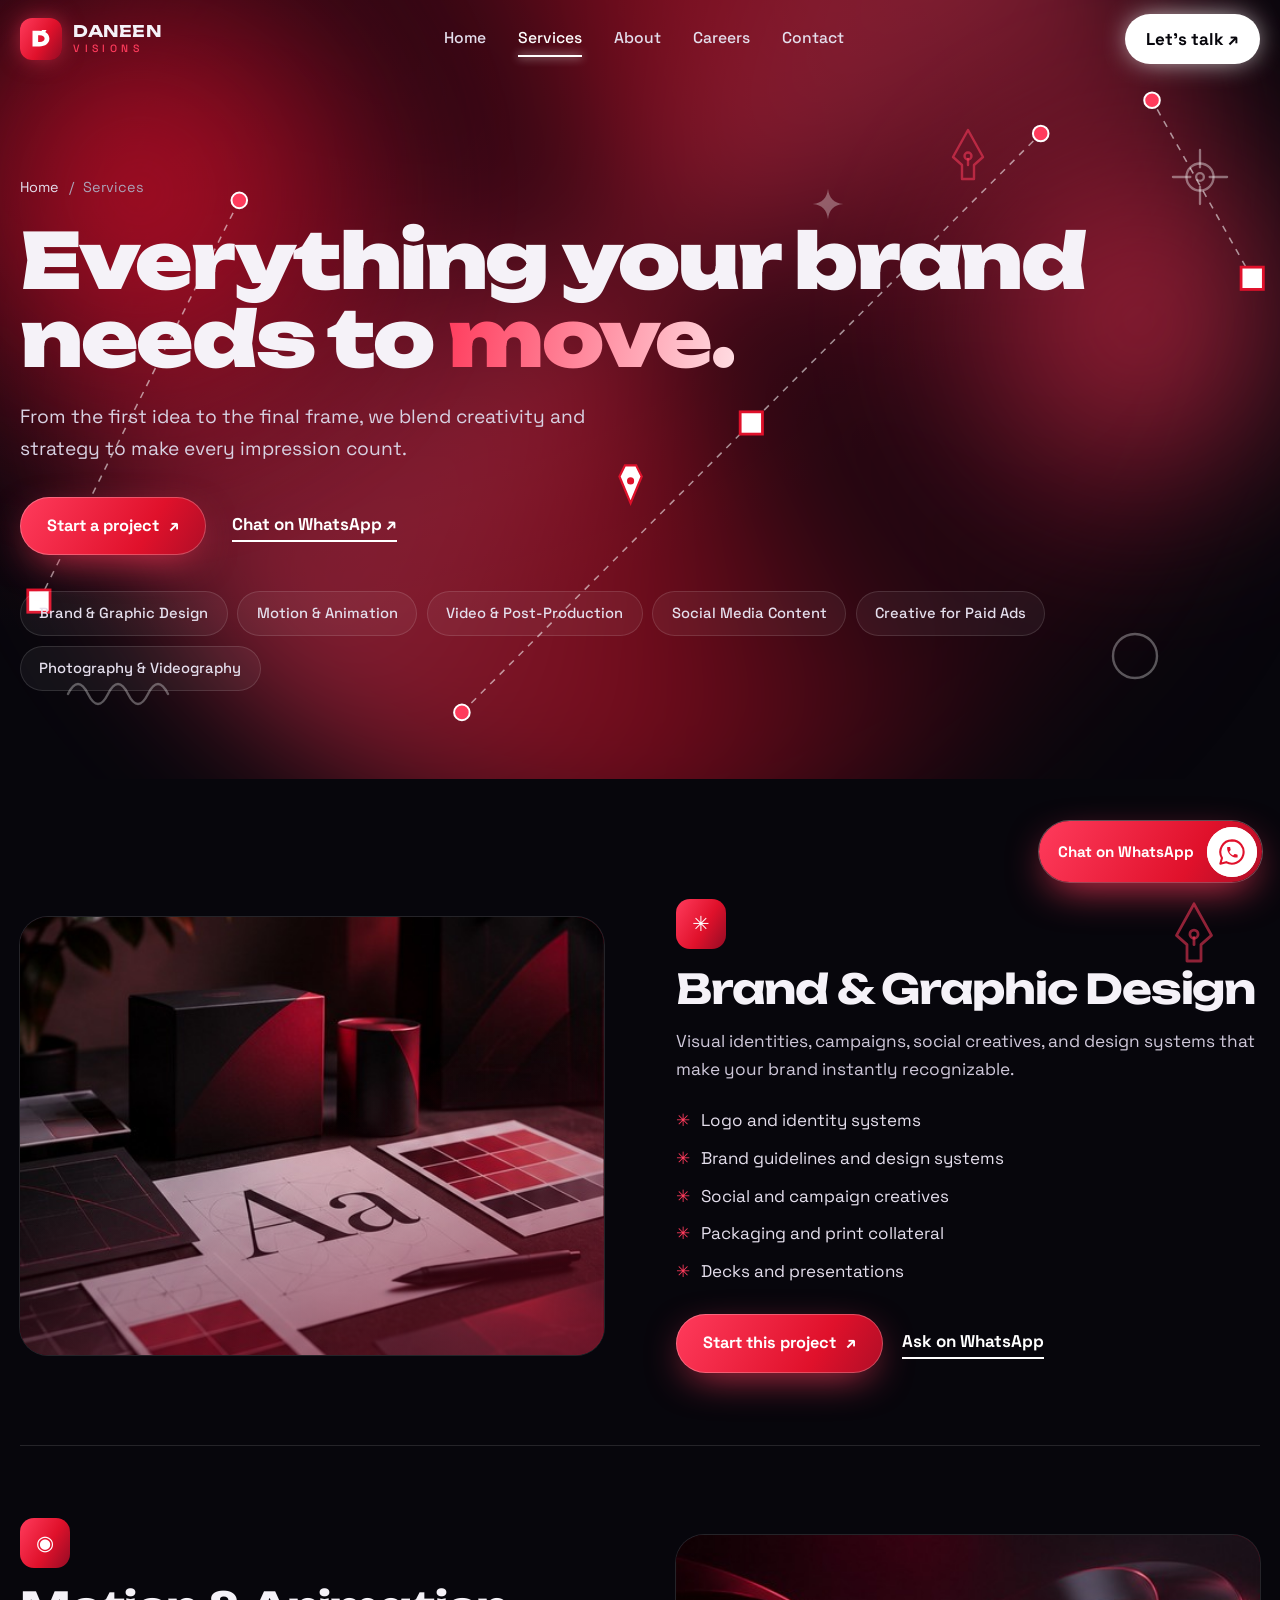
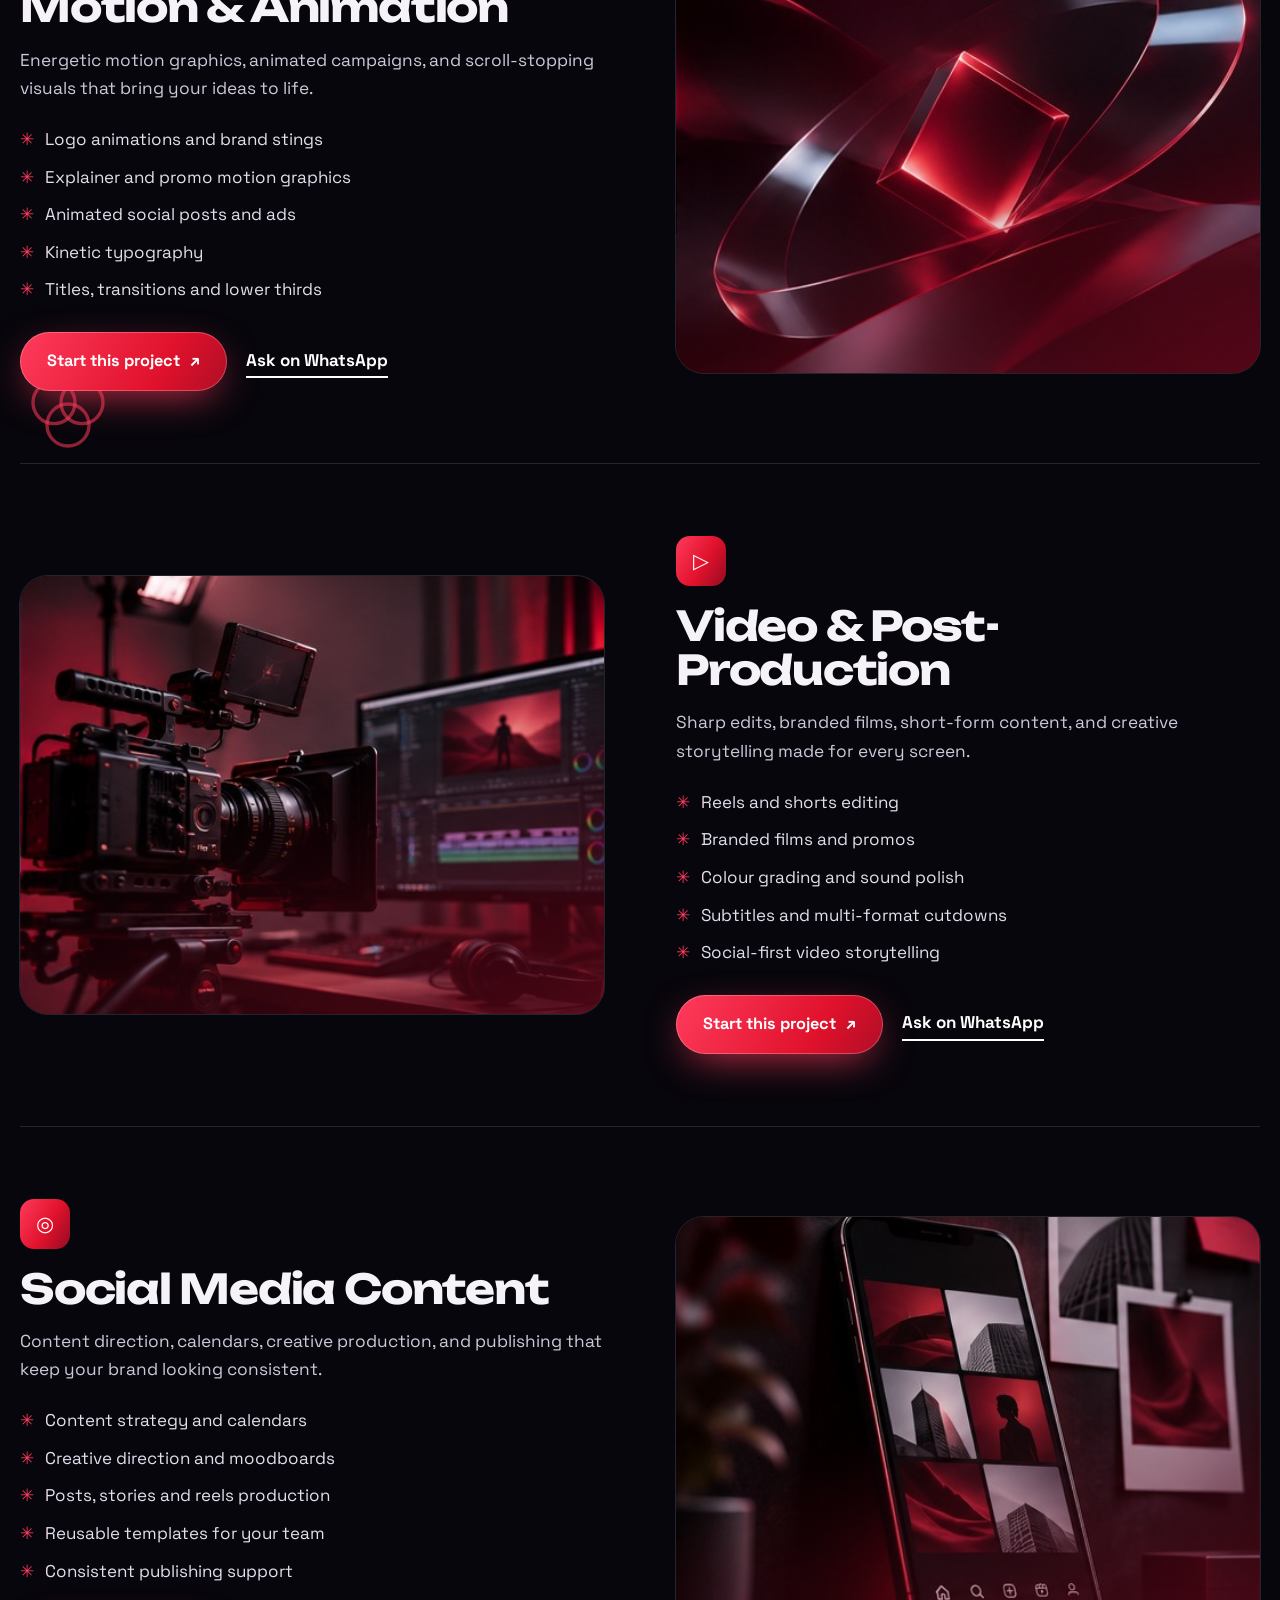
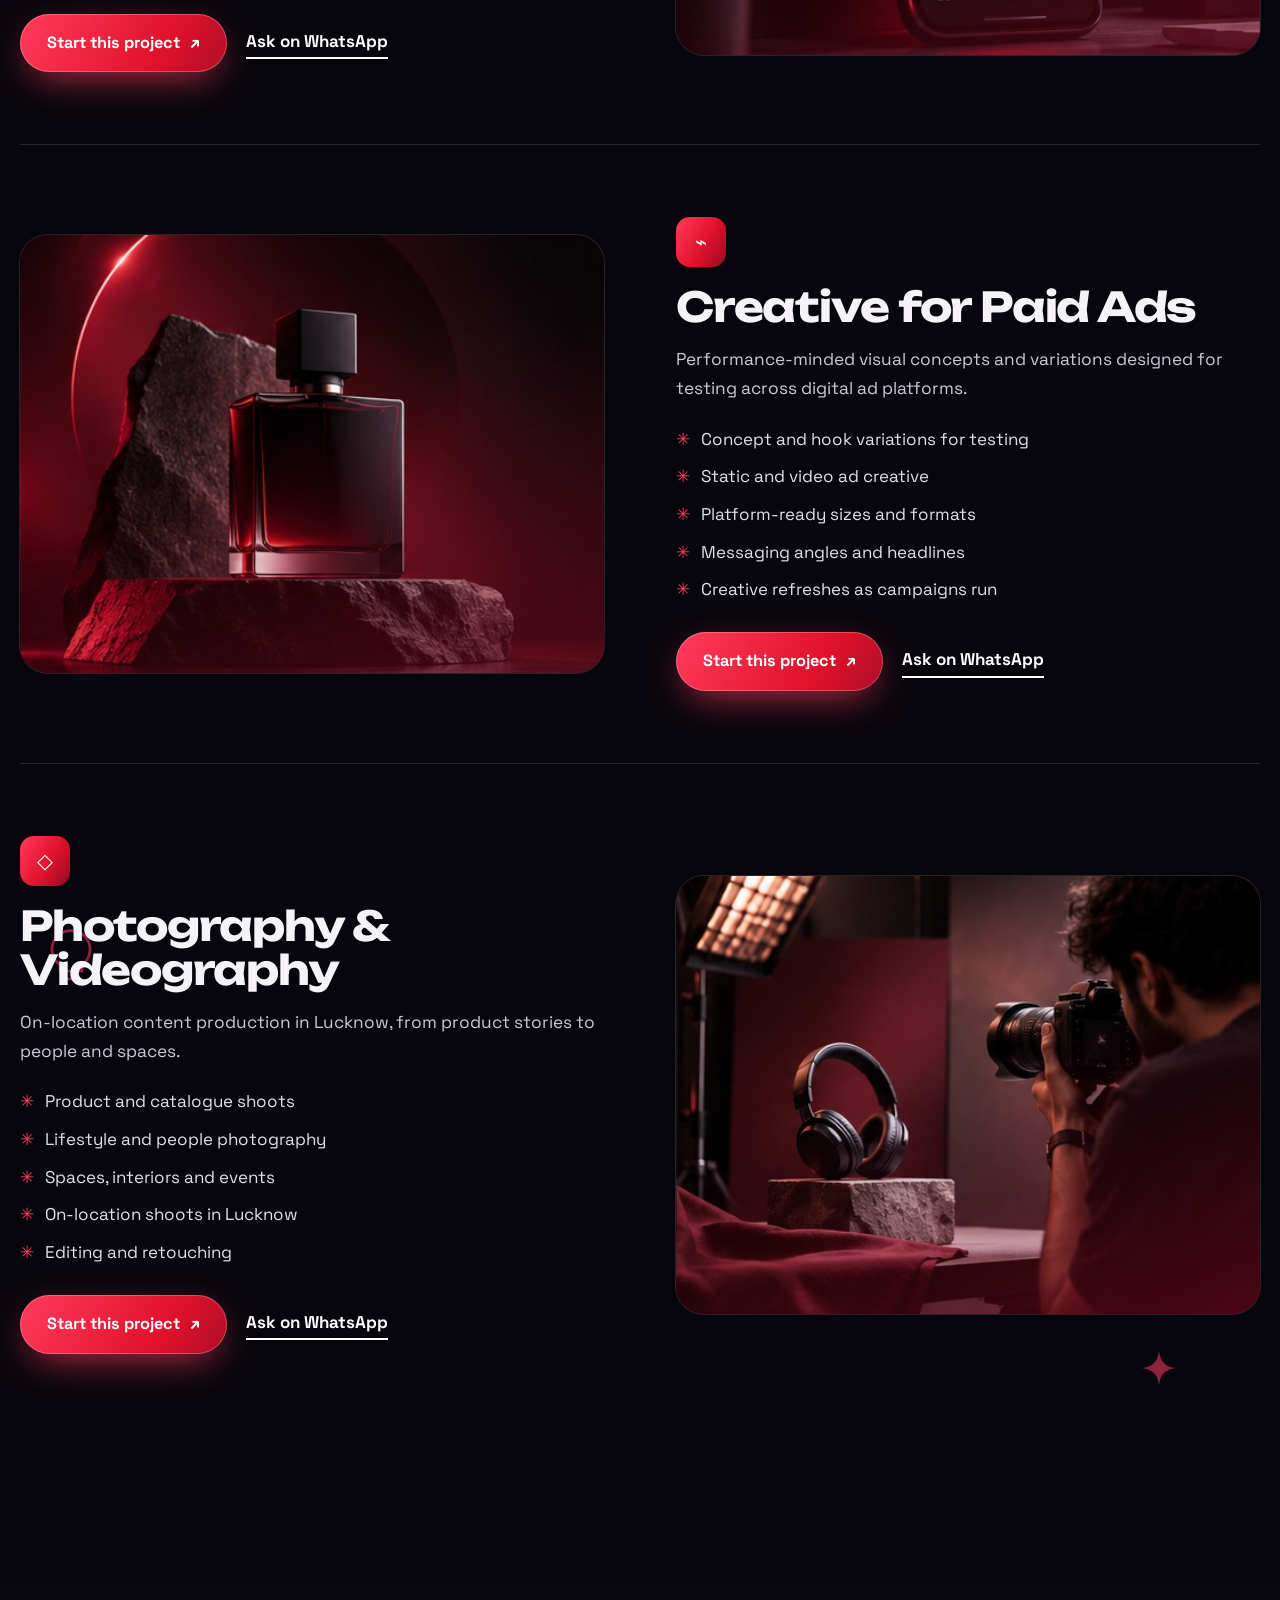
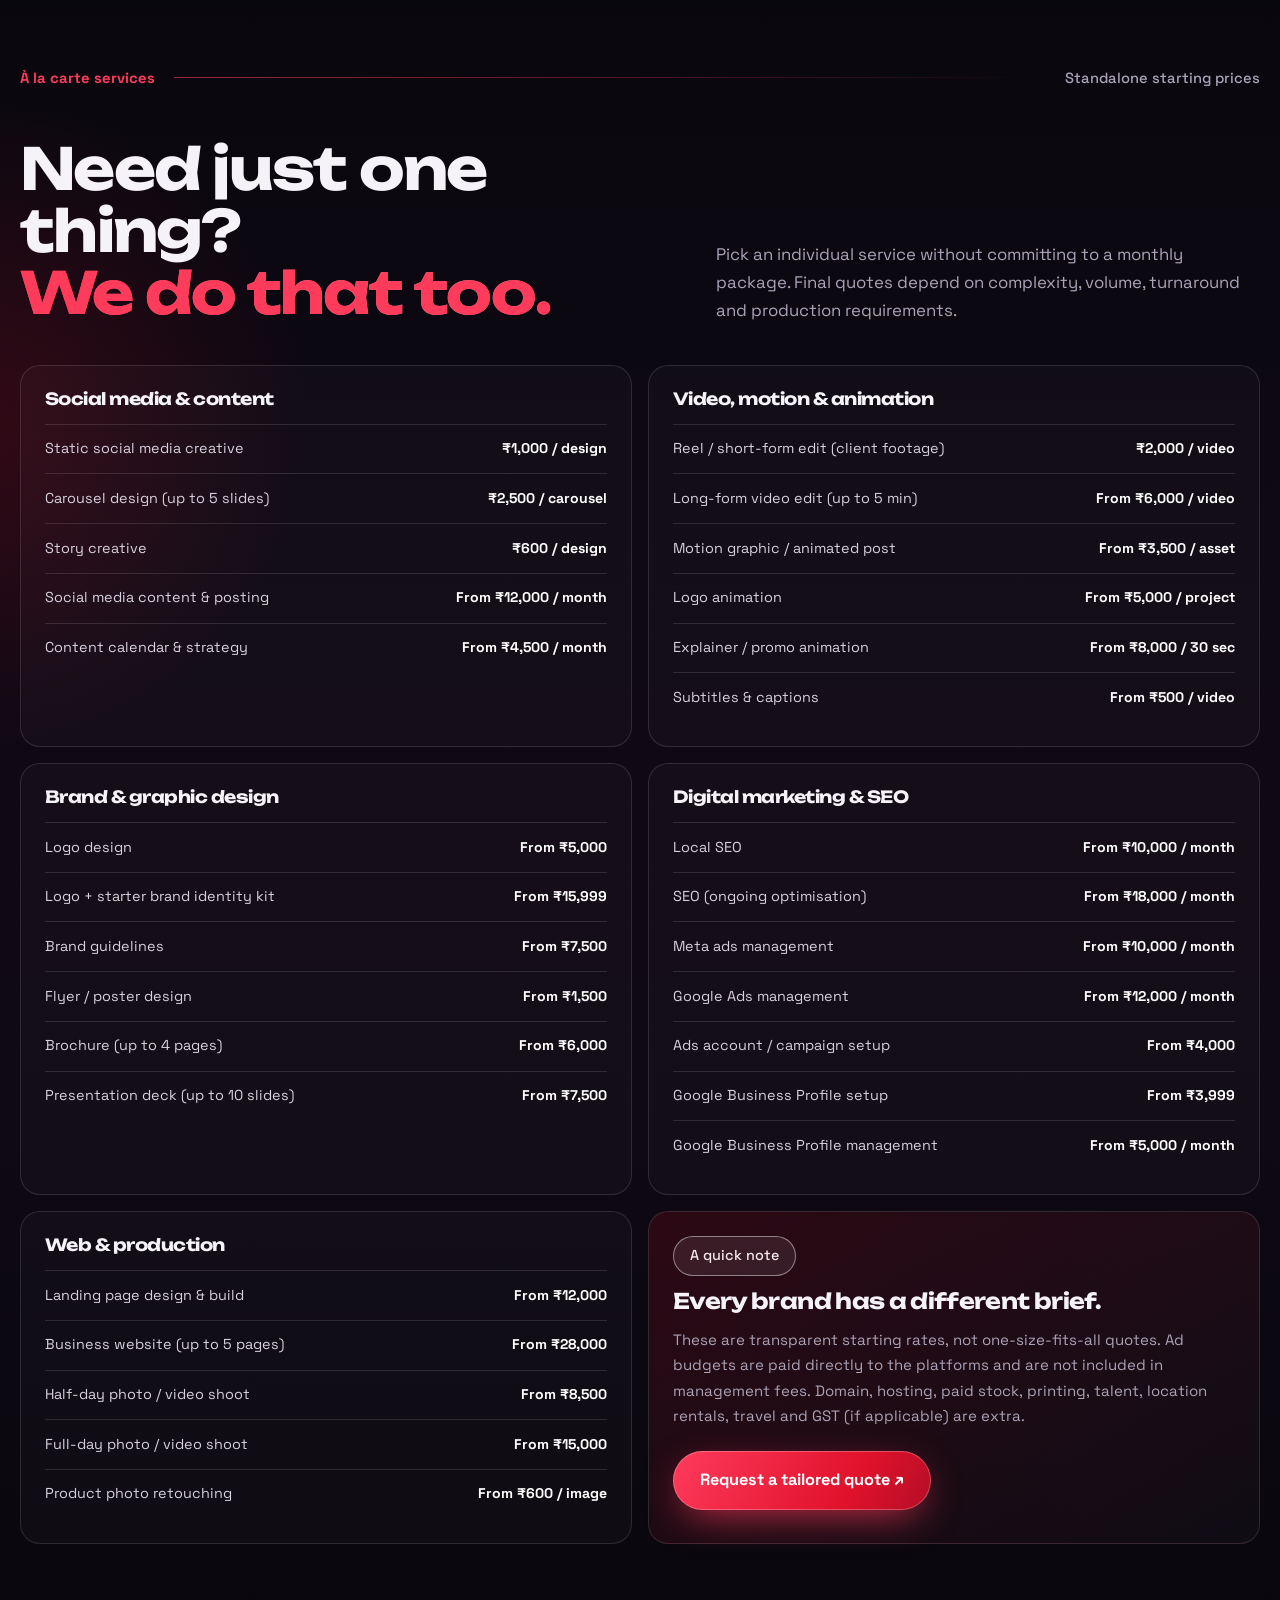
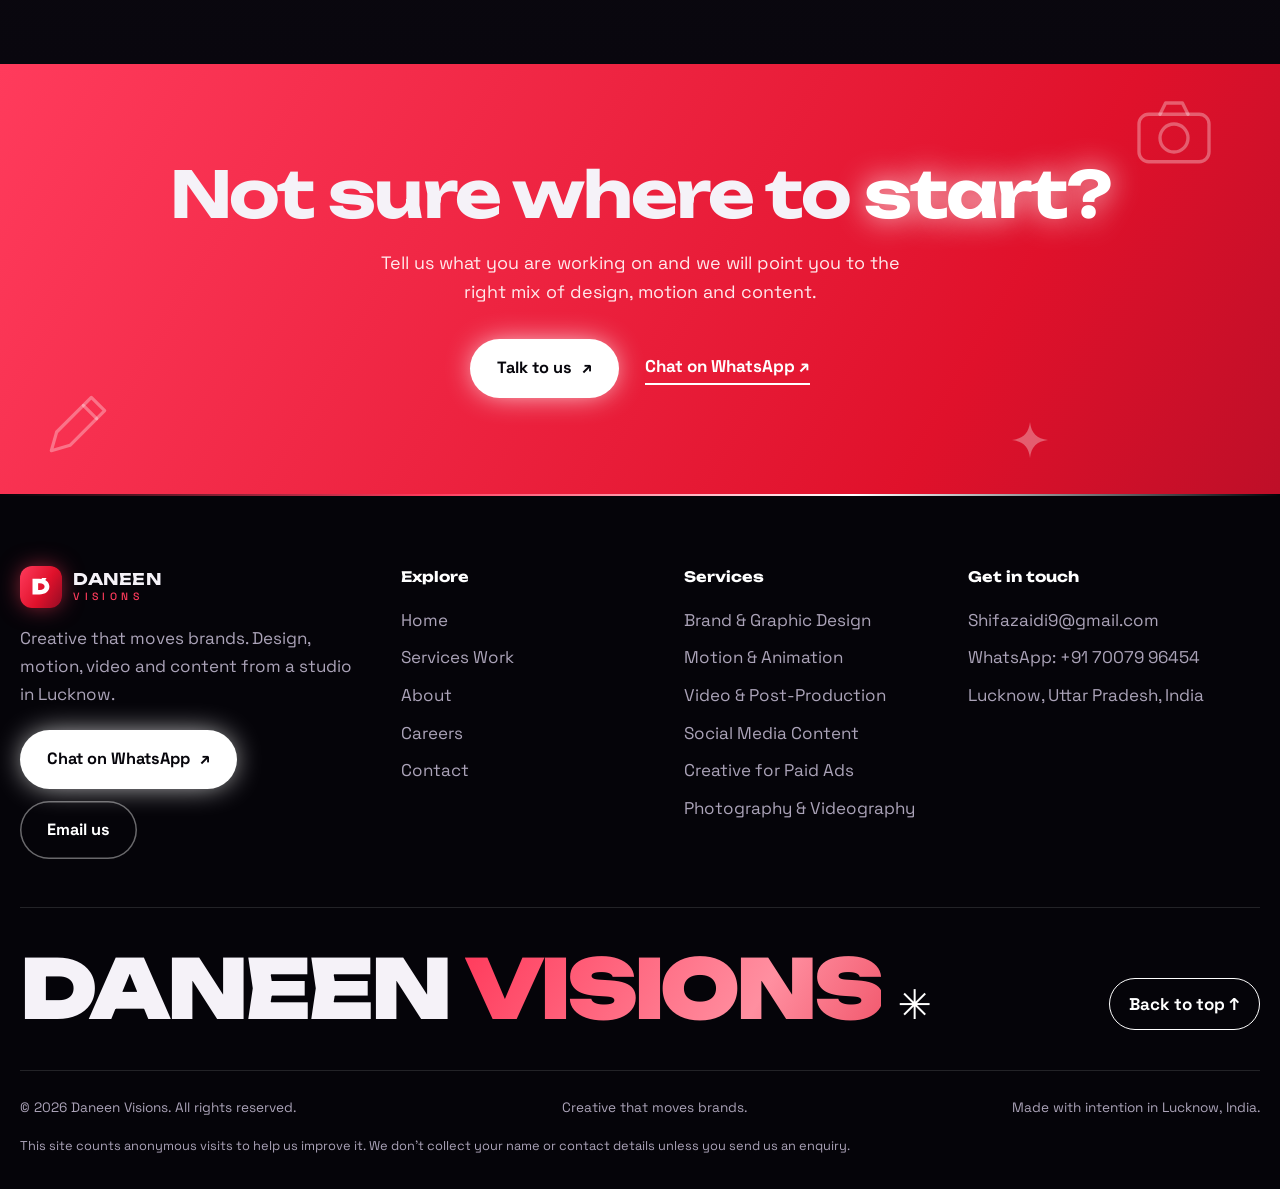
<file: services.html>
<!DOCTYPE html>
<html lang="en">
<head>
  <meta charset="UTF-8" />
  <meta name="viewport" content="width=device-width, initial-scale=1, viewport-fit=cover" />
  <meta name="theme-color" content="#07060C" />
  <meta name="description" content="Brand design, motion graphics, video production, social content, ad creative and photography from Daneen Visions in Lucknow." />
  <meta property="og:type" content="website" />
  <meta property="og:title" content="Services — Daneen Visions" />
  <meta property="og:description" content="Brand design, motion graphics, video production, social content, ad creative and photography from Daneen Visions in Lucknow." />
  <meta property="og:image" content="https://images.unsplash.com/photo-1550684848-fac1c5b4e853?auto=format&fit=crop&w=1200&q=80" />
  <title>Services — Daneen Visions</title>
  <link rel="icon" href="data:image/svg+xml,%3Csvg xmlns='http://www.w3.org/2000/svg' viewBox='0 0 64 64'%3E%3Cdefs%3E%3ClinearGradient id='g' x1='0' y1='0' x2='1' y2='1'%3E%3Cstop offset='0' stop-color='%23FF3B5C'/%3E%3Cstop offset='1' stop-color='%237B0A22'/%3E%3C/linearGradient%3E%3C/defs%3E%3Crect width='64' height='64' rx='16' fill='url(%23g)'/%3E%3Cpath d='M18 16h13c10 0 16 6 16 16S41 48 31 48H18V16Zm9 8v16h4c5 0 8-3 8-8s-3-8-8-8h-4Z' fill='%23fff'/%3E%3Ccircle cx='48' cy='16' r='5' fill='%23FFFFFF'/%3E%3C/svg%3E" />
  <link rel="preconnect" href="https://fonts.googleapis.com" />
  <link rel="preconnect" href="https://fonts.gstatic.com" crossorigin />
  <link href="https://fonts.googleapis.com/css2?family=Space+Grotesk:wght@400;500;700&family=Unbounded:wght@500;700;900&display=swap" rel="stylesheet" />
  <noscript><style>.ph img{opacity:1!important}[data-reveal]{opacity:1!important;translate:none!important}.wipe{display:none}</style></noscript>
  <link rel="stylesheet" href="styles.css" />
</head>
<body>
  <div class="wipe" aria-hidden="true"></div>
  <div class="progress" id="progress" aria-hidden="true"></div>
  <div class="cursor-glow" id="glow" aria-hidden="true"></div>
  <a class="skip-link" href="#main">Skip to content</a>

  <header class="site-header" id="top">
    <nav class="nav container" aria-label="Main navigation">
      <a href="index.html" class="brand" aria-label="Daneen Visions, homepage">
        <span class="brand-mark" aria-hidden="true"><svg viewBox="0 0 48 48" fill="none"><path d="M8 10h12c11 0 18 5.5 18 14S31 38 20 38H8V10Zm10 8v12h3c5.2 0 8.5-2.2 8.5-6s-3.3-6-8.5-6h-3Z" fill="currentColor"/><path d="m25 9 8 0-4.8 7.5H20l5-7.5Z" fill="#FFFFFF"/></svg></span>
        <span class="brand-wordmark">DANEEN<span>VISIONS</span></span>
      </a>
      <div class="nav-links" id="nav-links">
        <a href="index.html">Home</a>
        <a href="services.html" aria-current="page">Services</a>
        <a href="about.html">About</a>
        <a href="careers.html">Careers</a>
        <a href="contact.html">Contact</a>
        <a class="nav-mobile-contact" href="contact.html">Let's talk ↗</a>
      </div>
      <a class="nav-cta" href="contact.html">Let's talk <span aria-hidden="true">↗</span></a>
      <button class="menu-toggle" aria-label="Open navigation" aria-controls="nav-links" aria-expanded="false"><span></span><span></span></button>
    </nav>
  </header>

  <main id="main">
    <section class="page-hero" data-hero>
      <div class="hero-aurora" aria-hidden="true"></div>
      <div class="hero-blob b1"></div><div class="hero-blob b2"></div>
      <div class="studio-bg" aria-hidden="true"><svg class="curve" viewBox="0 0 1200 700" preserveAspectRatio="xMidYMid slice" aria-hidden="true"><g class="anchors"><line class="handle" x1="60" y1="540" x2="240" y2="180"/><line class="handle" x1="440" y1="640" x2="960" y2="120"/><line class="handle" x1="1150" y1="250" x2="1060" y2="90"/><circle class="hdot" cx="240" cy="180" r="7"/><circle class="hdot" cx="440" cy="640" r="7"/><circle class="hdot" cx="960" cy="120" r="7"/><circle class="hdot" cx="1060" cy="90" r="7"/><rect class="anchor" x="50" y="530" width="20" height="20"/><rect class="anchor" x="690" y="370" width="20" height="20"/><rect class="anchor" x="1140" y="240" width="20" height="20"/></g><path class="line" pathLength="1" d="M60,540 C240,180 440,640 700,380 S1060,90 1150,250"/><g class="nib"><g><animateMotion dur="12s" repeatCount="indefinite" calcMode="linear" keyTimes="0;0.62;1" keyPoints="0;1;1" path="M60,540 C240,180 440,640 700,380 S1060,90 1150,250"/><path d="M0 0 L-10 -24 L-5 -34 L5 -34 L10 -24 Z" fill="#fff" stroke="#E0112B" stroke-width="2"/><circle cx="0" cy="-20" r="3.2" fill="#E0112B"/></g></g></svg><span class="reg"><svg viewBox="0 0 60 60"><circle cx="30" cy="30" r="14"/><circle cx="30" cy="30" r="4"/><path d="M30 2v18M30 40v18M2 30h18M40 30h18"/></svg></span><span class="doodle w sp" style="right:34%;top:24%;width:34px;height:34px;--t:8s;--t2:20s;animation-delay:-0s"><svg viewBox="0 0 60 60"><path class="fill" d="M30 3 C32 20 40 28 57 30 C40 32 32 40 30 57 C28 40 20 32 3 30 C20 28 28 20 30 3Z"/></svg></span><span class="doodle w" style="right:9%;bottom:12%;width:60px;height:60px;--t:11s;--t2:30s;animation-delay:-0s"><svg viewBox="0 0 60 60"><circle cx="30" cy="30" r="22"/></svg></span><span class="doodle w hide-sm" style="left:5%;bottom:9%;width:120px;height:30px;--t:12s;--t2:30s;animation-delay:-1s"><svg viewBox="0 0 120 30"><path d="M4 15 q10 -20 20 0 t20 0 t20 0 t20 0 t20 0"/></svg></span><span class="doodle hide-sm" style="right:22%;top:16%;width:60px;height:60px;--t:10s;--t2:30s;animation-delay:-3s"><svg viewBox="0 0 60 60"><path d="M30 5 L45 32 L36 40 V54 H24 V40 L15 32 Z"/><circle cx="30" cy="31" r="3.5"/><path d="M30 34 V40"/></svg></span></div>
      <div class="container" data-hero-inner>
        <nav class="crumbs" aria-label="Breadcrumb"><a href="index.html">Home</a><span aria-hidden="true">/</span><span aria-current="page">Services</span></nav>
        <h1>Everything your brand needs to <em>move.</em></h1>
        <p class="lead">From the first idea to the final frame, we blend creativity and strategy to make every impression count.</p>
        <div class="hero-actions"><a class="button button-primary" href="contact.html">Start a project <span aria-hidden="true">↗</span></a><a class="text-link" href="https://wa.me/917007996454?text=Hi%20Daneen%20Visions!%20I%27d%20like%20to%20talk%20about%20a%20project." target="_blank" rel="noopener">Chat on WhatsApp <span aria-hidden="true">↗</span></a></div>
        <div class="chips"><a class="chip" href="#brand">Brand &amp; Graphic Design</a><a class="chip" href="#motion">Motion &amp; Animation</a><a class="chip" href="#video">Video &amp; Post-Production</a><a class="chip" href="#social">Social Media Content</a><a class="chip" href="#ads">Creative for Paid Ads</a><a class="chip" href="#photo">Photography &amp; Videography</a></div>
      </div>
    </section>

    <section class="section container has-doodles" style="padding-top:3rem"><div class="doodles" aria-hidden="true"><span class="doodle sp" style="right:4%;top:3%;width:70px;height:70px;--t:11s;--t2:40s;animation-delay:-0s"><svg viewBox="0 0 60 60"><path d="M30 5 L45 32 L36 40 V54 H24 V40 L15 32 Z"/><circle cx="30" cy="31" r="3.5"/><path d="M30 34 V40"/></svg></span><span class="doodle hide-sm" style="left:2%;top:30%;width:84px;height:84px;--t:10s;--t2:30s;animation-delay:-3s"><svg viewBox="0 0 60 60"><circle cx="20" cy="24" r="15"/><circle cx="40" cy="24" r="15"/><circle cx="30" cy="40" r="15"/></svg></span><span class="doodle hide-sm" style="right:3%;top:52%;width:150px;height:50px;--t:12s;--t2:30s;animation-delay:-1s"><svg viewBox="0 0 120 40"><path d="M6 30 C28 4 52 48 78 22 S108 14 114 10" style="stroke-width:9;opacity:.6"/></svg></span><span class="doodle " style="left:3%;bottom:14%;width:66px;height:66px;--t:9s;--t2:30s;animation-delay:-2s"><svg viewBox="0 0 60 60"><path d="M30 6 a17 17 0 0 1 10 31 v6 H20 v-6 A17 17 0 0 1 30 6Z"/><path d="M23 50 h14"/></svg></span><span class="doodle sp" style="right:8%;bottom:4%;width:38px;height:38px;--t:8s;--t2:20s;animation-delay:-0s"><svg viewBox="0 0 60 60"><path class="fill" d="M30 3 C32 20 40 28 57 30 C40 32 32 40 30 57 C28 40 20 32 3 30 C20 28 28 20 30 3Z"/></svg></span></div>
      <article class="svc" id="brand">
        <div class="svc-media ph" data-reveal="zoom"><img src="assets/services/brand-design.jpg" alt="Brand identity moodboard, typography and packaging design" loading="lazy" onload="this.classList.add('ok')" /></div>
        <div class="svc-copy" data-reveal="right"><span class="svc-icon" aria-hidden="true">✳</span><h2>Brand &amp; Graphic Design</h2><p>Visual identities, campaigns, social creatives, and design systems that make your brand instantly recognizable.</p><ul class="svc-list"><li>Logo and identity systems</li><li>Brand guidelines and design systems</li><li>Social and campaign creatives</li><li>Packaging and print collateral</li><li>Decks and presentations</li></ul>
          <div class="svc-actions"><a class="button button-primary" href="contact.html?service=brand">Start this project <span aria-hidden="true">↗</span></a><a class="text-link" href="https://wa.me/917007996454?text=Hi%20Daneen%20Visions!%20I%27m%20interested%20in%20Brand%20%26%20Graphic%20Design." target="_blank" rel="noopener">Ask on WhatsApp</a></div></div>
      </article>
      <article class="svc rev" id="motion">
        <div class="svc-media ph" data-reveal="zoom"><img src="assets/services/motion-animation.jpg" alt="Abstract red 3D motion graphic artwork" loading="lazy" onload="this.classList.add('ok')" /></div>
        <div class="svc-copy" data-reveal="left"><span class="svc-icon" aria-hidden="true">◉</span><h2>Motion &amp; Animation</h2><p>Energetic motion graphics, animated campaigns, and scroll-stopping visuals that bring your ideas to life.</p><ul class="svc-list"><li>Logo animations and brand stings</li><li>Explainer and promo motion graphics</li><li>Animated social posts and ads</li><li>Kinetic typography</li><li>Titles, transitions and lower thirds</li></ul>
          <div class="svc-actions"><a class="button button-primary" href="contact.html?service=motion">Start this project <span aria-hidden="true">↗</span></a><a class="text-link" href="https://wa.me/917007996454?text=Hi%20Daneen%20Visions!%20I%27m%20interested%20in%20Motion%20%26%20Animation." target="_blank" rel="noopener">Ask on WhatsApp</a></div></div>
      </article>
      <article class="svc" id="video">
        <div class="svc-media ph" data-reveal="zoom"><img src="assets/services/video-production.jpg" alt="Professional video camera and editing workstation" loading="lazy" onload="this.classList.add('ok')" /></div>
        <div class="svc-copy" data-reveal="right"><span class="svc-icon" aria-hidden="true">▷</span><h2>Video &amp; Post-Production</h2><p>Sharp edits, branded films, short-form content, and creative storytelling made for every screen.</p><ul class="svc-list"><li>Reels and shorts editing</li><li>Branded films and promos</li><li>Colour grading and sound polish</li><li>Subtitles and multi-format cutdowns</li><li>Social-first video storytelling</li></ul>
          <div class="svc-actions"><a class="button button-primary" href="contact.html?service=video">Start this project <span aria-hidden="true">↗</span></a><a class="text-link" href="https://wa.me/917007996454?text=Hi%20Daneen%20Visions!%20I%27m%20interested%20in%20Video%20%26%20Post-Production." target="_blank" rel="noopener">Ask on WhatsApp</a></div></div>
      </article>
      <article class="svc rev" id="social">
        <div class="svc-media ph" data-reveal="zoom"><img src="assets/services/social-media.jpg" alt="Social media content displayed on a smartphone" loading="lazy" onload="this.classList.add('ok')" /></div>
        <div class="svc-copy" data-reveal="left"><span class="svc-icon" aria-hidden="true">◎</span><h2>Social Media Content</h2><p>Content direction, calendars, creative production, and publishing that keep your brand looking consistent.</p><ul class="svc-list"><li>Content strategy and calendars</li><li>Creative direction and moodboards</li><li>Posts, stories and reels production</li><li>Reusable templates for your team</li><li>Consistent publishing support</li></ul>
          <div class="svc-actions"><a class="button button-primary" href="contact.html?service=social">Start this project <span aria-hidden="true">↗</span></a><a class="text-link" href="https://wa.me/917007996454?text=Hi%20Daneen%20Visions!%20I%27m%20interested%20in%20Social%20Media%20Content." target="_blank" rel="noopener">Ask on WhatsApp</a></div></div>
      </article>
      <article class="svc" id="ads">
        <div class="svc-media ph" data-reveal="zoom"><img src="assets/services/paid-ad-creative.jpg" alt="Luxury product advertising creative" loading="lazy" onload="this.classList.add('ok')" /></div>
        <div class="svc-copy" data-reveal="right"><span class="svc-icon" aria-hidden="true">⌁</span><h2>Creative for Paid Ads</h2><p>Performance-minded visual concepts and variations designed for testing across digital ad platforms.</p><ul class="svc-list"><li>Concept and hook variations for testing</li><li>Static and video ad creative</li><li>Platform-ready sizes and formats</li><li>Messaging angles and headlines</li><li>Creative refreshes as campaigns run</li></ul>
          <div class="svc-actions"><a class="button button-primary" href="contact.html?service=ads">Start this project <span aria-hidden="true">↗</span></a><a class="text-link" href="https://wa.me/917007996454?text=Hi%20Daneen%20Visions!%20I%27m%20interested%20in%20Creative%20for%20Paid%20Ads." target="_blank" rel="noopener">Ask on WhatsApp</a></div></div>
      </article>
      <article class="svc rev" id="photo">
        <div class="svc-media ph" data-reveal="zoom"><img src="assets/services/photography-videography.jpg" alt="Photographer capturing a product in a studio" loading="lazy" onload="this.classList.add('ok')" /></div>
        <div class="svc-copy" data-reveal="left"><span class="svc-icon" aria-hidden="true">◇</span><h2>Photography &amp; Videography</h2><p>On-location content production in Lucknow, from product stories to people and spaces.</p><ul class="svc-list"><li>Product and catalogue shoots</li><li>Lifestyle and people photography</li><li>Spaces, interiors and events</li><li>On-location shoots in Lucknow</li><li>Editing and retouching</li></ul>
          <div class="svc-actions"><a class="button button-primary" href="contact.html?service=photo">Start this project <span aria-hidden="true">↗</span></a><a class="text-link" href="https://wa.me/917007996454?text=Hi%20Daneen%20Visions!%20I%27m%20interested%20in%20Photography%20%26%20Videography." target="_blank" rel="noopener">Ask on WhatsApp</a></div></div>
      </article>
    </section>

    <!-- STANDALONE SERVICE PRICING -->
    <section class="pricing-section section" id="standalone-pricing" aria-labelledby="standalone-title">
      <div class="container">
        <div class="section-top" data-reveal><span>À la carte services</span><span class="section-rule"></span><span class="section-side">Standalone starting prices</span></div>
        <div class="pricing-heading" data-reveal><h2 id="standalone-title">Need just one thing?<br/><em>We do that too.</em></h2><p>Pick an individual service without committing to a monthly package. Final quotes depend on complexity, volume, turnaround and production requirements.</p></div>
        <div class="rate-groups">
          <div class="rate-group" data-reveal><h3>Social media &amp; content</h3><div class="rate-row"><span>Static social media creative</span><strong>₹1,000 / design</strong></div><div class="rate-row"><span>Carousel design (up to 5 slides)</span><strong>₹2,500 / carousel</strong></div><div class="rate-row"><span>Story creative</span><strong>₹600 / design</strong></div><div class="rate-row"><span>Social media content &amp; posting</span><strong>From ₹12,000 / month</strong></div><div class="rate-row"><span>Content calendar &amp; strategy</span><strong>From ₹4,500 / month</strong></div></div>
          <div class="rate-group" data-reveal style="--d:.08s"><h3>Video, motion &amp; animation</h3><div class="rate-row"><span>Reel / short-form edit (client footage)</span><strong>₹2,000 / video</strong></div><div class="rate-row"><span>Long-form video edit (up to 5 min)</span><strong>From ₹6,000 / video</strong></div><div class="rate-row"><span>Motion graphic / animated post</span><strong>From ₹3,500 / asset</strong></div><div class="rate-row"><span>Logo animation</span><strong>From ₹5,000 / project</strong></div><div class="rate-row"><span>Explainer / promo animation</span><strong>From ₹8,000 / 30 sec</strong></div><div class="rate-row"><span>Subtitles &amp; captions</span><strong>From ₹500 / video</strong></div></div>
          <div class="rate-group" data-reveal><h3>Brand &amp; graphic design</h3><div class="rate-row"><span>Logo design</span><strong>From ₹5,000</strong></div><div class="rate-row"><span>Logo + starter brand identity kit</span><strong>From ₹15,999</strong></div><div class="rate-row"><span>Brand guidelines</span><strong>From ₹7,500</strong></div><div class="rate-row"><span>Flyer / poster design</span><strong>From ₹1,500</strong></div><div class="rate-row"><span>Brochure (up to 4 pages)</span><strong>From ₹6,000</strong></div><div class="rate-row"><span>Presentation deck (up to 10 slides)</span><strong>From ₹7,500</strong></div></div>
          <div class="rate-group" data-reveal style="--d:.08s"><h3>Digital marketing &amp; SEO</h3><div class="rate-row"><span>Local SEO</span><strong>From ₹10,000 / month</strong></div><div class="rate-row"><span>SEO (ongoing optimisation)</span><strong>From ₹18,000 / month</strong></div><div class="rate-row"><span>Meta ads management</span><strong>From ₹10,000 / month</strong></div><div class="rate-row"><span>Google Ads management</span><strong>From ₹12,000 / month</strong></div><div class="rate-row"><span>Ads account / campaign setup</span><strong>From ₹4,000</strong></div><div class="rate-row"><span>Google Business Profile setup</span><strong>From ₹3,999</strong></div><div class="rate-row"><span>Google Business Profile management</span><strong>From ₹5,000 / month</strong></div></div>
          <div class="rate-group" data-reveal><h3>Web &amp; production</h3><div class="rate-row"><span>Landing page design &amp; build</span><strong>From ₹12,000</strong></div><div class="rate-row"><span>Business website (up to 5 pages)</span><strong>From ₹28,000</strong></div><div class="rate-row"><span>Half-day photo / video shoot</span><strong>From ₹8,500</strong></div><div class="rate-row"><span>Full-day photo / video shoot</span><strong>From ₹15,000</strong></div><div class="rate-row"><span>Product photo retouching</span><strong>From ₹600 / image</strong></div></div>
          <div class="rate-group rate-note" data-reveal style="--d:.08s"><span class="eyebrow">A quick note</span><h3>Every brand has a different brief.</h3><p>These are transparent starting rates, not one-size-fits-all quotes. Ad budgets are paid directly to the platforms and are not included in management fees. Domain, hosting, paid stock, printing, talent, location rentals, travel and GST (if applicable) are extra.</p><a class="button button-primary" href="contact.html">Request a tailored quote ↗</a></div>
        </div>
      </div>
    </section>

    <section class="cta-band has-doodles">
      <div class="doodles" aria-hidden="true"><span class="doodle w" style="right:5%;top:6%;width:84px;height:84px;--t:11s;--t2:30s;animation-delay:-0s"><svg viewBox="0 0 60 60"><rect x="5" y="18" width="50" height="34" rx="7"/><circle cx="30" cy="35" r="10"/><path d="M20 18 L24 10 H36 L40 18"/></svg></span><span class="doodle w hide-sm" style="left:3%;bottom:7%;width:80px;height:80px;--t:10s;--t2:30s;animation-delay:-3s"><svg viewBox="0 0 60 60"><path d="M10 50 L14 36 L40 10 L50 20 L24 46 Z"/><path d="M34 16 L44 26"/></svg></span><span class="doodle w sp" style="right:18%;bottom:8%;width:40px;height:40px;--t:8s;--t2:18s;animation-delay:-0s"><svg viewBox="0 0 60 60"><path class="fill" d="M30 3 C32 20 40 28 57 30 C40 32 32 40 30 57 C28 40 20 32 3 30 C20 28 28 20 30 3Z"/></svg></span></div>
      <div class="container"><h2 data-reveal>Not sure where to <em>start?</em></h2><p data-reveal style="--d:.1s">Tell us what you are working on and we will point you to the right mix of design, motion and content.</p>
        <div class="hero-actions" data-reveal style="--d:.2s"><a class="button button-white" href="contact.html">Talk to us <span aria-hidden="true">↗</span></a><a class="text-link" href="https://wa.me/917007996454?text=Hi%20Daneen%20Visions!%20I%27d%20like%20to%20talk%20about%20a%20project.">Chat on WhatsApp <span aria-hidden="true">↗</span></a></div></div>
    </section>

  </main>

  <footer class="footer"><div class="container">
    <div class="footer-grid">
      <div class="footer-brand"><a href="index.html" class="brand" aria-label="Daneen Visions, homepage">
        <span class="brand-mark" aria-hidden="true"><svg viewBox="0 0 48 48" fill="none"><path d="M8 10h12c11 0 18 5.5 18 14S31 38 20 38H8V10Zm10 8v12h3c5.2 0 8.5-2.2 8.5-6s-3.3-6-8.5-6h-3Z" fill="currentColor"/><path d="m25 9 8 0-4.8 7.5H20l5-7.5Z" fill="#FFFFFF"/></svg></span>
        <span class="brand-wordmark">DANEEN<span>VISIONS</span></span>
      </a><p>Creative that moves brands. Design, motion, video and content from a studio in Lucknow.</p><div class="footer-actions"><a class="button button-white" href="https://wa.me/917007996454?text=Hi%20Daneen%20Visions!%20I%27d%20like%20to%20talk%20about%20a%20project." target="_blank" rel="noopener">Chat on WhatsApp <span aria-hidden="true">↗</span></a><a class="button button-outline" href="mailto:Shifazaidi9@gmail.com">Email us</a></div></div>
      <div><h4>Explore</h4><ul><li><a href="index.html">Home</a></li><li><a href="services.html">Services</a>
        <a href="work.html">Work</a></li><li><a href="about.html">About</a></li><li><a href="careers.html">Careers</a></li><li><a href="contact.html">Contact</a></li></ul></div>
      <div><h4>Services</h4><ul><li><a href="services.html#brand">Brand &amp; Graphic Design</a></li><li><a href="services.html#motion">Motion &amp; Animation</a></li><li><a href="services.html#video">Video &amp; Post-Production</a></li><li><a href="services.html#social">Social Media Content</a></li><li><a href="services.html#ads">Creative for Paid Ads</a></li><li><a href="services.html#photo">Photography &amp; Videography</a></li></ul></div>
      <div><h4>Get in touch</h4><ul><li><a href="mailto:Shifazaidi9@gmail.com">Shifazaidi9@gmail.com</a></li><li><a href="https://wa.me/917007996454?text=Hi%20Daneen%20Visions!%20I%27d%20like%20to%20talk%20about%20a%20project." target="_blank" rel="noopener">WhatsApp: +91 70079 96454</a></li><li><a href="https://www.google.com/maps/search/?api=1&query=Lucknow%2C+Uttar+Pradesh%2C+India" target="_blank" rel="noopener">Lucknow, Uttar Pradesh, India</a></li></ul><div data-social-wrap hidden><h4 style="margin-top:1.4rem">Follow us</h4><div class="socials"><a class="chip" data-social="instagram" hidden>Instagram ↗</a><a class="chip" data-social="behance" hidden>Behance ↗</a><a class="chip" data-social="linkedin" hidden>LinkedIn ↗</a><a class="chip" data-social="youtube" hidden>YouTube ↗</a></div></div></div>
    </div>
    <div class="footer-top"><a href="index.html" class="footer-logo">DANEEN<span>VISIONS</span><i>✳</i></a><a href="#top" class="back-top">Back to top ↑</a></div>
    <div class="footer-bottom"><span>© <span data-year>2026</span> Daneen Visions. All rights reserved.</span><span>Creative that moves brands.</span><span>Made with intention in Lucknow, India.</span><span class="privacy">This site counts anonymous visits to help us improve it. We don't collect your name or contact details unless you send us an enquiry.</span></div>
  </div></footer>

  <a class="wa-fab" id="wa-fab" href="https://wa.me/917007996454?text=Hi%20Daneen%20Visions!%20I%27d%20like%20to%20talk%20about%20a%20project." target="_blank" rel="noopener" aria-label="Chat with us on WhatsApp"><span class="wa-text">Chat on WhatsApp</span><span class="wa-icon"><svg viewBox="0 0 24 24" fill="none" aria-hidden="true"><path d="M12 2a10 10 0 0 0-8.6 15.1L2 22l5-1.3A10 10 0 1 0 12 2z" stroke="currentColor" stroke-width="1.8" stroke-linejoin="round"/><g transform="translate(6.3 6.3) scale(.5)"><path fill="currentColor" d="M6.62 10.79c1.44 2.83 3.76 5.14 6.59 6.59l2.2-2.2c.27-.27.67-.36 1.02-.24 1.12.37 2.33.57 3.57.57.55 0 1 .45 1 1V20c0 .55-.45 1-1 1-9.39 0-17-7.61-17-17 0-.55.45-1 1-1h3.5c.55 0 1 .45 1 1 0 1.25.2 2.45.57 3.57.11.35.03.74-.25 1.02l-2.2 2.2z"/></g></svg></span></a>

  <script src="script.js"></script>
</body>
</html>
</file>
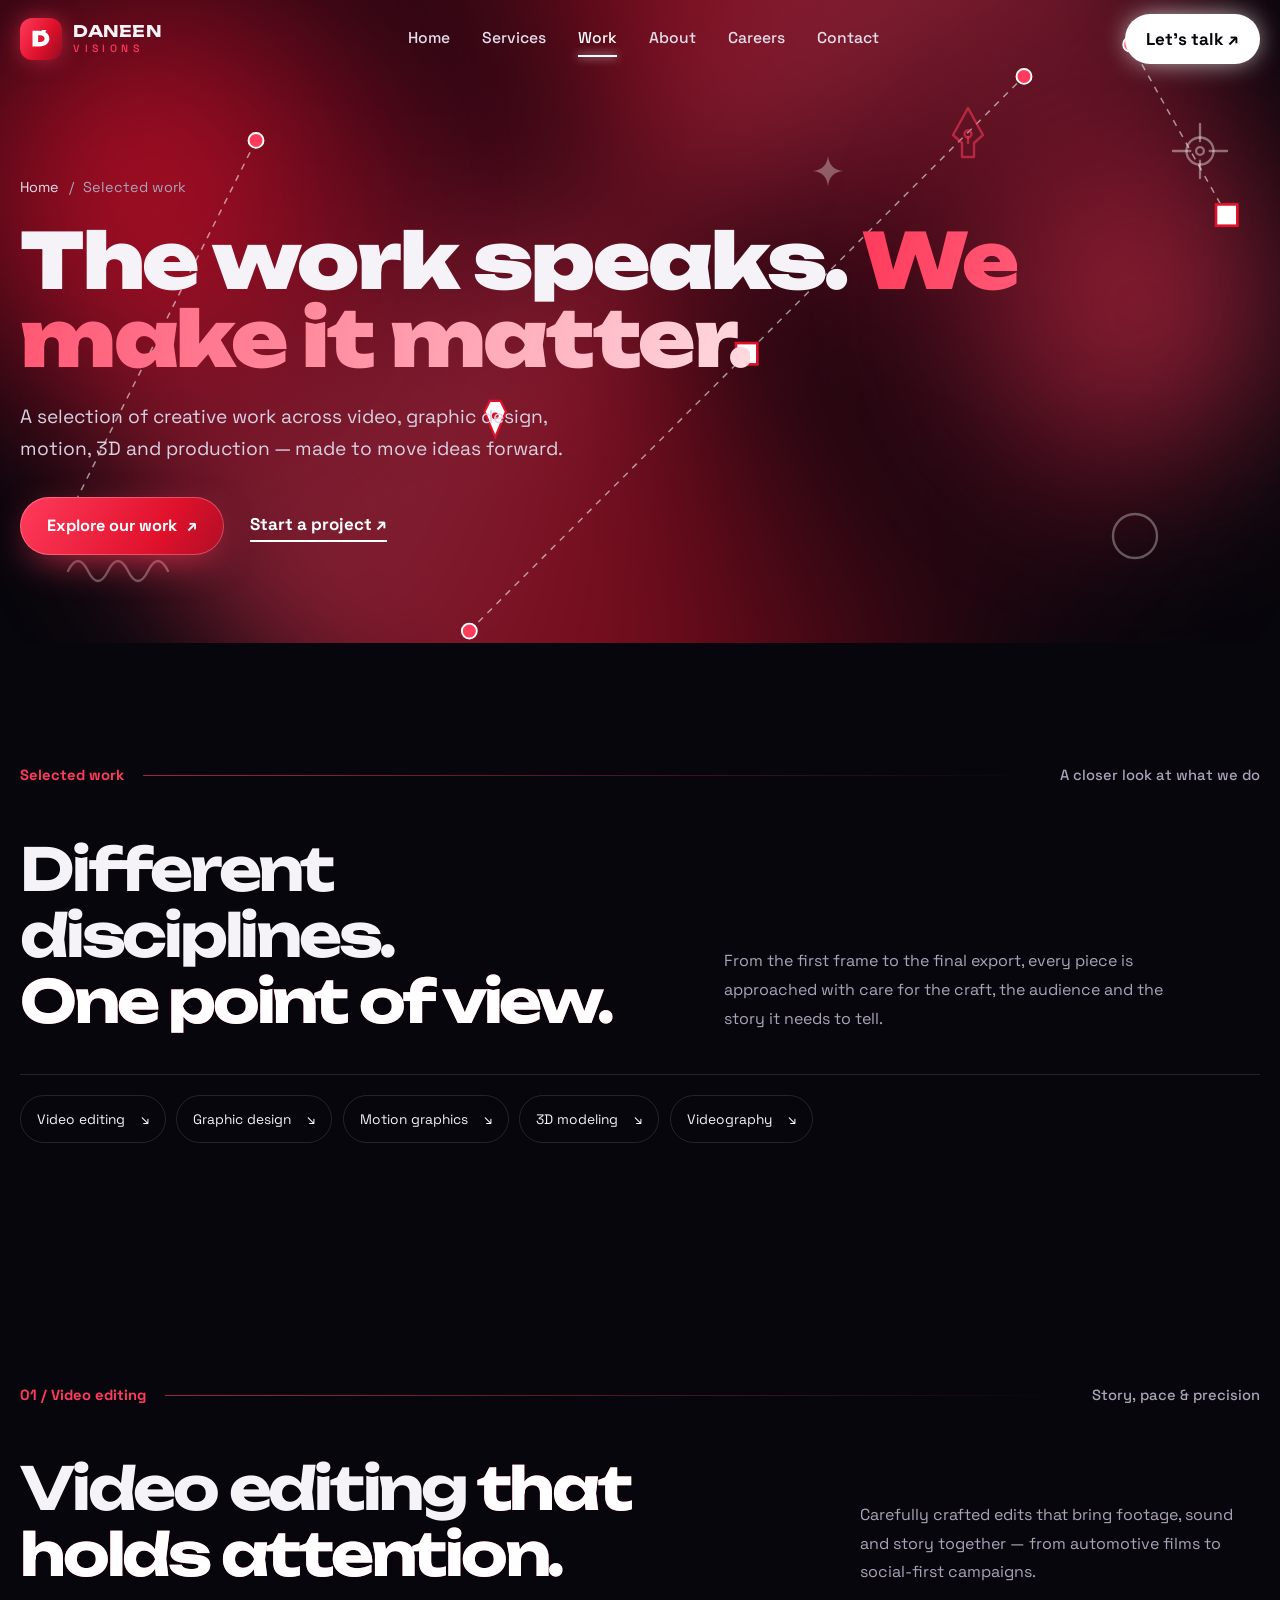
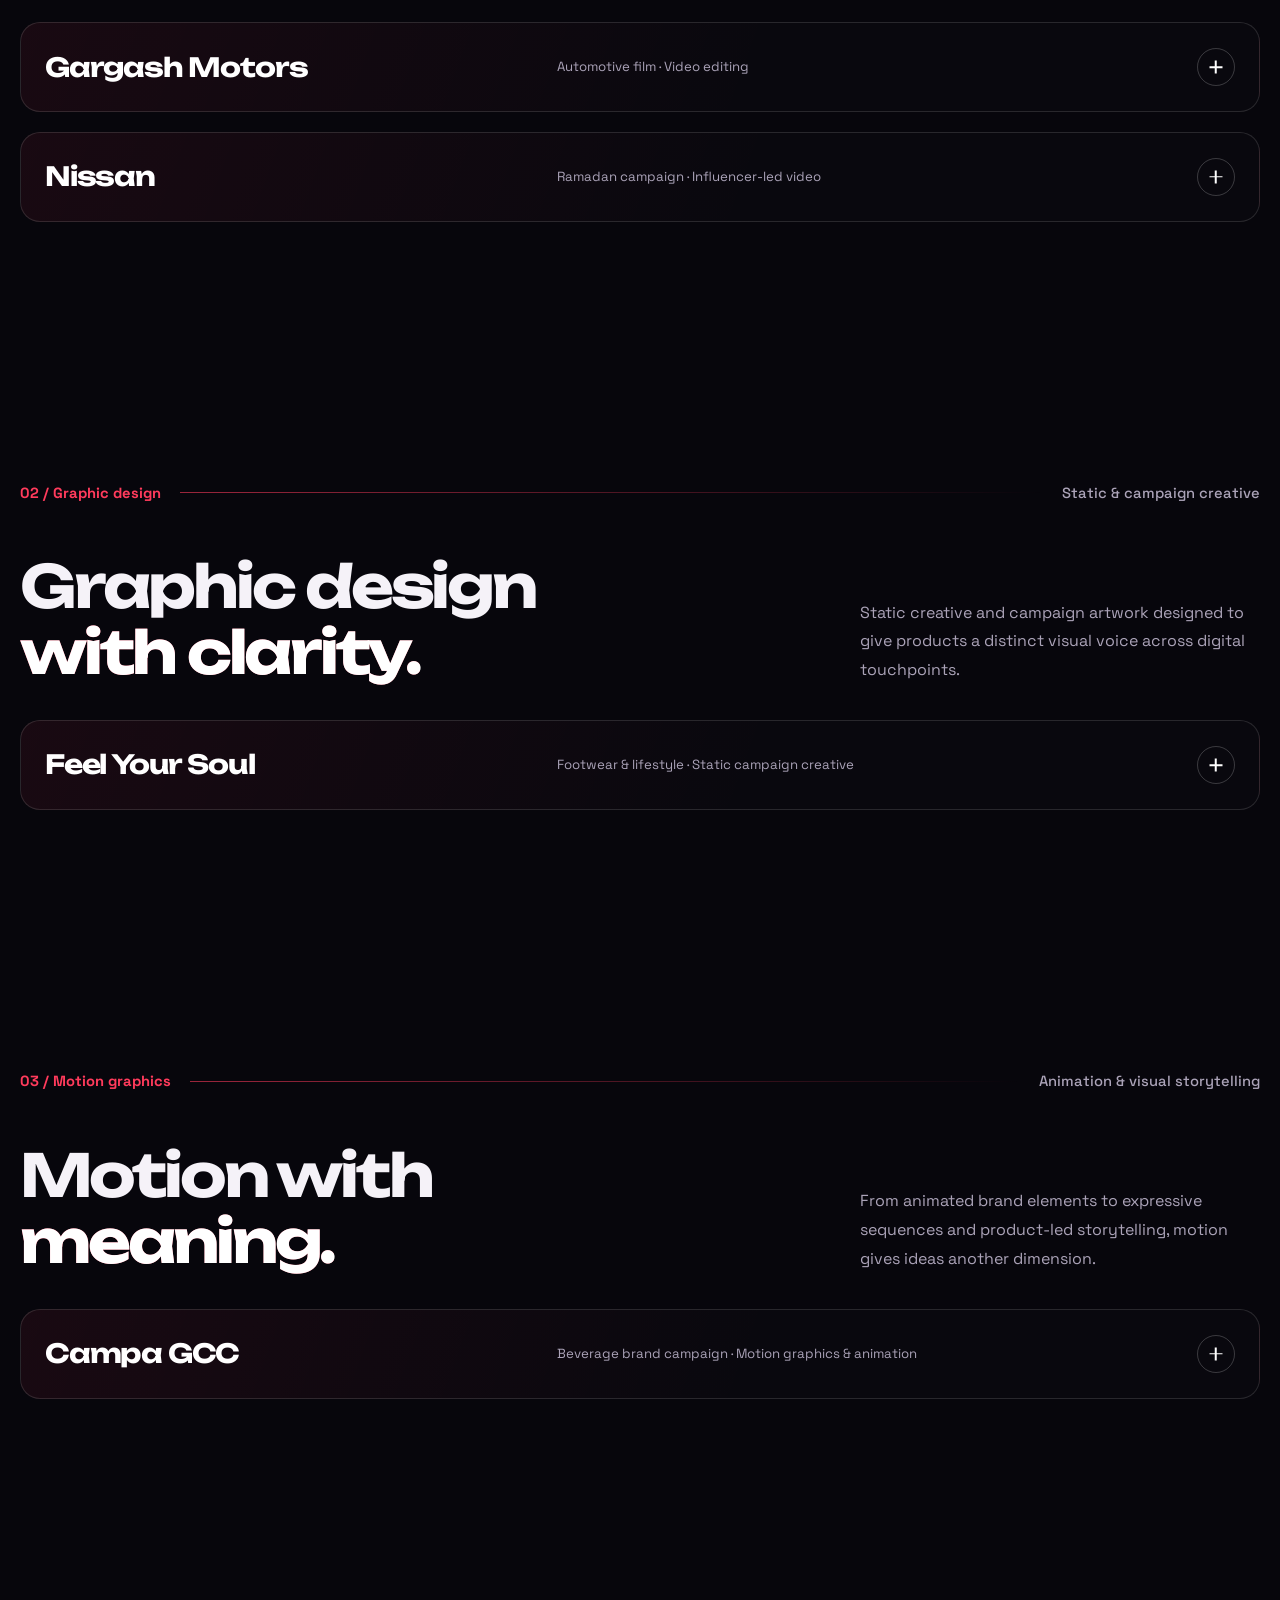
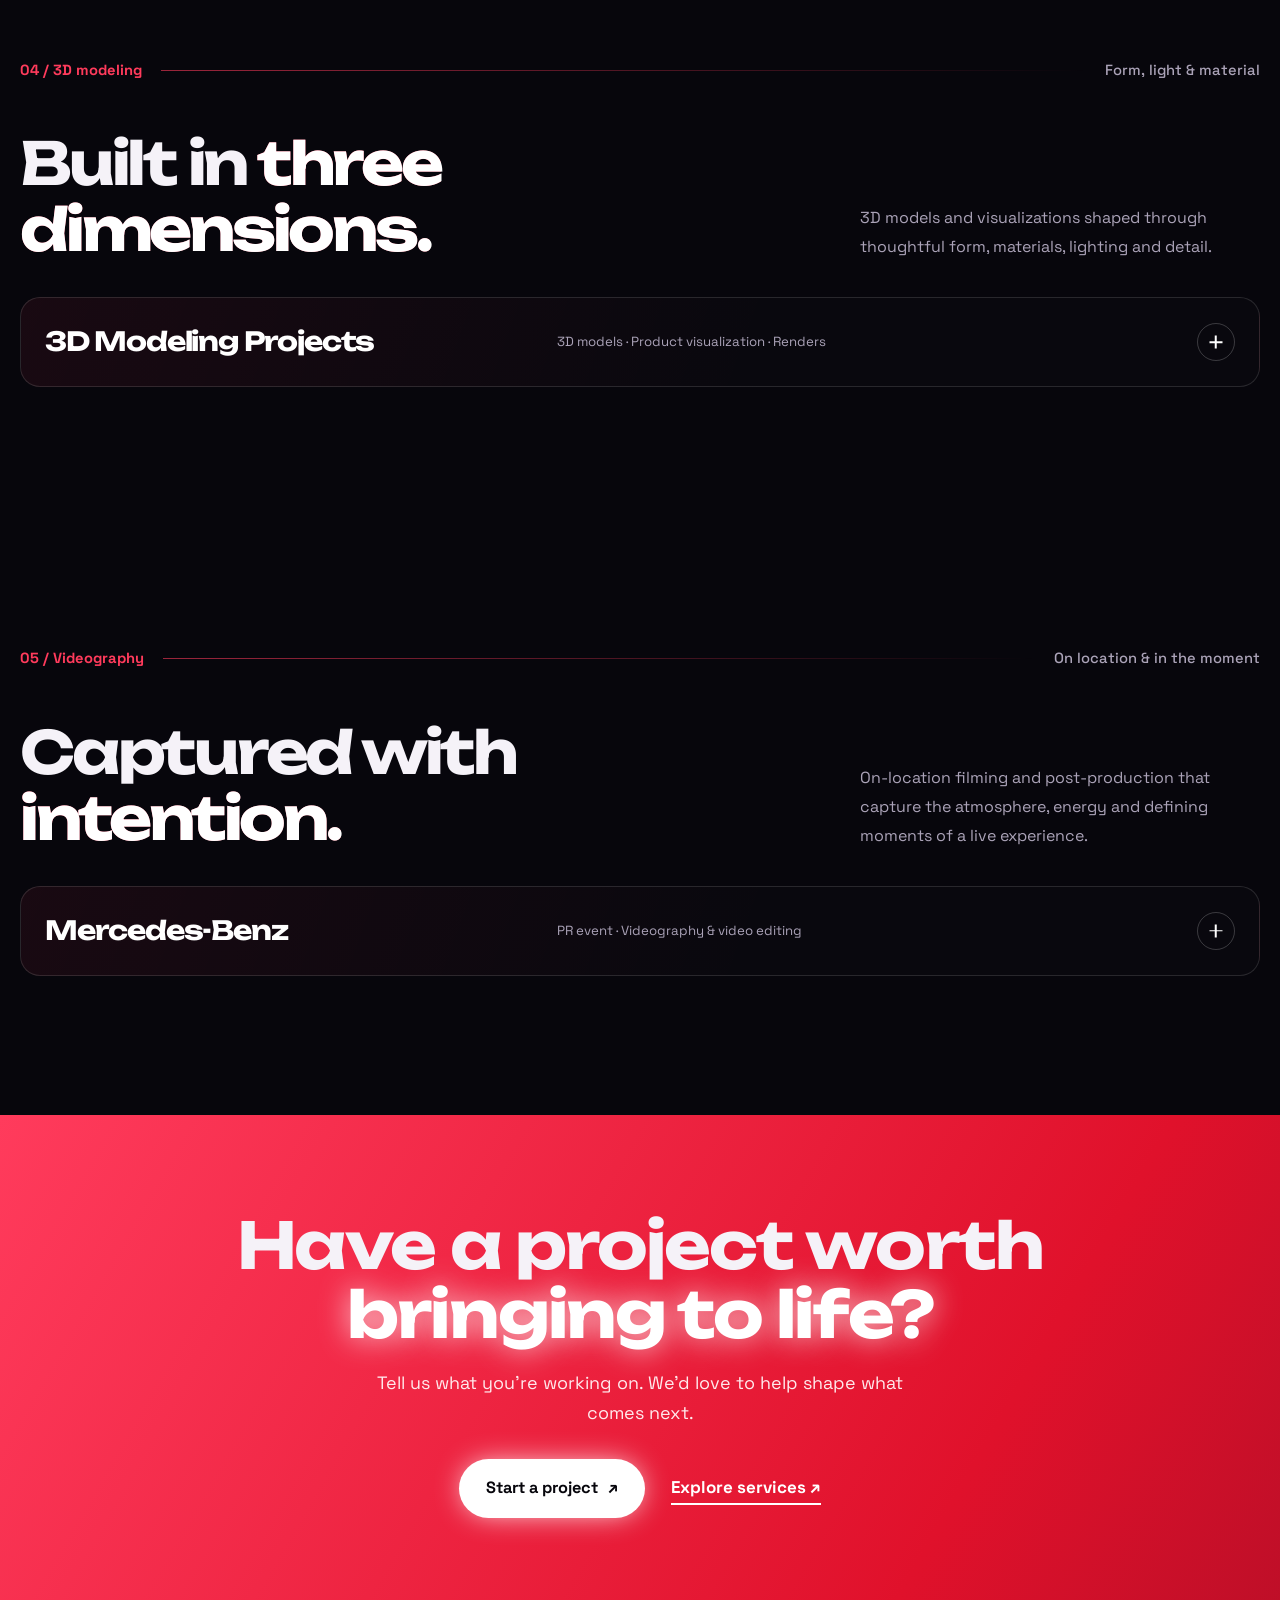
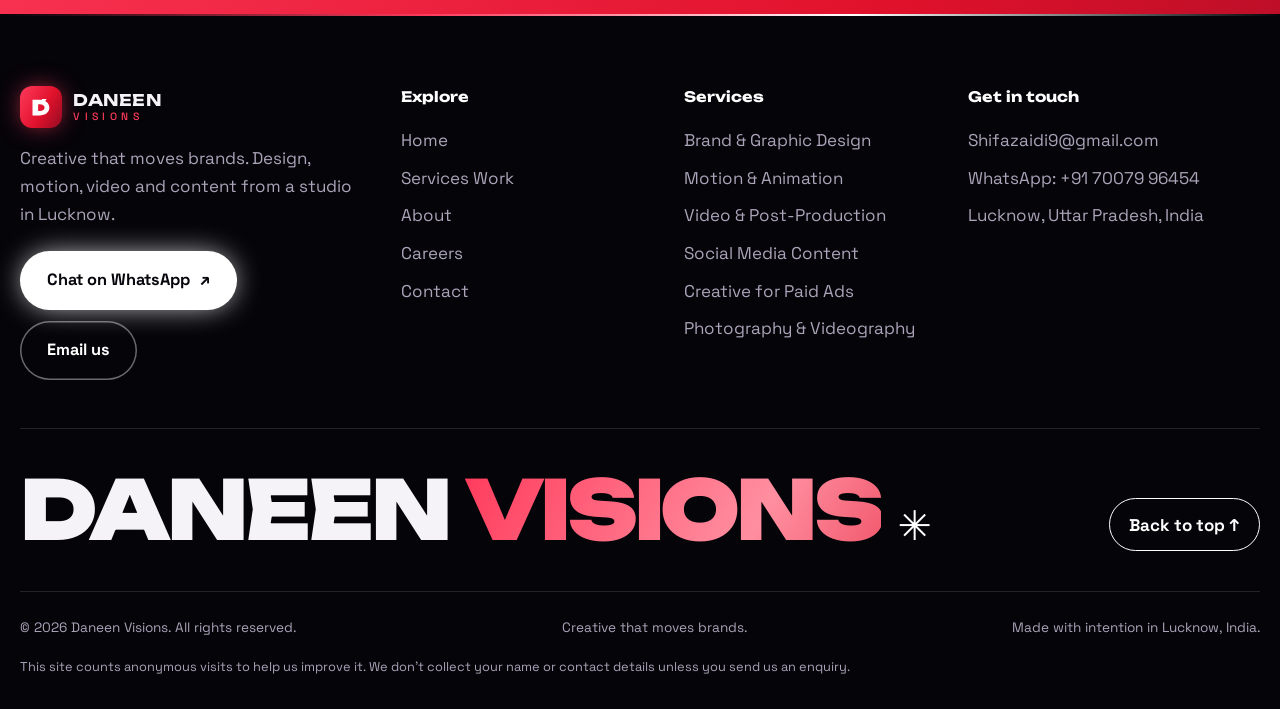
<file: work.html>
<!DOCTYPE html>
<html lang="en"><head>
<meta charset="UTF-8"/><meta name="viewport" content="width=device-width, initial-scale=1, viewport-fit=cover"/><meta name="theme-color" content="#07060C"/>
<meta name="description" content="Explore selected video editing, graphic design, motion graphics, 3D modeling and videography by Daneen Visions."/>
<meta property="og:type" content="website"/><meta property="og:title" content="Selected Work — Daneen Visions"/><meta property="og:description" content="A selection of creative work across video, graphic design, motion, 3D and production."/>
<title>Selected Work — Daneen Visions</title>
<link rel="icon" href="data:image/svg+xml,%3Csvg xmlns='http://www.w3.org/2000/svg' viewBox='0 0 64 64'%3E%3Crect width='64' height='64' rx='16' fill='%23E0112B'/%3E%3Cpath d='M18 16h13c10 0 16 6 16 16S41 48 31 48H18V16Z' fill='white'/%3E%3C/svg%3E"/>
<link rel="preconnect" href="https://fonts.googleapis.com"/><link rel="preconnect" href="https://fonts.gstatic.com" crossorigin/><link href="https://fonts.googleapis.com/css2?family=Space+Grotesk:wght@400;500;700&family=Unbounded:wght@500;700;900&display=swap" rel="stylesheet"/>
<noscript><style>.ph img{opacity:1!important}[data-reveal]{opacity:1!important;translate:none!important}.wipe{display:none}</style></noscript><link rel="stylesheet" href="styles.css"/>
</head><body><div class="wipe" aria-hidden="true"></div><div class="progress" id="progress" aria-hidden="true"></div><div class="cursor-glow" id="glow" aria-hidden="true"></div><a class="skip-link" href="#main">Skip to content</a>
<header class="site-header" id="top">
    <nav class="nav container" aria-label="Main navigation">
      <a href="index.html" class="brand" aria-label="Daneen Visions, homepage">
        <span class="brand-mark" aria-hidden="true"><svg viewBox="0 0 48 48" fill="none"><path d="M8 10h12c11 0 18 5.5 18 14S31 38 20 38H8V10Zm10 8v12h3c5.2 0 8.5-2.2 8.5-6s-3.3-6-8.5-6h-3Z" fill="currentColor"/><path d="m25 9 8 0-4.8 7.5H20l5-7.5Z" fill="#FFFFFF"/></svg></span>
        <span class="brand-wordmark">DANEEN<span>VISIONS</span></span>
      </a>
      <div class="nav-links" id="nav-links">
        <a href="index.html">Home</a>
        <a href="services.html">Services</a>
        <a href="work.html" aria-current="page">Work</a>
        <a href="about.html">About</a>
        <a href="careers.html">Careers</a>
        <a href="contact.html">Contact</a>
        <a class="nav-mobile-contact" href="contact.html">Let's talk ↗</a>
      </div>
      <a class="nav-cta" href="contact.html">Let's talk <span aria-hidden="true">↗</span></a>
      <button class="menu-toggle" aria-label="Open navigation" aria-controls="nav-links" aria-expanded="false"><span></span><span></span></button>
    </nav>
  </header><main id="main">
<section class="page-hero" data-hero>
      <div class="hero-aurora" aria-hidden="true"></div>
      <div class="hero-blob b1"></div><div class="hero-blob b2"></div>
      <div class="studio-bg" aria-hidden="true"><svg class="curve" viewBox="0 0 1200 700" preserveAspectRatio="xMidYMid slice" aria-hidden="true"><g class="anchors"><line class="handle" x1="60" y1="540" x2="240" y2="180"/><line class="handle" x1="440" y1="640" x2="960" y2="120"/><line class="handle" x1="1150" y1="250" x2="1060" y2="90"/><circle class="hdot" cx="240" cy="180" r="7"/><circle class="hdot" cx="440" cy="640" r="7"/><circle class="hdot" cx="960" cy="120" r="7"/><circle class="hdot" cx="1060" cy="90" r="7"/><rect class="anchor" x="50" y="530" width="20" height="20"/><rect class="anchor" x="690" y="370" width="20" height="20"/><rect class="anchor" x="1140" y="240" width="20" height="20"/></g><path class="line" pathLength="1" d="M60,540 C240,180 440,640 700,380 S1060,90 1150,250"/><g class="nib"><g><animateMotion dur="12s" repeatCount="indefinite" calcMode="linear" keyTimes="0;0.62;1" keyPoints="0;1;1" path="M60,540 C240,180 440,640 700,380 S1060,90 1150,250"/><path d="M0 0 L-10 -24 L-5 -34 L5 -34 L10 -24 Z" fill="#fff" stroke="#E0112B" stroke-width="2"/><circle cx="0" cy="-20" r="3.2" fill="#E0112B"/></g></g></svg><span class="reg"><svg viewBox="0 0 60 60"><circle cx="30" cy="30" r="14"/><circle cx="30" cy="30" r="4"/><path d="M30 2v18M30 40v18M2 30h18M40 30h18"/></svg></span><span class="doodle w sp" style="right:34%;top:24%;width:34px;height:34px;--t:8s;--t2:20s;animation-delay:-0s"><svg viewBox="0 0 60 60"><path class="fill" d="M30 3 C32 20 40 28 57 30 C40 32 32 40 30 57 C28 40 20 32 3 30 C20 28 28 20 30 3Z"/></svg></span><span class="doodle w" style="right:9%;bottom:12%;width:60px;height:60px;--t:11s;--t2:30s;animation-delay:-0s"><svg viewBox="0 0 60 60"><circle cx="30" cy="30" r="22"/></svg></span><span class="doodle w hide-sm" style="left:5%;bottom:9%;width:120px;height:30px;--t:12s;--t2:30s;animation-delay:-1s"><svg viewBox="0 0 120 30"><path d="M4 15 q10 -20 20 0 t20 0 t20 0 t20 0 t20 0"/></svg></span><span class="doodle hide-sm" style="right:22%;top:16%;width:60px;height:60px;--t:10s;--t2:30s;animation-delay:-3s"><svg viewBox="0 0 60 60"><path d="M30 5 L45 32 L36 40 V54 H24 V40 L15 32 Z"/><circle cx="30" cy="31" r="3.5"/><path d="M30 34 V40"/></svg></span></div>
      <div class="container" data-hero-inner>
        <nav class="crumbs" aria-label="Breadcrumb"><a href="index.html">Home</a><span aria-hidden="true">/</span><span aria-current="page">Selected work</span></nav>
        <h1>The work speaks. <em>We make it matter.</em></h1>
        <p class="lead">A selection of creative work across video, graphic design, motion, 3D and production — made to move ideas forward.</p>
        <div class="hero-actions"><a class="button button-primary" href="#video-editing">Explore our work <span aria-hidden="true">↗</span></a><a class="text-link" href="contact.html">Start a project <span aria-hidden="true">↗</span></a></div>
      </div>
    </section>
  <section class="section container work-intro-section has-doodles">
    <div class="section-top" data-reveal><span>Selected work</span><span class="section-rule"></span><span class="section-side">A closer look at what we do</span></div>
    <div class="work-intro-layout" data-reveal="left"><h2>Different disciplines.<br/><em>One point of view.</em></h2><p>From the first frame to the final export, every piece is approached with care for the craft, the audience and the story it needs to tell.</p></div>
    <nav class="work-category-nav" aria-label="Portfolio categories" data-reveal>
      <a href="#video-editing">Video editing <span>↘</span></a><a href="#graphic-design">Graphic design <span>↘</span></a><a href="#motion-graphics">Motion graphics <span>↘</span></a><a href="#3d-modeling">3D modeling <span>↘</span></a><a href="#videography">Videography <span>↘</span></a>
    </nav>
  </section>
  <section class="section container work-category-section" id="video-editing">
    <div class="section-top" data-reveal><span>01 / Video editing</span><span class="section-rule"></span><span class="section-side">Story, pace &amp; precision</span></div>
    <div class="work-section-heading" data-reveal><h2>Video editing <em>that holds attention.</em></h2><p>Carefully crafted edits that bring footage, sound and story together — from automotive films to social-first campaigns.</p></div>
    <details class="work-brand-accordion ">
      <summary class="work-brand-summary">
        <span class="work-brand-name">Gargash Motors</span>
        <span class="work-brand-detail">Automotive film · Video editing</span>
        <span class="work-brand-toggle" aria-hidden="true"></span>
      </summary>
      <div class="work-brand-content">
        <div class="work-video-grid"><article class="work-video-card" data-reveal="zoom"><div class="work-video-frame"><video controls playsinline preload="metadata" poster="assets/videos/automotive-poster.jpg"><source src="assets/videos/automotive-promo.mp4" type="video/mp4"></video></div><div class="work-video-body"><div class="work-video-meta"><span>GARGASH MOTORS</span><span>AUTOMOTIVE</span></div><h3>Automotive Video Edit</h3><p>A cinematic automotive edit showcasing dynamic pacing, visual storytelling and polished post-production.</p><div class="work-credit">My contribution <b>Video editing</b></div></div></article></div>
      </div>
    </details><details class="work-brand-accordion ">
      <summary class="work-brand-summary">
        <span class="work-brand-name">Nissan</span>
        <span class="work-brand-detail">Ramadan campaign · Influencer-led video</span>
        <span class="work-brand-toggle" aria-hidden="true"></span>
      </summary>
      <div class="work-brand-content">
        <div class="work-video-grid"><article class="work-video-card" data-reveal="zoom" style="--d:.12s"><div class="work-video-frame"><video controls playsinline preload="metadata" poster="assets/videos/nissan-poster.jpg"><source src="assets/videos/nissan-ramadan.mp4" type="video/mp4"></video></div><div class="work-video-body"><div class="work-video-meta"><span>NISSAN</span><span>RAMADAN CAMPAIGN</span></div><h3>Influencer-Led Campaign</h3><p>A campaign video combining influencer-led storytelling with automotive visuals to bring Nissan’s Ramadan campaign to life through engaging, social-first content.</p><div class="work-credit">My contribution <b>Video editing</b></div></div></article></div>
      </div>
    </details>
  </section>
  <section class="section container work-category-section" id="graphic-design">
    <div class="section-top" data-reveal><span>02 / Graphic design</span><span class="section-rule"></span><span class="section-side">Static &amp; campaign creative</span></div>
    <div class="work-section-heading" data-reveal><h2>Graphic design <em>with clarity.</em></h2><p>Static creative and campaign artwork designed to give products a distinct visual voice across digital touchpoints.</p></div>
    <details class="work-brand-accordion ">
      <summary class="work-brand-summary">
        <span class="work-brand-name">Feel Your Soul</span>
        <span class="work-brand-detail">Footwear & lifestyle · Static campaign creative</span>
        <span class="work-brand-toggle" aria-hidden="true"></span>
      </summary>
      <div class="work-brand-content">
        <div class="fys-project-intro" data-reveal>
      <div><span class="fys-project-label">FEATURED CLIENT · FOOTWEAR &amp; LIFESTYLE</span><h3>Feel Your <em>Soul</em></h3><span class="fys-project-location">United States</span></div>
      <p>Feel Your Soul is a US-based lifestyle brand built around Footsouls — comfort insoles designed for Converse and Vans. This selection highlights static campaign creatives developed for the brand, with a focus on product storytelling, energetic typography and lifestyle-led compositions.</p>
    </div>
    <div class="fys-static-grid"><article class="fys-static-card" data-reveal="zoom">
      <a class="fys-static-image" href="assets/images/feel-your-soul/converse-foot-in-shoe.jpg" target="_blank" rel="noopener" aria-label="View Back in Stock — Converse">
        <img src="assets/images/feel-your-soul/converse-foot-in-shoe.jpg" alt="Back in Stock — Converse" loading="lazy">
      </a>
      <div class="fys-static-copy">
        <div class="fys-static-meta"><span>FEEL YOUR SOUL</span><span>STATIC CAMPAIGN</span></div>
        <h3>Back in Stock — Converse</h3>
        <p>Lifestyle-led product creative featuring Converse footwear, styled around the Footsouls back-in-stock message.</p><div class="fys-static-credit">My contribution <b>Graphic design &amp; static campaign creative</b></div>
      </div>
    </article><article class="fys-static-card" data-reveal="zoom">
      <a class="fys-static-image" href="assets/images/feel-your-soul/converse-vans-in-sky.jpg" target="_blank" rel="noopener" aria-label="View Back in Stock — Converse &amp; Vans">
        <img src="assets/images/feel-your-soul/converse-vans-in-sky.jpg" alt="Back in Stock — Converse &amp; Vans" loading="lazy">
      </a>
      <div class="fys-static-copy">
        <div class="fys-static-meta"><span>FEEL YOUR SOUL</span><span>STATIC CAMPAIGN</span></div>
        <h3>Back in Stock — Converse &amp; Vans</h3>
        <p>A sky-inspired campaign visual pairing Converse and Vans product imagery with a bold restock message.</p><div class="fys-static-credit">My contribution <b>Graphic design &amp; static campaign creative</b></div>
      </div>
    </article><article class="fys-static-card" data-reveal="zoom">
      <a class="fys-static-image" href="assets/images/feel-your-soul/vans-high-tops-lineup.jpg" target="_blank" rel="noopener" aria-label="View Back in Stock — Vans Line-up">
        <img src="assets/images/feel-your-soul/vans-high-tops-lineup.jpg" alt="Back in Stock — Vans Line-up" loading="lazy">
      </a>
      <div class="fys-static-copy">
        <div class="fys-static-meta"><span>FEEL YOUR SOUL</span><span>STATIC CAMPAIGN</span></div>
        <h3>Back in Stock — Vans Line-up</h3>
        <p>A clean product-led composition showcasing Vans high-top silhouettes in a graphic lineup.</p><div class="fys-static-credit">My contribution <b>Graphic design &amp; static campaign creative</b></div>
      </div>
    </article><article class="fys-static-card" data-reveal="zoom">
      <a class="fys-static-image" href="assets/images/feel-your-soul/vans-product-box-floating.jpg" target="_blank" rel="noopener" aria-label="View Footsouls — Product Feature">
        <img src="assets/images/feel-your-soul/vans-product-box-floating.jpg" alt="Footsouls — Product Feature" loading="lazy">
      </a>
      <div class="fys-static-copy">
        <div class="fys-static-meta"><span>FEEL YOUR SOUL</span><span>STATIC CAMPAIGN</span></div>
        <h3>Footsouls — Product Feature</h3>
        <p>A floating-packshot concept that puts the Footsouls product and packaging at the centre of the frame.</p><div class="fys-static-credit">My contribution <b>Graphic design &amp; static campaign creative</b></div>
      </div>
    </article><article class="fys-static-card" data-reveal="zoom">
      <a class="fys-static-image" href="assets/images/feel-your-soul/converse-lineup.jpg" target="_blank" rel="noopener" aria-label="View Back in Stock — Converse Line-up">
        <img src="assets/images/feel-your-soul/converse-lineup.jpg" alt="Back in Stock — Converse Line-up" loading="lazy">
      </a>
      <div class="fys-static-copy">
        <div class="fys-static-meta"><span>FEEL YOUR SOUL</span><span>STATIC CAMPAIGN</span></div>
        <h3>Back in Stock — Converse Line-up</h3>
        <p>A footwear-focused static creative using a considered product arrangement and strong campaign typography.</p><div class="fys-static-credit">My contribution <b>Graphic design &amp; static campaign creative</b></div>
      </div>
    </article><article class="fys-static-card" data-reveal="zoom">
      <a class="fys-static-image" href="assets/images/feel-your-soul/campa-feel-your-soul-extra.jpg" target="_blank" rel="noopener" aria-label="View Footsouls — Campaign Creative">
        <img src="assets/images/feel-your-soul/campa-feel-your-soul-extra.jpg" alt="Footsouls — Campaign Creative" loading="lazy">
      </a>
      <div class="fys-static-copy">
        <div class="fys-static-meta"><span>FEEL YOUR SOUL</span><span>STATIC CAMPAIGN</span></div>
        <h3>Footsouls — Campaign Creative</h3>
        <p>A supporting campaign visual developed for the Feel Your Soul footwear range.</p><div class="fys-static-credit">My contribution <b>Graphic design &amp; static campaign creative</b></div>
      </div>
    </article></div>
  
      </div>
    </details>
  </section>
<section class="section container work-category-section" id="motion-graphics">
    <div class="section-top" data-reveal><span>03 / Motion graphics</span><span class="section-rule"></span><span class="section-side">Animation &amp; visual storytelling</span></div>
    <div class="work-section-heading" data-reveal><h2>Motion with <em>meaning.</em></h2><p>From animated brand elements to expressive sequences and product-led storytelling, motion gives ideas another dimension.</p></div>
    <details class="work-brand-accordion ">
      <summary class="work-brand-summary">
        <span class="work-brand-name">Campa GCC</span>
        <span class="work-brand-detail">Beverage brand campaign · Motion graphics & animation</span>
        <span class="work-brand-toggle" aria-hidden="true"></span>
      </summary>
      <div class="work-brand-content">
        <div class="campa-project-intro" data-reveal><div><span class="campa-project-label">FEATURED BRAND CAMPAIGN · GCC</span><h3>Campa <em>GCC</em></h3></div>
      <p>A collection of motion-led campaign assets created for Campa across the GCC. The work brings together product visuals, seasonal storytelling, 3D elements and social-first creative formats under one brand campaign.</p></div>
    <div class="work-video-grid campa-video-grid"><article class="work-video-card campa-video-card" data-reveal="zoom">
      <div class="work-video-frame"><video controls playsinline preload="none"><source src="assets/videos/campa-gcc/swipe-beat.mp4" type="video/mp4"></video></div>
      <div class="work-video-body"><div class="work-video-meta"><span>CAMPA GCC</span><span>MOTION DESIGN</span></div>
      <h3>Swipe Beat</h3><p>Fast-paced, rhythm-led brand motion.</p><div class="work-credit">Project <b>Campa GCC brand campaign</b></div></div>
    </article><article class="work-video-card campa-video-card" data-reveal="zoom" style="--d:0.08s">
      <div class="work-video-frame"><video controls playsinline preload="none"><source src="assets/videos/campa-gcc/cola-can-in-ice.mp4" type="video/mp4"></video></div>
      <div class="work-video-body"><div class="work-video-meta"><span>CAMPA GCC</span><span>MOTION DESIGN</span></div>
      <h3>Cola Can in Ice</h3><p>A product-focused visual built around refreshment and texture.</p><div class="work-credit">Project <b>Campa GCC brand campaign</b></div></div>
    </article><article class="work-video-card campa-video-card" data-reveal="zoom">
      <div class="work-video-frame"><video controls playsinline preload="none"><source src="assets/videos/campa-gcc/energy-launch.mp4" type="video/mp4"></video></div>
      <div class="work-video-body"><div class="work-video-meta"><span>CAMPA GCC</span><span>MOTION DESIGN</span></div>
      <h3>Energy Launch</h3><p>Launch creative designed to bring the Campa energy proposition to life.</p><div class="work-credit">Project <b>Campa GCC brand campaign</b></div></div>
    </article><article class="work-video-card campa-video-card" data-reveal="zoom" style="--d:0.08s">
      <div class="work-video-frame"><video controls playsinline preload="none"><source src="assets/videos/campa-gcc/campa-with-food.mp4" type="video/mp4"></video></div>
      <div class="work-video-body"><div class="work-video-meta"><span>CAMPA GCC</span><span>MOTION DESIGN</span></div>
      <h3>Campa with Food</h3><p>Product-led content pairing Campa with food moments.</p><div class="work-credit">Project <b>Campa GCC brand campaign</b></div></div>
    </article><article class="work-video-card campa-video-card" data-reveal="zoom" style="--d:0.16s">
      <div class="work-video-frame"><video controls playsinline preload="none"><source src="assets/videos/campa-gcc/across-gcc.mp4" type="video/mp4"></video></div>
      <div class="work-video-body"><div class="work-video-meta"><span>CAMPA GCC</span><span>MOTION DESIGN</span></div>
      <h3>Across the GCC</h3><p>Brand content created for a wider GCC audience.</p><div class="work-credit">Project <b>Campa GCC brand campaign</b></div></div>
    </article><article class="work-video-card campa-video-card" data-reveal="zoom">
      <div class="work-video-frame"><video controls playsinline preload="none"><source src="assets/videos/campa-gcc/anywhere-everywhere.mp4" type="video/mp4"></video></div>
      <div class="work-video-body"><div class="work-video-meta"><span>CAMPA GCC</span><span>MOTION DESIGN</span></div>
      <h3>Anywhere, Everywhere</h3><p>An everyday-consumption story for the Campa brand.</p><div class="work-credit">Project <b>Campa GCC brand campaign</b></div></div>
    </article><article class="work-video-card campa-video-card" data-reveal="zoom" style="--d:0.08s">
      <div class="work-video-frame"><video controls playsinline preload="none"><source src="assets/videos/campa-gcc/brain-essentials.mp4" type="video/mp4"></video></div>
      <div class="work-video-body"><div class="work-video-meta"><span>CAMPA GCC</span><span>MOTION DESIGN</span></div>
      <h3>Brain Essentials</h3><p>A concise motion-led brand communication.</p><div class="work-credit">Project <b>Campa GCC brand campaign</b></div></div>
    </article><article class="work-video-card campa-video-card" data-reveal="zoom" style="--d:0.16s">
      <div class="work-video-frame"><video controls playsinline preload="none"><source src="assets/videos/campa-gcc/lemon-cola-convo.mp4" type="video/mp4"></video></div>
      <div class="work-video-body"><div class="work-video-meta"><span>CAMPA GCC</span><span>MOTION DESIGN</span></div>
      <h3>Lemon & Cola Conversation</h3><p>A playful product conversation built around Campa flavours.</p><div class="work-credit">Project <b>Campa GCC brand campaign</b></div></div>
    </article><article class="work-video-card campa-video-card" data-reveal="zoom">
      <div class="work-video-frame"><video controls playsinline preload="none"><source src="assets/videos/campa-gcc/campa-motion-graphics.mp4" type="video/mp4"></video></div>
      <div class="work-video-body"><div class="work-video-meta"><span>CAMPA GCC</span><span>MOTION DESIGN</span></div>
      <h3>Campa Motion Graphics</h3><p>Motion design created for the Campa campaign.</p><div class="work-credit">Project <b>Campa GCC brand campaign</b></div></div>
    </article><article class="work-video-card campa-video-card" data-reveal="zoom" style="--d:0.08s">
      <div class="work-video-frame"><video controls playsinline preload="none"><source src="assets/videos/campa-gcc/ramadan-essentials-3d.mp4" type="video/mp4"></video></div>
      <div class="work-video-body"><div class="work-video-meta"><span>CAMPA GCC</span><span>MOTION DESIGN</span></div>
      <h3>Ramadan Essentials — 3D</h3><p>A 3D-led seasonal visual for Ramadan.</p><div class="work-credit">Project <b>Campa GCC brand campaign</b></div></div>
    </article><article class="work-video-card campa-video-card" data-reveal="zoom" style="--d:0.16s">
      <div class="work-video-frame"><video controls playsinline preload="none"><source src="assets/videos/campa-gcc/ramadan-campaign.mp4" type="video/mp4"></video></div>
      <div class="work-video-body"><div class="work-video-meta"><span>CAMPA GCC</span><span>MOTION DESIGN</span></div>
      <h3>Ramadan Campaign</h3><p>Seasonal Campa content shaped for the Ramadan moment.</p><div class="work-credit">Project <b>Campa GCC brand campaign</b></div></div>
    </article><article class="work-video-card campa-video-card" data-reveal="zoom">
      <div class="work-video-frame"><video controls playsinline preload="none"><source src="assets/videos/campa-gcc/summer-fizz.mp4" type="video/mp4"></video></div>
      <div class="work-video-body"><div class="work-video-meta"><span>CAMPA GCC</span><span>MOTION DESIGN</span></div>
      <h3>Summer Fizz</h3><p>Bright, seasonal content built around summer refreshment.</p><div class="work-credit">Project <b>Campa GCC brand campaign</b></div></div>
    </article></div>
  
      </div>
    </details>
  </section>
  <section class="section container work-category-section" id="3d-modeling">
    <div class="section-top" data-reveal><span>04 / 3D modeling</span><span class="section-rule"></span><span class="section-side">Form, light &amp; material</span></div>
    <div class="work-section-heading" data-reveal><h2>Built in <em>three dimensions.</em></h2><p>3D models and visualizations shaped through thoughtful form, materials, lighting and detail.</p></div>
    <details class="work-brand-accordion ">
      <summary class="work-brand-summary">
        <span class="work-brand-name">3D Modeling Projects</span>
        <span class="work-brand-detail">3D models · Product visualization · Renders</span>
        <span class="work-brand-toggle" aria-hidden="true"></span>
      </summary>
      <div class="work-brand-content">
        <div class="work-placeholder" data-reveal><span class="work-placeholder-icon">3D</span><div><h3>3D modeling portfolio</h3><p>Selected 3D models, product visualizations and rendered scenes will be showcased here.</p></div></div>
  
      </div>
    </details>
  </section>
  <section class="section container work-category-section" id="videography">
    <div class="section-top" data-reveal><span>05 / Videography</span><span class="section-rule"></span><span class="section-side">On location &amp; in the moment</span></div>
    <div class="work-section-heading" data-reveal><h2>Captured with <em>intention.</em></h2><p>On-location filming and post-production that capture the atmosphere, energy and defining moments of a live experience.</p></div>
    <details class="work-brand-accordion ">
      <summary class="work-brand-summary">
        <span class="work-brand-name">Mercedes-Benz</span>
        <span class="work-brand-detail">PR event · Videography & video editing</span>
        <span class="work-brand-toggle" aria-hidden="true"></span>
      </summary>
      <div class="work-brand-content">
        <div class="work-video-grid work-video-single"><article class="work-video-card" data-reveal="zoom"><div class="work-video-frame"><video controls playsinline preload="metadata" poster="assets/videos/mercedes-pr-poster.jpg"><source src="assets/videos/mercedes-pr-event.mp4" type="video/mp4"></video></div><div class="work-video-body"><div class="work-video-meta"><span>MERCEDES-BENZ</span><span>PR EVENT</span></div><h3>Mercedes-Benz PR Event Coverage</h3><p>Event coverage capturing the atmosphere, key moments and brand experience of a Mercedes-Benz PR event.</p><div class="work-credit">My contribution <b>Videography &amp; video editing</b></div></div></article></div>
  
      </div>
    </details>
  </section>
  <section class="cta-band has-doodles"><div class="container"><h2 data-reveal>Have a project worth <em>bringing to life?</em></h2><p data-reveal style="--d:.1s">Tell us what you’re working on. We’d love to help shape what comes next.</p><div class="hero-actions" data-reveal style="--d:.2s"><a class="button button-white" href="contact.html">Start a project <span aria-hidden="true">↗</span></a><a class="text-link" href="services.html">Explore services <span aria-hidden="true">↗</span></a></div></div></section>
</main><footer class="footer"><div class="container">
    <div class="footer-grid">
      <div class="footer-brand"><a href="index.html" class="brand" aria-label="Daneen Visions, homepage">
        <span class="brand-mark" aria-hidden="true"><svg viewBox="0 0 48 48" fill="none"><path d="M8 10h12c11 0 18 5.5 18 14S31 38 20 38H8V10Zm10 8v12h3c5.2 0 8.5-2.2 8.5-6s-3.3-6-8.5-6h-3Z" fill="currentColor"/><path d="m25 9 8 0-4.8 7.5H20l5-7.5Z" fill="#FFFFFF"/></svg></span>
        <span class="brand-wordmark">DANEEN<span>VISIONS</span></span>
      </a><p>Creative that moves brands. Design, motion, video and content from a studio in Lucknow.</p><div class="footer-actions"><a class="button button-white" href="https://wa.me/917007996454?text=Hi%20Daneen%20Visions!%20I%27d%20like%20to%20talk%20about%20a%20project." target="_blank" rel="noopener">Chat on WhatsApp <span aria-hidden="true">↗</span></a><a class="button button-outline" href="mailto:Shifazaidi9@gmail.com">Email us</a></div></div>
      <div><h4>Explore</h4><ul><li><a href="index.html">Home</a></li><li><a href="services.html">Services</a>
        <a href="work.html">Work</a></li><li><a href="about.html">About</a></li><li><a href="careers.html">Careers</a></li><li><a href="contact.html">Contact</a></li></ul></div>
      <div><h4>Services</h4><ul><li><a href="services.html#brand">Brand &amp; Graphic Design</a></li><li><a href="services.html#motion">Motion &amp; Animation</a></li><li><a href="services.html#video">Video &amp; Post-Production</a></li><li><a href="services.html#social">Social Media Content</a></li><li><a href="services.html#ads">Creative for Paid Ads</a></li><li><a href="services.html#photo">Photography &amp; Videography</a></li></ul></div>
      <div><h4>Get in touch</h4><ul><li><a href="mailto:Shifazaidi9@gmail.com">Shifazaidi9@gmail.com</a></li><li><a href="https://wa.me/917007996454?text=Hi%20Daneen%20Visions!%20I%27d%20like%20to%20talk%20about%20a%20project." target="_blank" rel="noopener">WhatsApp: +91 70079 96454</a></li><li><a href="https://www.google.com/maps/search/?api=1&query=Lucknow%2C+Uttar+Pradesh%2C+India" target="_blank" rel="noopener">Lucknow, Uttar Pradesh, India</a></li></ul><div data-social-wrap hidden><h4 style="margin-top:1.4rem">Follow us</h4><div class="socials"><a class="chip" data-social="instagram" hidden>Instagram ↗</a><a class="chip" data-social="behance" hidden>Behance ↗</a><a class="chip" data-social="linkedin" hidden>LinkedIn ↗</a><a class="chip" data-social="youtube" hidden>YouTube ↗</a></div></div></div>
    </div>
    <div class="footer-top"><a href="index.html" class="footer-logo">DANEEN<span>VISIONS</span><i>✳</i></a><a href="#top" class="back-top">Back to top ↑</a></div>
    <div class="footer-bottom"><span>© <span data-year>2026</span> Daneen Visions. All rights reserved.</span><span>Creative that moves brands.</span><span>Made with intention in Lucknow, India.</span><span class="privacy">This site counts anonymous visits to help us improve it. We don't collect your name or contact details unless you send us an enquiry.</span></div>
  </div></footer>
<script src="script.js"></script></body></html>
</file>
<file: styles.css>
/* Daneen Visions: shared styles for every page */
    @property --ang{syntax:'<angle>';inherits:false;initial-value:0deg}
    :root{
      --void:#07060C;
      --panel:#110D1A;
      --panel-2:#181223;
      --line:rgba(255,255,255,.12);
      --text:#F5F2F8;
      --muted:#ABA3B8;
      --red:#FF3B5C;
      --crimson:#E0112B;
      --wine:#7B0A22;
      --accent:#FFFFFF;
      --grad:linear-gradient(120deg,#FF3B5C,#E0112B,#7B0A22,#E0112B,#FF3B5C);
      --grad-text:linear-gradient(120deg,#FF3B5C,#FF8FA0,#E0112B,#FF8FA0,#FF3B5C);
      --maxw:1240px;
      --gutter:max(1.25rem,env(safe-area-inset-left,0px),env(safe-area-inset-right,0px));
      --display:'Unbounded','Space Grotesk',system-ui,sans-serif;
      --body:'Space Grotesk',system-ui,-apple-system,'Segoe UI',sans-serif;
    }
    *,*::before,*::after{box-sizing:border-box}
    html{scroll-behavior:smooth;scroll-padding-top:5rem;-webkit-text-size-adjust:100%;text-size-adjust:100%}
    body{margin:0;font-family:var(--body);font-size:1.0625rem;line-height:1.65;color:var(--text);background:var(--void);-webkit-font-smoothing:antialiased;overflow-x:hidden}
    img{display:block;max-width:100%}
    a{color:inherit}
    h1,h2,h3{font-family:var(--display);margin:0;line-height:1.08;letter-spacing:-.03em;font-weight:700}
    p{margin:0}
    :focus-visible{outline:3px solid var(--accent);outline-offset:3px;border-radius:4px}
    .container{width:min(var(--maxw),100% - var(--gutter) * 2);margin-inline:auto}
    .skip-link{position:absolute;left:-999px;top:0;background:var(--accent);color:var(--void);padding:.7rem 1rem;z-index:100;font-weight:700}
    .skip-link:focus{left:1rem;top:1rem}

    /* ---------- image + banner placeholders ----------
       Every .ph slot shows a designed placeholder (grid + label) until its photo loads.
       To use your own image, change the img src. Size hint is in each label. */
    .ph{position:relative;overflow:hidden;background:linear-gradient(135deg,#2a0612,#7B0A22 55%,#E0112B)}
    .ph::before{content:"";position:absolute;inset:0;background-image:linear-gradient(rgba(255,255,255,.09) 1px,transparent 1px),linear-gradient(90deg,rgba(255,255,255,.09) 1px,transparent 1px);background-size:34px 34px;mask-image:radial-gradient(circle at 50% 50%,#000 20%,transparent 80%);-webkit-mask-image:radial-gradient(circle at 50% 50%,#000 20%,transparent 80%)}
    .ph-label{position:absolute;left:.9rem;bottom:.9rem;z-index:1;font-size:.72rem;font-weight:500;letter-spacing:.04em;color:var(--accent);background:rgba(7,6,12,.7);border:1px solid rgba(255,255,255,.4);padding:.3rem .7rem;border-radius:999px;display:flex;gap:.45rem;align-items:center}
    .ph-label::before{content:"";width:7px;height:7px;border-radius:2px;background:var(--accent)}
    .ph img{position:absolute;inset:0;width:100%;height:100%;object-fit:cover;z-index:2;opacity:0;transition:opacity .8s}
    .ph img.ok{opacity:1}
    .ph img.px,.statement-section>img.px{top:-12%;height:124%}

    /* ---------- global fx ---------- */
    .progress{position:fixed;left:0;top:0;height:3px;width:100%;transform-origin:left;transform:scaleX(0);background:linear-gradient(90deg,var(--red),var(--accent));z-index:80}
    .cursor-glow{position:fixed;left:0;top:0;width:480px;height:480px;border-radius:50%;pointer-events:none;z-index:1;background:radial-gradient(circle,rgba(255,59,92,.16),rgba(255,255,255,.05) 45%,transparent 65%);mix-blend-mode:screen;opacity:0;transition:opacity .4s}
    .js [data-reveal]{opacity:0;translate:0 36px;scale:1;transition:opacity .9s cubic-bezier(.2,.7,.2,1),translate .9s cubic-bezier(.2,.7,.2,1),scale .9s cubic-bezier(.2,.7,.2,1);transition-delay:var(--d,0s)}
    .js [data-reveal="left"]{translate:-70px 0}
    .js [data-reveal="right"]{translate:70px 0}
    .js [data-reveal="zoom"]{translate:0 24px;scale:.88}
    .js [data-reveal].in{opacity:1;translate:0 0;scale:1}
    .js .section-top .section-rule{scale:0 1;transform-origin:left;transition:scale 1.3s .25s cubic-bezier(.2,.7,.2,1)}
    .js .section-top.in .section-rule{scale:1 1}

    /* ---------- header ---------- */
    .site-header{position:fixed;inset:0 0 auto 0;z-index:70;padding-top:env(safe-area-inset-top,0px);transition:background .3s,backdrop-filter .3s,border-color .3s,transform .4s cubic-bezier(.2,.7,.2,1);border-bottom:1px solid transparent}
    .site-header.hide{transform:translateY(-100%)}
    .site-header.scrolled,.site-header.menu-open{background:rgba(7,6,12,.78);backdrop-filter:blur(14px);border-color:var(--line)}
    .nav{display:flex;align-items:center;justify-content:space-between;gap:1.5rem;padding:.85rem 0}
    .brand{display:flex;align-items:center;gap:.7rem;text-decoration:none}
    .brand-mark{width:42px;height:42px;display:grid;place-items:center;border-radius:12px;background:var(--grad);color:#fff;box-shadow:0 0 24px -4px rgba(255,59,92,.8)}
    .brand-mark svg{width:27px;height:27px}
    .brand-wordmark{font-family:var(--display);font-weight:700;font-size:1rem;letter-spacing:.02em;line-height:1;display:flex;flex-direction:column;gap:.3rem}
    .brand-wordmark span{font-family:var(--body);font-weight:500;font-size:.66rem;letter-spacing:.42em;color:var(--red)}
    .nav-links{display:flex;align-items:center;gap:2rem}
    .nav-links a{text-decoration:none;font-weight:500;font-size:.98rem;color:#E4DEEC;position:relative;transition:color .2s}
    .nav-links a:hover{color:#fff}
    .nav-links a:not(.nav-mobile-contact)::after{content:"";position:absolute;left:0;right:100%;bottom:-5px;height:2px;background:var(--accent);box-shadow:0 0 10px var(--accent);transition:right .25s}
    .nav-links a:hover::after{right:0}
    .nav-mobile-contact{display:none}
    .nav-cta{color:var(--void);background:var(--accent);text-decoration:none;font-weight:700;padding:.7rem 1.3rem;border-radius:999px;box-shadow:0 0 28px -6px var(--accent);transition:transform .2s,box-shadow .2s}
    .nav-cta:hover{transform:translateY(-2px);box-shadow:0 0 40px -2px var(--accent)}
    .menu-toggle{display:none;width:44px;height:44px;border:0;background:transparent;cursor:pointer;position:relative}
    .menu-toggle span{position:absolute;left:10px;right:10px;height:2px;background:#fff;transition:transform .25s,top .25s}
    .menu-toggle span:first-child{top:17px}.menu-toggle span:last-child{top:25px}
    .menu-open .menu-toggle span:first-child{top:21px;transform:rotate(45deg)}
    .menu-open .menu-toggle span:last-child{top:21px;transform:rotate(-45deg)}

    /* ---------- buttons ---------- */
    .button{display:inline-flex;align-items:center;gap:.6rem;font-family:var(--body);font-weight:700;font-size:1.02rem;text-decoration:none;border:0;cursor:pointer;padding:1rem 1.7rem;border-radius:999px;transition:transform .2s,box-shadow .2s;position:relative}
    .button-primary{background:var(--grad);color:#fff;box-shadow:0 12px 40px -12px rgba(255,59,92,.9),inset 0 0 0 1px rgba(255,255,255,.25)}
    .button-primary:hover{transform:translateY(-3px);box-shadow:0 18px 50px -10px rgba(255,59,92,1),0 0 0 3px rgba(255,255,255,.5)}
    .button-white{background:var(--accent);color:var(--void);box-shadow:0 0 30px -6px var(--accent)}
    .button-white:hover{transform:translateY(-3px)}
    .text-link{font-weight:700;text-decoration:none;color:var(--accent);border-bottom:2px solid currentColor;padding-bottom:2px}

    /* ---------- hero ---------- */
    .hero{position:relative;overflow:hidden;isolation:isolate;padding:9.5rem 0 4.5rem;background:radial-gradient(ellipse at 15% 20%,#2c0713,transparent 55%),var(--void)}
    .hero-blob{position:absolute;border-radius:50%;filter:blur(70px);z-index:-2;animation:drift 14s ease-in-out infinite alternate}
    .b1{width:46vw;height:46vw;max-width:640px;max-height:640px;left:-12vw;top:-8vw;background:radial-gradient(circle,#E0112B,transparent 68%);opacity:.75}
    .b2{width:38vw;height:38vw;max-width:520px;max-height:520px;right:-8vw;top:10%;background:radial-gradient(circle,#FF3B5C,transparent 68%);opacity:.55;animation-duration:18s;animation-delay:-4s}
    .b3{width:26vw;height:26vw;max-width:380px;max-height:380px;right:22%;bottom:-8vw;background:radial-gradient(circle,#FFFFFF,transparent 68%);opacity:.1;animation-duration:20s;animation-delay:-9s}
    @keyframes drift{to{transform:translate(6vw,4vw) scale(1.18)}}
    .hero-inner{display:grid;grid-template-columns:1.05fr .95fr;gap:3.5rem;align-items:center;position:relative}
    .eyebrow{display:inline-flex;align-items:center;gap:.65rem;font-weight:500;font-size:.9rem;padding:.45rem 1rem;border:1px solid rgba(255,255,255,.45);border-radius:999px;background:rgba(255,255,255,.08);color:#F6E9EB}
    .pulse{width:9px;height:9px;border-radius:50%;background:var(--accent);box-shadow:0 0 0 0 rgba(255,255,255,.7);animation:pulse 2s infinite}
    @keyframes pulse{70%{box-shadow:0 0 0 10px rgba(255,255,255,0)}100%{box-shadow:0 0 0 0 rgba(255,255,255,0)}}
    .hero h1{font-size:clamp(2.3rem,5.4vw,5rem);font-weight:900;margin:1.5rem 0 1.4rem;line-height:1.02}
    .hero h1 em{font-style:normal;background:linear-gradient(100deg,#FF3B5C,#FFFFFF,#FF3B5C);background-size:250% 100%;-webkit-background-clip:text;background-clip:text;color:transparent;animation:shimmer 5s linear infinite}
    @keyframes shimmer{to{background-position:250% 0}}
    .hero h1 .period{color:var(--accent);text-shadow:0 0 24px var(--accent)}
    .hero-lead{font-size:1.2rem;max-width:34rem;color:#D8D1E2}
    .hero-rotator{margin-top:1.4rem;font-family:var(--display);font-size:1.05rem;font-weight:500;display:flex;gap:.6rem;flex-wrap:wrap;align-items:baseline;color:var(--muted)}
    .hero-rotator b{color:var(--accent);font-weight:700;display:inline-block;min-width:7ch;transition:opacity .35s,translate .35s}
    .hero-rotator b.out{opacity:0;translate:0 -8px}
    .hero-actions{display:flex;flex-wrap:wrap;align-items:center;gap:1.6rem;margin-top:2.2rem}
    .hero-footnote{display:flex;align-items:center;gap:.8rem;margin-top:2.4rem;font-size:.95rem;color:var(--muted)}
    .mini-line{width:42px;height:2px;background:var(--grad)}
    .hero-content>*{animation:rise .9s cubic-bezier(.2,.7,.2,1) both}
    .hero-content>*:nth-child(2){animation-delay:.1s}.hero-content>*:nth-child(3){animation-delay:.2s}.hero-content>*:nth-child(4){animation-delay:.3s}.hero-content>*:nth-child(5){animation-delay:.4s}.hero-content>*:nth-child(6){animation-delay:.5s}
    @keyframes rise{from{opacity:0;transform:translateY(34px)}to{opacity:1;transform:none}}

    .hero-art{position:relative;aspect-ratio:1/1.1;width:100%;max-width:560px;margin-left:auto}
    .layer{translate:calc(var(--mx,0) * var(--d,0) * 1px) calc(var(--my,0) * var(--d,0) * 1px);transition:translate .25s ease-out}
    .frame-main{position:absolute;inset:0 10% 7% 16%;border-radius:999px 999px 30px 30px;box-shadow:0 0 0 1px rgba(255,255,255,.18),0 40px 90px -30px rgba(224,17,43,.8);animation:pop 1.1s .15s both,float 8s ease-in-out infinite}
    .frame-round{position:absolute;left:0;bottom:0;width:40%;aspect-ratio:1;border-radius:50%;box-shadow:0 0 0 5px var(--void),0 0 0 7px var(--accent),0 0 40px -4px rgba(255,255,255,.7);animation:pop 1.1s .4s both,float 6s -2s ease-in-out infinite}
    .frame-tilt{position:absolute;right:0;top:9%;width:34%;aspect-ratio:3/4;border-radius:20px;rotate:7deg;box-shadow:0 0 0 1px rgba(255,255,255,.25),0 30px 60px -20px rgba(0,0,0,.8);animation:pop 1.1s .6s both,float 7s -4s ease-in-out infinite}
    @keyframes pop{from{opacity:0;scale:.82}to{opacity:1;scale:1}}
    @keyframes float{50%{transform:translateY(-14px)}}
    @keyframes spin{to{transform:rotate(360deg)}}
    .floating-label{position:absolute;z-index:5;background:rgba(17,13,26,.75);backdrop-filter:blur(10px);border:1px solid rgba(255,255,255,.2);color:#fff;font-weight:500;font-size:.85rem;padding:.55rem 1rem;border-radius:999px;display:flex;align-items:center;gap:.5rem;white-space:nowrap;animation:float 5s ease-in-out infinite}
    .top-label{left:0;top:9%}.bottom-label{right:0;bottom:12%;animation-delay:-2.5s;border-color:rgba(255,255,255,.6);color:var(--accent)}
    .tiny-dot{width:8px;height:8px;border-radius:50%;background:var(--red);box-shadow:0 0 10px var(--red)}
    .badge{position:absolute;z-index:5;right:-2%;bottom:-6%;width:128px;height:128px;border-radius:50%;background:var(--panel);display:grid;place-items:center;box-shadow:0 0 0 1px var(--line)}
    .badge svg{position:absolute;inset:0;animation:spin 16s linear infinite}
    .badge text{font-family:var(--body);font-size:11.5px;font-weight:700;letter-spacing:.18em;fill:var(--accent)}
    .badge span{font-size:1.6rem;color:#fff}
    .hero-bottom{display:flex;justify-content:space-between;align-items:center;margin-top:4.5rem;font-size:.85rem;color:var(--muted);position:relative}
    .down-indicator{animation:bob 1.6s ease-in-out infinite;color:var(--accent)}
    @keyframes bob{50%{transform:translateY(7px)}}

    /* ---------- marquee banners ---------- */
    .marquee-stack{transform:rotate(-1.6deg);margin:2.5rem -2% 0;position:relative;z-index:3}
    .marquee-wrap{overflow:hidden;white-space:nowrap}
    .marquee-wrap.red{background:var(--grad);color:#fff;box-shadow:0 0 60px -10px rgba(255,59,92,.7)}
    .marquee-wrap.dark{background:var(--panel);border-block:1px solid var(--line)}
    .marquee-track{display:flex;width:max-content;animation:marquee 34s linear infinite}
    .marquee-wrap.dark .marquee-track{animation-direction:reverse;animation-duration:42s}
    .marquee-wrap:hover .marquee-track{animation-play-state:paused}
    .marquee-group{display:flex;align-items:center;gap:2rem;padding:.9rem 1rem .9rem 0;flex-shrink:0}
    .marquee-group span{font-family:var(--display);font-weight:900;font-size:clamp(1.3rem,3vw,2.3rem);text-transform:uppercase;letter-spacing:-.01em}
    .marquee-wrap.dark .marquee-group span{color:transparent;-webkit-text-stroke:1.5px var(--accent)}
    .marquee-group b{color:var(--accent);font-size:1.5rem;animation:spin 6s linear infinite;display:inline-block}
    .marquee-wrap.dark .marquee-group b{color:var(--red)}
    @keyframes marquee{to{transform:translateX(-50%)}}

    /* ---------- shared section bits ---------- */
    .section{padding:7.5rem 0;position:relative}
    .section-top{display:flex;align-items:center;gap:1.2rem;margin-bottom:3rem;font-size:.92rem;font-weight:700;color:var(--red)}
    .section-rule{flex:1;height:1px;background:linear-gradient(90deg,var(--red),transparent);opacity:.6}
    .section-side{font-weight:500;color:var(--muted)}
    h2{font-size:clamp(1.9rem,4.2vw,3.5rem)}
    h2 em{font-style:normal;background:var(--grad);-webkit-background-clip:text;background-clip:text;color:transparent}

    /* ---------- about ---------- */
    .about-layout{display:grid;grid-template-columns:1.1fr .9fr;gap:4rem;align-items:start}
    .about-layout h2 span{display:block;margin-top:1rem;font-size:.5em;font-weight:500;color:var(--accent);line-height:1.25;letter-spacing:-.01em}
    .about-copy{display:grid;gap:1.2rem;color:#CFC8DA;font-size:1.12rem}
    .underlined-link{justify-self:start;font-weight:700;color:#fff;text-decoration:none;border-bottom:2px solid var(--accent);padding-bottom:3px;margin-top:.5rem}
    .about-banner{margin-top:4.5rem;border-radius:28px;aspect-ratio:21/8;min-height:260px;box-shadow:0 0 0 1px var(--line)}
    .about-banner::after{content:"";position:absolute;inset:0;z-index:3;background:linear-gradient(100deg,rgba(123,10,34,.88),rgba(224,17,43,.3) 60%,transparent)}
    .about-banner p{position:absolute;z-index:5;left:clamp(1.4rem,4vw,3.4rem);top:50%;translate:0 -50%;max-width:26rem;font-family:var(--display);font-weight:700;font-size:clamp(1.2rem,2.8vw,2.3rem);line-height:1.15}
    .about-stats{display:grid;grid-template-columns:repeat(3,1fr);gap:1.5rem;margin-top:3rem}
    .about-stats div{padding:1.5rem;border-radius:20px;background:var(--panel);border:1px solid var(--line)}
    .about-stats strong{display:block;font-family:var(--display);font-size:clamp(2rem,3.6vw,3rem);font-weight:900;line-height:1;background:linear-gradient(120deg,#FF3B5C,#FFFFFF);-webkit-background-clip:text;background-clip:text;color:transparent}
    .about-stats span{display:block;margin-top:.8rem;color:var(--muted)}

    /* ---------- services ---------- */
    .services-section{background:linear-gradient(180deg,var(--void),#0e0814 50%,var(--void));overflow:hidden}
    .services-section::before{content:"";position:absolute;width:760px;height:760px;right:-280px;top:-200px;border-radius:50%;background:radial-gradient(circle,rgba(224,17,43,.35),transparent 65%);filter:blur(30px);animation:drift 16s ease-in-out infinite alternate}
    .services-section .container{position:relative}
    .services-head{display:grid;grid-template-columns:1.2fr .8fr;gap:3rem;align-items:end;margin-bottom:3.5rem}
    .services-head p{color:#CFC8DA;font-size:1.12rem}
    .services-grid{display:grid;grid-template-columns:repeat(3,1fr);gap:1.6rem}
    .service-card{position:relative;background:var(--panel);border:1px solid var(--line);border-radius:24px;overflow:hidden;display:flex;flex-direction:column;transform:perspective(900px) rotateX(var(--rx,0deg)) rotateY(var(--ry,0deg));transition:transform .2s ease-out,border-color .3s,box-shadow .3s;transform-style:preserve-3d}
    .service-card::before,.project-card::before,.campaign-banner::before{content:"";position:absolute;inset:0;border-radius:inherit;padding:2px;z-index:8;pointer-events:none;background:conic-gradient(from var(--ang),transparent 0 62%,var(--accent),var(--red),transparent);-webkit-mask:linear-gradient(#000 0 0) content-box,linear-gradient(#000 0 0);-webkit-mask-composite:xor;mask-composite:exclude;opacity:0;transition:opacity .35s;animation:ang 3.5s linear infinite}
    @keyframes ang{to{--ang:360deg}}
    .service-card:hover::before,.project-card:hover::before,.campaign-banner:hover::before{opacity:1}
    .service-card:hover{box-shadow:0 30px 70px -30px rgba(255,59,92,.7)}
    .service-media{aspect-ratio:16/10}
    .service-media::after{content:"";position:absolute;inset:0;z-index:3;background:linear-gradient(180deg,rgba(17,13,26,0) 35%,rgba(17,13,26,.95))}
    .service-media img{transition:transform .8s cubic-bezier(.2,.7,.2,1),opacity .8s}
    .service-card:hover .service-media img{transform:scale(1.08)}
    .service-icon{position:absolute;z-index:5;left:1.2rem;bottom:1rem;width:46px;height:46px;border-radius:14px;background:rgba(7,6,12,.7);backdrop-filter:blur(8px);border:1px solid rgba(255,255,255,.6);color:var(--accent);display:grid;place-items:center;font-size:1.25rem;box-shadow:0 0 20px -4px rgba(255,255,255,.7)}
    .service-body{padding:1.5rem 1.7rem 1.9rem;display:flex;flex-direction:column;gap:.8rem;flex:1}
    .service-card h3{font-size:1.25rem}
    .service-card p{color:var(--muted);font-size:1rem}
    .service-tags{margin-top:auto;padding-top:.4rem;font-size:.82rem;font-weight:700;color:var(--red)}

    /* ---------- work ---------- */
    .showcase-head{display:grid;grid-template-columns:1.2fr .8fr;gap:3rem;align-items:end;margin-bottom:3.5rem}
    .showcase-head p{color:#CFC8DA;font-size:1.12rem}
    .project-grid{display:grid;grid-template-columns:repeat(3,1fr);gap:1.6rem}
    .project-card{position:relative;border-radius:28px;overflow:hidden;aspect-ratio:4/5.3;color:#fff;isolation:isolate;transform:perspective(1000px) rotateX(var(--rx,0deg)) rotateY(var(--ry,0deg));transition:transform .2s ease-out}
    .project-card:nth-child(2){margin-top:3rem}
    .project-card img{transition:transform .9s cubic-bezier(.2,.7,.2,1),opacity .8s}
    .project-card:hover img{transform:scale(1.08)}
    .project-card::after{content:"";position:absolute;inset:0;z-index:3;background:linear-gradient(180deg,rgba(7,6,12,.35) 0%,rgba(224,17,43,.18) 40%,rgba(7,6,12,.94) 100%)}
    .project-top,.project-main,.project-meta{position:absolute;z-index:5;left:1.6rem;right:1.6rem}
    .project-top{top:1.4rem;left:1.4rem;right:auto;font-size:.8rem;font-weight:700;background:rgba(7,6,12,.6);backdrop-filter:blur(8px);border:1px solid rgba(255,255,255,.5);color:var(--accent);padding:.4rem .85rem;border-radius:999px}
    .project-main{bottom:6.4rem;font-family:var(--display);font-weight:900;font-size:clamp(1.5rem,2.6vw,2.2rem);line-height:1.05;letter-spacing:-.03em}
    .project-main i{font-style:normal;color:var(--accent)}
    .project-meta{bottom:1.5rem;display:flex;justify-content:space-between;align-items:flex-end;gap:1rem;border-top:1px solid rgba(255,255,255,.25);padding-top:1rem}
    .project-meta h3{font-size:1.05rem}
    .project-meta p{font-size:.9rem;color:#D8D1E2}
    .project-meta>span{width:42px;height:42px;border-radius:50%;background:var(--accent);color:var(--void);display:grid;place-items:center;font-weight:700;flex-shrink:0;transition:transform .3s}
    .project-card:hover .project-meta>span{transform:rotate(45deg)}
    .project-card .ph-label{left:auto;right:1.4rem;top:1.4rem;bottom:auto;z-index:5}
    .campaign-banner{position:relative;margin-top:2.5rem;border-radius:30px;aspect-ratio:21/7;min-height:260px;display:flex;align-items:center;box-shadow:0 0 0 1px var(--line)}
    .campaign-banner::after{content:"";position:absolute;inset:0;z-index:3;background:linear-gradient(95deg,rgba(7,6,12,.92) 0%,rgba(123,10,34,.7) 45%,rgba(224,17,43,.15))}
    .campaign-copy{position:relative;z-index:5;padding:1.6rem clamp(1.4rem,4vw,3.4rem);display:grid;gap:1rem;justify-items:start;max-width:34rem}
    .campaign-copy small{font-weight:700;color:var(--red);font-size:.85rem}
    .campaign-copy h3{font-size:clamp(1.3rem,2.8vw,2.3rem);line-height:1.1}
    .concept-note{margin-top:2.4rem;font-size:.92rem;color:var(--muted);max-width:44rem}

    /* ---------- statement banner ---------- */
    .statement-section{position:relative;isolation:isolate;overflow:hidden;padding:8.5rem 0;background:var(--grad)}
    .statement-section>img{position:absolute;inset:0;width:100%;height:100%;object-fit:cover;z-index:-2;mix-blend-mode:luminosity;opacity:0;transition:opacity .8s}
    .statement-section>img.ok{opacity:.5}
    .statement-section::before{content:"";position:absolute;top:0;bottom:0;left:0;width:300%;z-index:-1;background:linear-gradient(100deg,rgba(255,59,92,.92),rgba(224,17,43,.9),rgba(40,4,16,.95),rgba(224,17,43,.9),rgba(255,59,92,.92));animation:slide 14s ease-in-out infinite alternate}
    @keyframes slide{to{transform:translateX(-66.666%)}}
    .statement-section::after{content:"";position:absolute;inset:0;z-index:-1;background:repeating-linear-gradient(115deg,transparent 0 60px,rgba(255,255,255,.05) 60px 62px);animation:stripes 8s linear infinite}
    @keyframes stripes{to{background-position:124px 0}}
    .statement-section .ph-label{left:auto;right:1.2rem;bottom:1.2rem}
    .statement-inner{display:grid;gap:.4rem;position:relative}
    .statement-inner span{font-family:var(--display);font-weight:500;font-size:clamp(1.5rem,4.5vw,3.6rem);letter-spacing:-.03em;color:#FFE1E6}
    .statement-inner strong{position:relative;display:block;width:max-content;max-width:100%;font-family:var(--display);font-weight:900;font-size:clamp(3.2rem,13vw,11rem);line-height:.95;letter-spacing:-.05em;text-transform:uppercase;color:#fff}
    .statement-inner strong::before,.statement-inner strong::after{content:attr(data-text);position:absolute;left:0;top:0;width:100%;overflow:hidden}
    .statement-inner strong::before{color:#07060C;animation:glitch1 4.5s infinite steps(1)}
    .statement-inner strong::after{color:#FFB3BF;animation:glitch2 4.5s infinite steps(1)}
    @keyframes glitch1{0%,88%,100%{clip-path:inset(0 0 100% 0);translate:0}90%{clip-path:inset(15% 0 55% 0);translate:-8px 0}93%{clip-path:inset(60% 0 8% 0);translate:7px 0}96%{clip-path:inset(35% 0 40% 0);translate:-5px 0}}
    @keyframes glitch2{0%,89%,100%{clip-path:inset(0 0 100% 0);translate:0}91%{clip-path:inset(50% 0 20% 0);translate:8px 0}94%{clip-path:inset(10% 0 70% 0);translate:-7px 0}97%{clip-path:inset(70% 0 5% 0);translate:5px 0}}
    .statement-inner p{margin-top:2rem;font-size:clamp(1.1rem,2vw,1.5rem);max-width:30rem;color:#FFE9EC}

    /* ---------- process ---------- */
    .process-layout{display:grid;grid-template-columns:.9fr 1.1fr;gap:4rem;align-items:start}
    .process-intro{position:sticky;top:7rem}
    .process-intro p{margin-top:1.4rem;color:#CFC8DA;font-size:1.12rem;max-width:30rem}
    .steps{display:grid;gap:1.1rem;position:relative}
    .steps::before{content:"";position:absolute;left:2.6rem;top:2rem;bottom:2rem;width:2px;background:linear-gradient(180deg,var(--red),var(--accent));opacity:.35}
    .step{position:relative;display:grid;grid-template-columns:auto 1fr auto;gap:1.6rem;align-items:center;background:var(--panel);border:1px solid var(--line);border-radius:24px;padding:1.6rem 1.8rem;transition:transform .25s,border-color .25s,box-shadow .25s}
    .step:hover{transform:translateX(10px);border-color:rgba(255,255,255,.6);box-shadow:0 20px 50px -24px rgba(255,255,255,.5)}
    .step-id{font-family:var(--display);font-weight:900;font-size:2.4rem;line-height:1;min-width:3.2rem;background:var(--grad);-webkit-background-clip:text;background-clip:text;color:transparent}
    .step h3{font-size:1.2rem;margin-bottom:.35rem}
    .step p{color:var(--muted);font-size:1rem}
    .step-arrow{width:44px;height:44px;border-radius:50%;background:var(--panel-2);display:grid;place-items:center;color:var(--accent);font-weight:700;transition:background .25s,color .25s}
    .step:hover .step-arrow{background:var(--accent);color:var(--void)}

    /* ---------- contact ---------- */
    .contact-section{position:relative;overflow:hidden;padding:7.5rem 0;background:linear-gradient(120deg,#FF3B5C,#E0112B,#7B0A22,#E0112B,#FF3B5C);background-size:300% 300%;animation:flow 14s ease-in-out infinite alternate}
    @keyframes flow{to{background-position:100% 50%}}
    .contact-section::before{content:"";position:absolute;width:640px;height:640px;left:-220px;top:-260px;border-radius:50%;background:radial-gradient(circle,rgba(255,255,255,.16),transparent 65%);animation:drift 12s ease-in-out infinite alternate}
    .contact-wrap{position:relative;display:grid;grid-template-columns:1.05fr .95fr;gap:4rem;align-items:center}
    .contact-copy h2{margin:1.4rem 0 1.4rem}
    .contact-copy h2 em{background:none;color:#fff;-webkit-text-fill-color:#fff;text-shadow:0 0 30px rgba(255,255,255,.9)}
    .contact-copy>p:not(.eyebrow):not(.contact-location){font-size:1.15rem;max-width:30rem;color:#FFE9EC}
    .contact-copy .eyebrow{background:rgba(7,6,12,.35);border-color:rgba(255,255,255,.5);color:#fff}
    .contact-email{display:inline-block;margin-top:2rem;font-family:var(--display);font-weight:700;font-size:clamp(1.05rem,2.3vw,1.6rem);color:#fff;text-decoration:none;border-bottom:3px solid var(--accent);padding-bottom:4px;word-break:break-word}
    .contact-location{margin-top:1.6rem;font-size:.92rem;color:#FFE1E6}
    .contact-form{background:rgba(7,6,12,.82);backdrop-filter:blur(16px);border:1px solid rgba(255,255,255,.18);color:var(--text);border-radius:30px;padding:2.4rem;box-shadow:0 40px 90px -30px rgba(0,0,0,.8);display:grid;gap:.4rem}
    .contact-form h3{font-size:1.4rem;margin-bottom:.8rem}
    .contact-form label{font-weight:700;font-size:.9rem;margin-top:.7rem;color:#E4DEEC}
    .contact-form label span{color:var(--red)}
    .contact-form input,.contact-form select,.contact-form textarea{font:inherit;color:#fff;background:rgba(255,255,255,.06);border:1.5px solid rgba(255,255,255,.18);border-radius:14px;padding:.85rem 1rem;width:100%;transition:border-color .2s,box-shadow .2s,background .2s}
    .contact-form input::placeholder,.contact-form textarea::placeholder{color:#8F879C}
    .contact-form select{appearance:none;background-image:url("data:image/svg+xml,%3Csvg xmlns='http://www.w3.org/2000/svg' width='14' height='9' fill='none' stroke='%23FFFFFF' stroke-width='2'%3E%3Cpath d='m1 1 6 6 6-6'/%3E%3C/svg%3E");background-repeat:no-repeat;background-position:right 1rem center;padding-right:2.6rem}
    .contact-form select option{color:#000}
    .contact-form input:focus,.contact-form select:focus,.contact-form textarea:focus{outline:none;border-color:var(--accent);box-shadow:0 0 0 4px rgba(255,255,255,.18);background:rgba(255,255,255,.1)}
    .contact-form textarea{resize:vertical;min-height:120px}
    .form-submit{justify-content:center;margin-top:1.2rem;width:100%}
    .form-note{font-size:.84rem;color:var(--muted);margin-top:.6rem}

    /* ---------- footer ---------- */
    .footer{background:#050409;padding:4.5rem 0 2rem;position:relative}
    .footer::before{content:"";position:absolute;left:0;right:0;top:0;height:2px;background:linear-gradient(90deg,transparent,var(--red),var(--accent),transparent)}
    .footer-top{display:flex;justify-content:space-between;align-items:flex-end;gap:2rem;flex-wrap:wrap;padding-bottom:2.5rem;border-bottom:1px solid var(--line)}
    .footer-logo{font-family:var(--display);font-weight:900;font-size:clamp(1.8rem,6.4vw,5.2rem);line-height:1;letter-spacing:-.05em;text-decoration:none;display:flex;align-items:baseline;gap:.2em;flex-wrap:wrap}
    .footer-logo span{background:var(--grad);-webkit-background-clip:text;background-clip:text;color:transparent}
    .footer-logo i{font-style:normal;color:var(--accent);font-size:.5em;display:inline-block;animation:spin 8s linear infinite}
    .back-top{font-weight:700;text-decoration:none;border:1.5px solid var(--accent);color:var(--accent);padding:.7rem 1.2rem;border-radius:999px;transition:background .2s,color .2s}
    .back-top:hover{background:var(--accent);color:var(--void)}
    .footer-bottom{display:flex;justify-content:space-between;gap:1rem;flex-wrap:wrap;padding-top:1.6rem;font-size:.85rem;color:var(--muted)}

    /* ---------- whatsapp ---------- */
    .wa-fab{position:fixed;right:calc(1.1rem + env(safe-area-inset-right,0px));bottom:calc(1.1rem + env(safe-area-inset-bottom,0px));z-index:75;display:flex;align-items:center;gap:.8rem;text-decoration:none;color:#fff;background:var(--grad);border-radius:999px;padding:.35rem .35rem .35rem 1.2rem;font-weight:700;font-size:.95rem;box-shadow:0 14px 40px -10px rgba(255,59,92,.9),0 0 0 1px rgba(255,255,255,.3);transition:transform .2s,box-shadow .2s}
    .wa-fab:hover{transform:translateY(-3px);box-shadow:0 20px 50px -10px rgba(255,59,92,1),0 0 0 3px rgba(255,255,255,.5)}
    .wa-icon{width:50px;height:50px;border-radius:50%;background:#fff;color:var(--crimson);display:grid;place-items:center;position:relative;flex-shrink:0}
    .wa-icon svg{width:28px;height:28px}
    .wa-icon::after{content:"";position:absolute;inset:0;border-radius:50%;border:2px solid #fff;animation:ring 2.2s ease-out infinite}
    @keyframes ring{from{transform:scale(1);opacity:.85}to{transform:scale(1.75);opacity:0}}
    .contact-actions{display:flex;flex-wrap:wrap;align-items:center;gap:1rem 1.4rem;margin-top:2rem}
    .contact-actions .contact-email{margin-top:0}
    .wa-number{display:block;margin-top:1.2rem;font-size:.95rem;color:#FFE1E6}
    .form-actions{display:grid;gap:.7rem;margin-top:1.2rem}
    .form-actions .form-submit{margin-top:0}
    .footer-bottom .privacy{flex-basis:100%;font-size:.8rem}

    /* ---------- looping red gradient motion ---------- */
    .brand-mark,.button-primary,.wa-fab,.mini-line,.step-id,.footer-logo span,h2 em{background-size:300% 100%;animation:gradflow 9s ease-in-out infinite alternate}
    h2 em,.step-id,.footer-logo span{background-image:var(--grad-text)}
    @keyframes gradflow{from{background-position:0% 50%}to{background-position:100% 50%}}
    .hero-aurora{position:absolute;left:50%;top:34%;width:92vmax;height:92vmax;margin:-46vmax 0 0 -46vmax;border-radius:50%;z-index:-2;pointer-events:none;background:conic-gradient(#E0112B,#FF3B5C,#7B0A22,#2a0612,#E0112B,#FF3B5C,#7B0A22,#2a0612,#E0112B);filter:blur(70px);opacity:.5;animation:spin 26s linear infinite}

    /* ---------- scroll-linked bits ---------- */
    .steps::after{content:"";position:absolute;left:2.6rem;top:2rem;bottom:2rem;width:2px;background:linear-gradient(180deg,var(--red),#fff);transform-origin:top;transform:scaleY(var(--p,0));box-shadow:0 0 14px var(--red)}
    .step.active{border-color:rgba(255,59,92,.75);box-shadow:0 20px 60px -26px rgba(255,59,92,.8)}
    .step.active .step-arrow{background:var(--red);color:#fff}
    .services-grid>div{display:flex}
    .services-grid>div>.service-card{flex:1}

    /* ---------- responsive ---------- */
    @media (max-width:1000px){
      .services-grid,.project-grid{grid-template-columns:repeat(2,1fr)}
      .project-grid>div:nth-child(3){grid-column:span 2}
      .project-grid>div:nth-child(3) .project-card{aspect-ratio:16/9}
    }
    @media (max-width:900px){
      .menu-toggle{display:block}
      .nav-cta{display:none}
      .nav-links{position:absolute;left:0;right:0;top:100%;flex-direction:column;align-items:flex-start;gap:0;background:rgba(7,6,12,.96);backdrop-filter:blur(14px);padding:.5rem 1.25rem 1.5rem;display:none;border-bottom:1px solid var(--line)}
      .menu-open .nav-links{display:flex;max-height:calc(100vh - 4.5rem);max-height:calc(100dvh - 4.5rem);overflow-y:auto}
      .nav-links a{padding:.9rem 0;width:100%;font-size:1.1rem;border-bottom:1px solid var(--line)}
      .nav-links a::after{display:none}
      .nav-mobile-contact{display:inline-block;margin-top:1rem;background:var(--accent);color:var(--void)!important;text-align:center;border-radius:999px;font-weight:700;border-bottom:0!important}
      .hero{padding:7.5rem 0 3.5rem}
      .hero-inner,.about-layout,.services-head,.showcase-head,.process-layout,.contact-wrap{grid-template-columns:1fr;gap:2.4rem}
      .hero-art{margin:1rem auto 0;max-width:430px}
      .process-intro{position:static}
      .section{padding:5rem 0}
      .about-banner,.campaign-banner{aspect-ratio:4/3}
      .badge{width:104px;height:104px}
    }
    @media (max-width:640px){
      .wa-text{display:none}
      .wa-fab{padding:.3rem}
      .services-grid,.project-grid,.about-stats{grid-template-columns:1fr}
      .project-grid>div:nth-child(3){grid-column:auto}
      .project-grid>div:nth-child(3) .project-card{aspect-ratio:4/5.3}
      .js [data-reveal="left"]{translate:-36px 0}
      .js [data-reveal="right"]{translate:36px 0}
      .hero-bottom span:last-child{display:none}
      .step{grid-template-columns:auto 1fr;padding:1.3rem}
      .step-arrow,.steps::before,.steps::after{display:none}
      .contact-form{padding:1.6rem}
      .statement-section{padding:5.5rem 0}
      .footer-bottom{flex-direction:column}
      .marquee-stack{margin-top:1.8rem}
    }
    /* ---------- adaptive: every screen size ---------- */
    @media (min-width:1600px){:root{--maxw:1400px}html{font-size:106%}}
    @media (min-width:2200px){:root{--maxw:1640px}html{font-size:125%}}
    @media (min-width:1001px) and (max-width:1200px){
      .hero-inner{gap:2.2rem}
      .services-grid,.project-grid{gap:1.2rem}
    }
    @media (min-width:641px) and (max-width:900px){
      .hero-art{max-width:520px}
      .project-card .project-main{font-size:clamp(1.5rem,4vw,2rem)}
    }
    @media (max-width:480px){
      .hero{padding-top:6.8rem}
      .hero h1{font-size:clamp(2.1rem,10.5vw,2.6rem)}
      .hero-lead,.about-copy,.services-head p,.showcase-head p{font-size:1.02rem}
      .eyebrow{font-size:.8rem;padding:.4rem .85rem}
      .hero-actions{gap:1.1rem}
      .button{padding:.95rem 1.4rem;font-size:.98rem}
      .floating-label{font-size:.74rem;padding:.42rem .8rem}
      .badge{width:84px;height:84px}
      .badge text{font-size:13px}
      .section{padding:4rem 0}
      .section-top{margin-bottom:2rem;flex-wrap:wrap;gap:.5rem 1rem}
      .section-side{display:none}
      .about-banner,.campaign-banner{min-height:230px}
      .service-body{padding:1.3rem 1.3rem 1.6rem}
      .project-top{font-size:.72rem}
      .step{gap:1rem;padding:1.15rem}
      .step-id{font-size:1.9rem;min-width:2.5rem}
      .contact-form{padding:1.3rem;border-radius:24px}
      .contact-email{font-size:1rem}
      .footer{padding-top:3.2rem}
    }
    @media (max-width:360px){
      .brand-wordmark{font-size:.88rem}
      .brand-mark{width:38px;height:38px}
      .hero h1{font-size:2rem}
      .wa-icon{width:44px;height:44px}
      .badge{display:none}
    }
    @media (max-height:520px) and (orientation:landscape){
      .hero{padding:5.8rem 0 2.5rem}
      .hero-art{max-width:300px}
      .hero-bottom{margin-top:2rem}
      .section{padding:4rem 0}
      .nav-links{max-height:calc(100vh - 4rem)}
    }
    @media (hover:none){
      .service-card,.project-card{transform:none!important}
      .service-card:hover,.step:hover{transform:none}
      .project-card:hover img,.service-card:hover .service-media img{transform:none}
      .nav-links a::after{display:none}
    }
    @media (pointer:coarse){
      .button,.nav-cta,.back-top,.underlined-link,.text-link{min-height:44px;display:inline-flex;align-items:center}
      .nav-links a{min-height:44px}
    }
    @media (prefers-reduced-motion:reduce){
      html{scroll-behavior:auto}
      *,*::before,*::after{animation:none!important;transition:none!important}
      .js [data-reveal]{opacity:1;translate:none;scale:1}
    }
  

    /* =====================================================
       MULTI-PAGE + CREATIVE STUDIO ADDITIONS
       ===================================================== */
    [hidden]{display:none!important}
    .center-cta{display:flex;justify-content:center;margin-top:3rem}
    .sr-only{position:absolute;width:1px;height:1px;overflow:hidden;clip:rect(0 0 0 0);white-space:nowrap}

    /* ---------- page transition wipe ---------- */
    .wipe{position:fixed;inset:0;z-index:200;pointer-events:none;background:var(--grad);background-size:300% 100%;transform:translateY(-100%);animation:wipeEnter .85s cubic-bezier(.77,0,.18,1) both}
    .wipe::after{content:"✳";position:absolute;left:50%;top:50%;translate:-50% -50%;font-family:var(--display);font-size:4rem;color:#fff;animation:spin 3s linear infinite}
    .wipe.leaving{animation:wipeLeave .5s cubic-bezier(.77,0,.18,1) forwards;pointer-events:all}
    @keyframes wipeEnter{from{transform:translateY(0)}to{transform:translateY(-100%)}}
    @keyframes wipeLeave{from{transform:translateY(100%)}to{transform:translateY(0)}}

    /* ---------- nav: current page ---------- */
    .nav-links a[aria-current="page"]{color:#fff}
    .nav-links a[aria-current="page"]::after{right:0}

    /* ---------- creative studio background (replaces tech grid / particles) ---------- */
    .studio-bg{position:absolute;inset:0;z-index:-1;pointer-events:none;overflow:hidden}
    .curve{position:absolute;inset:0;width:100%;height:100%}
    .curve .line{fill:none;stroke:rgba(255,255,255,.5);stroke-width:2.4;stroke-linecap:round;stroke-dasharray:1;stroke-dashoffset:1;animation:draw 12s linear infinite}
    @keyframes draw{0%{stroke-dashoffset:1;opacity:1}62%{stroke-dashoffset:0;opacity:1}86%{stroke-dashoffset:0;opacity:1}100%{stroke-dashoffset:0;opacity:0}}
    .curve .anchors{animation:anch 12s linear infinite}
    @keyframes anch{0%{opacity:0}8%{opacity:1}86%{opacity:1}100%{opacity:0}}
    .curve .anchor{fill:#fff;stroke:#E0112B;stroke-width:2.5}
    .curve .handle{stroke:rgba(255,255,255,.55);stroke-width:1.4;stroke-dasharray:6 6}
    .curve .hdot{fill:#FF3B5C;stroke:#fff;stroke-width:1.8}
    .curve .nib{animation:nib 12s linear infinite}
    @keyframes nib{0%{opacity:0}2%,62%{opacity:1}70%,100%{opacity:0}}
    .ruler-y{position:absolute;left:0;top:0;bottom:0;width:20px;border-right:1px solid rgba(255,255,255,.14);background:repeating-linear-gradient(to bottom,rgba(255,255,255,.4) 0 1px,transparent 1px 50px) left top/20px 100% no-repeat,repeating-linear-gradient(to bottom,rgba(255,255,255,.22) 0 1px,transparent 1px 10px) left top/10px 100% no-repeat}
    .guide{position:absolute;left:0;right:0;top:72%;border-top:1px dashed rgba(255,59,92,.8);animation:guide 9s ease-in-out infinite alternate}
    .guide.v{top:0;bottom:0;left:7%;right:auto;border-top:0;border-left:1px dashed rgba(255,255,255,.28);animation:none}
    @keyframes guide{to{top:76%}}
    .crop{position:absolute;width:26px;height:26px;border:0 solid rgba(255,255,255,.5)}
    .crop.tl{left:3.2rem;top:6.4rem;border-top-width:1.5px;border-left-width:1.5px}
    .crop.tr{right:2rem;top:6.4rem;border-top-width:1.5px;border-right-width:1.5px}
    .crop.bl{left:3.2rem;bottom:9rem;border-bottom-width:1.5px;border-left-width:1.5px}
    .crop.br{right:2rem;bottom:9rem;border-bottom-width:1.5px;border-right-width:1.5px}
    .reg{position:absolute;right:4%;top:19%;width:58px;height:58px;color:rgba(255,255,255,.4);animation:spin 30s linear infinite}
    .reg svg,.doodle svg{display:block;width:100%;height:100%;overflow:visible;fill:none;stroke:currentColor;stroke-width:2.4;stroke-linecap:round;stroke-linejoin:round}

    /* doodles: floating creative marks (pen nib, pencil, camera, swatches...) */
    .doodle{position:absolute;pointer-events:none;color:rgba(255,59,92,.55);animation:dfloat var(--t,9s) ease-in-out infinite alternate}
    .doodle.w{color:rgba(255,255,255,.32)}
    .doodle.sp svg{animation:spin var(--t2,30s) linear infinite}
    .doodle .fill{fill:currentColor;stroke:none}
    @keyframes dfloat{from{transform:translateY(-12px) rotate(-5deg)}to{transform:translateY(14px) rotate(6deg)}}
    .has-doodles{position:relative;isolation:isolate}
    .doodles{position:absolute;top:0;bottom:0;left:50%;width:100vw;margin-left:-50vw;z-index:-1;pointer-events:none;overflow:hidden}

    /* hero-art: design-tool pieces */
    .toolbar{position:absolute;z-index:6;left:50%;top:-1.3rem;translate:-50% 0;display:flex;gap:.25rem;padding:.35rem;background:rgba(17,13,26,.86);backdrop-filter:blur(10px);border:1px solid rgba(255,255,255,.2);border-radius:16px;box-shadow:0 18px 40px -16px rgba(0,0,0,.8);animation:float 6s ease-in-out infinite}
    .tool{width:38px;height:38px;border-radius:11px;display:grid;place-items:center;color:#fff;animation:toolon 6.4s infinite;animation-delay:calc(var(--i) * 1.6s)}
    .tool svg{width:20px;height:20px;fill:none;stroke:currentColor;stroke-width:1.8;stroke-linecap:round;stroke-linejoin:round}
    @keyframes toolon{0%,100%{background-color:transparent}4%,24%{background-color:#E0112B}28%{background-color:transparent}}
    .palette{position:absolute;z-index:5;left:-5%;top:44%;display:flex;flex-direction:column;animation:float 7s -1s ease-in-out infinite}
    .palette i{display:block;width:38px;height:38px;border-radius:50%;border:3px solid var(--void);margin-top:-10px;box-shadow:0 10px 20px -8px rgba(0,0,0,.7)}
    .palette i:first-child{margin-top:0}
    .palette b{position:absolute;left:48px;top:5px;font:500 .72rem var(--body);background:rgba(17,13,26,.88);border:1px solid var(--line);padding:.2rem .55rem;border-radius:8px;white-space:nowrap}
    .type-chip{position:absolute;z-index:5;right:-2%;top:57%;background:rgba(17,13,26,.82);backdrop-filter:blur(10px);border:1px solid rgba(255,255,255,.22);border-radius:16px;padding:.5rem .9rem;display:flex;align-items:baseline;gap:.5rem;animation:float 6.5s -3s ease-in-out infinite}
    .type-chip strong{font-family:var(--display);font-size:1.7rem;line-height:1;font-weight:900}
    .type-chip span{font-size:.72rem;color:var(--muted)}
    .dcur{position:absolute;z-index:8;display:flex;align-items:flex-start;gap:.1rem;pointer-events:none;animation:curmove var(--t,12s) ease-in-out infinite}
    .dcur svg{width:20px;height:20px;filter:drop-shadow(0 3px 6px rgba(0,0,0,.5))}
    .dcur svg path{fill:var(--c);stroke:#fff;stroke-width:1.2;stroke-linejoin:round}
    .dcur span{margin-top:15px;font-size:.72rem;font-weight:700;padding:.2rem .6rem;border-radius:999px;color:#fff;background:var(--c)}
    .cur-a{left:34%;top:22%;--c:#E0112B}
    .cur-b{left:60%;top:66%;--c:#fff;--t:15s;animation-delay:-5s}
    .cur-b span{color:#07060C}
    @keyframes curmove{0%,100%{translate:0 0}25%{translate:70px 50px}50%{translate:-30px 130px}75%{translate:-80px 40px}}
    .sel{position:absolute;inset:0 10% 7% 16%;z-index:4;pointer-events:none;border:1.5px solid var(--red);animation:selpulse 4s ease-in-out infinite}
    @keyframes selpulse{0%,100%{border-color:rgba(255,59,92,.95)}50%{border-color:rgba(255,255,255,.9)}}
    .sel i{position:absolute;width:11px;height:11px;background:#fff;border:1.5px solid var(--red);translate:-50% -50%}
    .sel i:nth-child(1){left:0;top:0}.sel i:nth-child(2){left:50%;top:0}.sel i:nth-child(3){left:100%;top:0}
    .sel i:nth-child(4){left:0;top:50%}.sel i:nth-child(5){left:100%;top:50%}
    .sel i:nth-child(6){left:0;top:100%}.sel i:nth-child(7){left:50%;top:100%}.sel i:nth-child(8){left:100%;top:100%}
    .sel em{position:absolute;left:50%;top:calc(100% + 14px);translate:-50% 0;background:var(--red);color:#fff;font:500 .72rem var(--body);font-style:normal;padding:.25rem .6rem;border-radius:6px;white-space:nowrap}
    .sel.banner{inset:18px;z-index:6;border-color:rgba(255,255,255,.85);animation:none}
    .sel.banner em{top:auto;bottom:10px;left:auto;right:12px;translate:none}

    /* ---------- page hero (sub pages) ---------- */
    .page-hero{position:relative;overflow:hidden;isolation:isolate;padding:11rem 0 5.5rem;background:radial-gradient(ellipse at 15% 20%,#2c0713,transparent 55%),var(--void)}
    .page-hero .container>*{animation:rise .9s cubic-bezier(.2,.7,.2,1) both}
    .page-hero .container>*:nth-child(2){animation-delay:.1s}.page-hero .container>*:nth-child(3){animation-delay:.2s}.page-hero .container>*:nth-child(4){animation-delay:.3s}.page-hero .container>*:nth-child(5){animation-delay:.4s}
    .crumbs{display:flex;gap:.6rem;align-items:center;font-size:.9rem;color:var(--muted);margin-bottom:1.4rem}
    .crumbs a{text-decoration:none;color:#E4DEEC}
    .crumbs a:hover{color:#fff;text-decoration:underline}
    .page-hero h1{font-size:clamp(2.3rem,6vw,5.2rem);font-weight:900;line-height:1.02;margin:1.3rem 0 1.4rem;max-width:18ch}
    .page-hero h1 em{font-style:normal;background:linear-gradient(100deg,#FF3B5C,#fff,#FF3B5C);background-size:250% 100%;-webkit-background-clip:text;background-clip:text;color:transparent;animation:shimmer 5s linear infinite}
    .page-hero .lead{font-size:1.2rem;max-width:36rem;color:#D8D1E2}
    .page-hero .hero-actions{margin-top:2rem}

    /* ---------- clientele logos ---------- */
    .clients{padding:5.5rem 0 4.5rem;position:relative;overflow:hidden}
    .clients-head{display:flex;justify-content:space-between;align-items:end;gap:2rem;flex-wrap:wrap;margin-bottom:2.2rem}
    .clients-head h2{font-size:clamp(1.5rem,3vw,2.4rem);max-width:20ch}
    .clients-head p{color:var(--muted);max-width:26rem}
    .logo-row{overflow:hidden;-webkit-mask-image:linear-gradient(90deg,transparent,#000 9%,#000 91%,transparent);mask-image:linear-gradient(90deg,transparent,#000 9%,#000 91%,transparent)}
    .logo-row+.logo-row{margin-top:1.2rem}
    .logo-track{display:flex;width:max-content;animation:marquee 44s linear infinite}
    .logo-row.rev .logo-track{animation-direction:reverse;animation-duration:52s}
    .logo-row:hover .logo-track{animation-play-state:paused}
    .logo-group{display:flex;gap:1.2rem;padding-right:1.2rem;flex-shrink:0}
    .logo{display:flex;align-items:center;gap:.8rem;min-width:230px;height:84px;padding:0 1.7rem;border-radius:18px;background:var(--panel);border:1px solid var(--line);color:#CFC8DA;font-family:var(--display);font-weight:700;font-size:.95rem;letter-spacing:-.01em;white-space:nowrap;transition:border-color .25s,color .25s,background .25s}
    .logo:hover{border-color:rgba(255,59,92,.7);color:#fff;background:var(--panel-2)}
    .logo svg{width:30px;height:30px;color:var(--red);fill:none;stroke:currentColor;stroke-width:2.2;stroke-linecap:round;stroke-linejoin:round;flex-shrink:0}
    .logo img{max-height:38px;width:auto;filter:grayscale(1) brightness(2)}
    .clients .concept-note{margin-top:1.8rem}

    /* ---------- card links ---------- */
    .service-card,.project-card{position:relative}
    .card-more{align-self:flex-start;margin-top:.4rem;font-weight:700;font-size:.92rem;color:#fff;text-decoration:none;border-bottom:2px solid var(--red);padding-bottom:2px}
    .card-more::after{content:"";position:absolute;inset:0;z-index:9}
    .proj-go{width:42px;height:42px;border-radius:50%;background:var(--accent);color:var(--void);display:grid;place-items:center;font-weight:700;flex-shrink:0;transition:transform .3s}
    .proj-cover{position:absolute;inset:0;z-index:9;border-radius:inherit}
    .proj-cover:focus-visible{outline-offset:-5px}
    .project-card:hover .proj-go{transform:rotate(45deg)}

    /* ---------- services page ---------- */
    .chips{display:flex;gap:.6rem;flex-wrap:wrap;margin-top:2.2rem}
    .chip{display:inline-flex;align-items:center;gap:.4rem;padding:.6rem 1.15rem;border-radius:999px;border:1px solid var(--line);background:rgba(255,255,255,.05);color:#E4DEEC;text-decoration:none;font-weight:500;font-size:.92rem;transition:border-color .2s,background .2s,color .2s,transform .2s}
    .chip:hover{border-color:var(--red);color:#fff;background:rgba(255,59,92,.16);transform:translateY(-2px)}
    .svc{display:grid;grid-template-columns:1fr 1fr;gap:4.5rem;align-items:center;padding:4.5rem 0;border-top:1px solid var(--line);scroll-margin-top:5rem}
    .svc:first-of-type{border-top:0}
    .svc.rev .svc-media{order:2}
    .svc-media{aspect-ratio:4/3;border-radius:28px;box-shadow:0 0 0 1px var(--line)}
    .svc-media::after{content:"";position:absolute;inset:0;z-index:3;background:linear-gradient(160deg,transparent 45%,rgba(123,10,34,.6))}
    .svc-icon{width:50px;height:50px;border-radius:14px;background:var(--grad);background-size:300% 100%;animation:gradflow 9s ease-in-out infinite alternate;display:grid;place-items:center;font-size:1.3rem;color:#fff}
    .svc-copy h2{font-size:clamp(1.6rem,3.2vw,2.6rem);margin:1.1rem 0 1rem}
    .svc-copy>p{color:#CFC8DA;margin-bottom:1.4rem;font-size:1.08rem}
    .svc-list{list-style:none;padding:0;margin:0 0 1.8rem;display:grid;gap:.6rem}
    .svc-list li{display:flex;gap:.7rem;color:#E4DEEC}
    .svc-list li::before{content:"✳";color:var(--red);flex-shrink:0}
    .svc-actions{display:flex;gap:1.2rem;flex-wrap:wrap;align-items:center}

    /* ---------- about page ---------- */
    .values,.perks{display:grid;grid-template-columns:repeat(4,1fr);gap:1.4rem}
    .value{padding:1.8rem;border-radius:24px;background:var(--panel);border:1px solid var(--line);transition:transform .3s,border-color .3s}
    .value:hover{transform:translateY(-6px);border-color:rgba(255,59,92,.6)}
    .value-icon{width:48px;height:48px;border-radius:50%;background:rgba(255,59,92,.14);border:1px solid rgba(255,59,92,.5);color:var(--red);display:grid;place-items:center;font-size:1.25rem;margin-bottom:1.2rem}
    .value h3{font-size:1.1rem;margin-bottom:.6rem}
    .value p{color:var(--muted);font-size:1rem}
    .team{display:grid;grid-template-columns:repeat(4,1fr);gap:1.4rem}
    .person{border-radius:24px;overflow:hidden;background:var(--panel);border:1px solid var(--line);transition:transform .3s,border-color .3s}
    .person:hover{transform:translateY(-6px);border-color:rgba(255,59,92,.6)}
    .person .ph{aspect-ratio:4/5}
    .person .ph svg{position:absolute;left:50%;top:50%;width:55%;translate:-50% -50%;fill:rgba(255,255,255,.22);z-index:1}
    .person-body{padding:1.1rem 1.3rem 1.4rem}
    .person-body h3{font-size:1rem}
    .person-body p{color:var(--red);font-size:.9rem;font-weight:500;margin-top:.2rem}
    .principles{display:grid;gap:1.1rem;margin-top:1.6rem}
    .principles div{display:flex;gap:1rem;align-items:flex-start;color:#CFC8DA}
    .principles b{color:#fff;font-family:var(--display);font-size:1rem;display:block;margin-bottom:.2rem}
    .principles span.tick{color:var(--red);font-size:1.2rem;line-height:1.4}

    /* ---------- contact page ---------- */
    .info-grid{display:grid;grid-template-columns:repeat(3,1fr);gap:1.4rem}
    .info-card{display:flex;flex-direction:column;gap:.5rem;padding:1.9rem;border-radius:24px;background:var(--panel);border:1px solid var(--line);text-decoration:none;transition:transform .3s,border-color .3s,box-shadow .3s}
    .info-card:hover{transform:translateY(-6px);border-color:rgba(255,59,92,.7);box-shadow:0 26px 60px -30px rgba(255,59,92,.8)}
    .info-card .value-icon{margin-bottom:.6rem}
    .info-card h3{font-size:1.15rem}
    .info-card p{color:var(--muted)}
    .info-card .go{margin-top:.5rem;font-weight:700;color:var(--red)}
    .map-wrap{position:relative;border-radius:28px;overflow:hidden;border:1px solid var(--line);aspect-ratio:16/7;min-height:300px;background:var(--panel)}
    .map-wrap iframe{position:absolute;inset:0;width:100%;height:100%;border:0;filter:grayscale(1) invert(.92) contrast(.95) hue-rotate(180deg)}
    .map-wrap .button{position:absolute;right:1rem;bottom:1rem;z-index:2}
    .faq-list{display:grid;gap:.9rem;max-width:860px}
    .faq{border:1px solid var(--line);border-radius:20px;background:var(--panel);overflow:hidden;transition:border-color .25s}
    .faq[open]{border-color:rgba(255,59,92,.6)}
    .faq summary{cursor:pointer;list-style:none;padding:1.3rem 1.6rem;display:flex;justify-content:space-between;align-items:center;gap:1rem;font-family:var(--display);font-weight:700;font-size:1.02rem}
    .faq summary::-webkit-details-marker{display:none}
    .faq summary::after{content:"+";color:var(--red);font-size:1.7rem;line-height:1;transition:rotate .3s;flex-shrink:0}
    .faq[open] summary::after{rotate:45deg}
    .faq p{padding:0 1.6rem 1.4rem;color:#CFC8DA}

    /* ---------- careers page ---------- */
    .roles{display:grid;gap:1rem}
    .role{display:grid;grid-template-columns:1fr auto;gap:1.4rem;align-items:center;padding:1.6rem 1.8rem;border-radius:24px;background:var(--panel);border:1px solid var(--line);transition:transform .3s,border-color .3s}
    .role:hover{transform:translateX(6px);border-color:rgba(255,59,92,.6)}
    .role h3{font-size:1.2rem;margin-bottom:.4rem}
    .role p{color:var(--muted)}
    .role-tags{display:flex;gap:.5rem;flex-wrap:wrap;margin-top:.8rem}
    .role-tags span{font-size:.78rem;font-weight:700;color:var(--red);border:1px solid rgba(255,59,92,.5);padding:.2rem .7rem;border-radius:999px}

    /* ---------- footer (full) ---------- */
    .footer-grid{display:grid;grid-template-columns:1.4fr 1fr 1fr 1.2fr;gap:2.5rem;padding-bottom:3rem;border-bottom:1px solid var(--line);margin-bottom:2.5rem}
    .footer-brand p{color:var(--muted);margin:1rem 0 1.4rem;max-width:22rem}
    .footer h4{font-family:var(--display);font-size:.9rem;margin:0 0 1rem;color:#fff;letter-spacing:0}
    .footer ul{list-style:none;padding:0;margin:0;display:grid;gap:.6rem}
    .footer ul a{color:var(--muted);text-decoration:none;transition:color .2s}
    .footer ul a:hover{color:#fff}
    .footer-actions{display:flex;flex-wrap:wrap;gap:.7rem}
    .button-outline{background:transparent;color:#fff;box-shadow:inset 0 0 0 1.5px rgba(255,255,255,.4)}
    .button-outline:hover{transform:translateY(-3px);box-shadow:inset 0 0 0 1.5px #fff}
    .socials{display:flex;flex-wrap:wrap;gap:.5rem;margin-top:1.2rem}
    .footer-bottom .privacy{flex-basis:100%;font-size:.8rem}

    /* ---------- responsive for new pieces ---------- */
    @media (max-width:1000px){
      .values,.perks,.team{grid-template-columns:repeat(2,1fr)}
      .footer-grid{grid-template-columns:1fr 1fr}
      .info-grid{grid-template-columns:1fr}
    }
    @media (max-width:900px){
      .svc{grid-template-columns:1fr;gap:2rem;padding:3.2rem 0}
      .svc.rev .svc-media{order:0}
      .role{grid-template-columns:1fr}
      .page-hero{padding:8rem 0 3.5rem}
      .ruler-y,.crop,.reg{display:none}
      .toolbar{top:-.4rem}
      .palette{left:0}
      .type-chip{right:0}
      .map-wrap{aspect-ratio:4/3}
    }
    @media (max-width:640px){
      .values,.perks,.footer-grid{grid-template-columns:1fr}
      .team{grid-template-columns:repeat(2,1fr);gap:1rem}
      .clients{padding:4rem 0 3rem}
      .logo{min-width:190px;height:72px}
      .doodle.hide-sm{display:none}
      .tool{width:34px;height:34px}
      .dcur{display:none}
      .page-hero{padding-top:7rem}
      .footer-actions .button{flex:1;justify-content:center}
    }
    @media (hover:none){
      .value:hover,.person:hover,.info-card:hover,.role:hover,.chip:hover{transform:none}
    }
    @media (prefers-reduced-motion:reduce){
      .curve .line{stroke-dashoffset:0}
    }

    /* ---------- call-to-action band ---------- */
    .cta-band{position:relative;overflow:hidden;isolation:isolate;padding:6rem 0;text-align:center;background:linear-gradient(120deg,#FF3B5C,#E0112B,#7B0A22,#E0112B,#FF3B5C);background-size:300% 300%;animation:flow 14s ease-in-out infinite alternate}
    .cta-band h2{font-size:clamp(1.9rem,5vw,4rem);max-width:18ch;margin:0 auto 1.2rem}
    .cta-band h2 em{background:none;-webkit-text-fill-color:#fff;color:#fff;text-shadow:0 0 30px rgba(255,255,255,.8)}
    .cta-band p{max-width:34rem;margin:0 auto;font-size:1.12rem;color:#FFE9EC}
    .cta-band .hero-actions{justify-content:center;margin-top:2rem}
    .cta-band .text-link{color:#fff}


/* Daneen Visions pricing system */
.pricing-section{position:relative;overflow:hidden;background:linear-gradient(180deg,#09070e 0%,#100914 52%,#09070e 100%)}
.pricing-section::before{content:"";position:absolute;width:680px;height:680px;left:-360px;top:8%;border-radius:50%;background:radial-gradient(circle,rgba(224,17,43,.18),transparent 68%);pointer-events:none}
.pricing-section .container{position:relative;z-index:1}
.pricing-heading{display:flex;justify-content:space-between;align-items:end;gap:2rem;margin-bottom:2.5rem}
.pricing-heading h2{font-size:clamp(2rem,4.5vw,3.8rem);line-height:1.08;max-width:14ch}
.pricing-heading h2 em{color:var(--red);font-style:normal}
.pricing-heading>p{max-width:34rem;color:var(--muted);font-size:1.05rem}
.pricing-grid{display:grid;grid-template-columns:repeat(3,minmax(0,1fr));gap:1.1rem;align-items:stretch}
.price-card{position:relative;padding:2rem 1.7rem 1.7rem;border:1px solid var(--line);border-radius:24px;background:linear-gradient(160deg,rgba(255,255,255,.055),rgba(255,255,255,.018));display:flex;flex-direction:column;min-width:0;transition:transform .25s,border-color .25s,box-shadow .25s}
.price-card:hover{transform:translateY(-6px);border-color:rgba(255,59,92,.55);box-shadow:0 24px 60px -34px rgba(255,59,92,.6)}
.price-card.featured{border-color:rgba(255,59,92,.72);background:linear-gradient(160deg,rgba(224,17,43,.17),rgba(255,255,255,.035) 55%);box-shadow:0 18px 55px -38px rgba(255,59,92,.8)}
.price-kicker{font-size:.72rem;letter-spacing:.16em;color:var(--red);font-weight:700;margin-bottom:1.1rem}
.price-card h3{font-family:'Unbounded',sans-serif;font-size:1.55rem;margin:0 0 .7rem}
.price-intro{color:var(--muted);min-height:3.2rem;font-size:.94rem}
.price-amount{font-family:'Unbounded',sans-serif;font-size:clamp(1.8rem,2.5vw,2.3rem);font-weight:800;margin:1.1rem 0 1.3rem;white-space:nowrap}
.price-amount>span{font-size:1.05rem;vertical-align:top;margin-right:.15rem;color:var(--red)}
.price-amount small{display:block;font:500 .78rem 'Space Grotesk',sans-serif;color:var(--muted);margin-top:.35rem}
.price-features{list-style:none;padding:1.2rem 0 1.5rem;margin:0 0 1.2rem;border-top:1px solid var(--line);display:grid;gap:.78rem;flex:1}
.price-features li{color:#e7e1eb;font-size:.91rem;display:flex;gap:.65rem;line-height:1.45}
.price-features li::before{content:'✳';color:var(--red);flex-shrink:0}
.price-cta{width:100%;justify-content:center;margin-top:auto}
.price-badge{position:absolute;right:1.2rem;top:1.3rem;padding:.35rem .6rem;border-radius:999px;background:var(--red);color:#fff;font-size:.62rem;font-weight:700;letter-spacing:.08em}
.pricing-footnote{margin:1.4rem 0 0;color:var(--muted);font-size:.82rem;line-height:1.65}
.rate-groups{display:grid;grid-template-columns:repeat(2,minmax(0,1fr));gap:1rem}
.rate-group{padding:1.5rem;border:1px solid var(--line);border-radius:20px;background:rgba(255,255,255,.025);min-width:0}
.rate-group h3{font-family:'Unbounded',sans-serif;font-size:1.05rem;margin:0 0 1rem}
.rate-row{display:flex;justify-content:space-between;align-items:baseline;gap:1rem;padding:.78rem 0;border-top:1px solid var(--line);font-size:.9rem}
.rate-row span{color:#d8d1df}
.rate-row strong{text-align:right;white-space:nowrap;color:#fff;font-size:.88rem}
.rate-note{background:linear-gradient(145deg,rgba(224,17,43,.15),rgba(255,255,255,.025))}
.rate-note h3{font-size:1.35rem;line-height:1.3;margin:.7rem 0}
.rate-note p{color:var(--muted);font-size:.94rem;line-height:1.7;margin-bottom:1.4rem}
@media(max-width:900px){.pricing-grid{grid-template-columns:1fr 1fr}.price-card:last-child{grid-column:1/-1}.pricing-heading{display:block}.pricing-heading>p{margin-top:1rem}}
@media(max-width:640px){.pricing-grid,.rate-groups{grid-template-columns:1fr}.price-card:last-child{grid-column:auto}.price-card{padding:1.5rem}.price-intro{min-height:0}.rate-group{padding:1.2rem}.rate-row{align-items:flex-start;font-size:.84rem}.rate-row strong{font-size:.82rem}.pricing-heading h2{font-size:2.1rem}}


/* Selected work / portfolio case studies */
.case-study-grid{display:grid;grid-template-columns:repeat(3,minmax(0,1fr));gap:1.15rem;align-items:stretch;margin-top:2.5rem}
.case-study-card{overflow:hidden;border:1px solid rgba(255,255,255,.1);border-radius:22px;background:rgba(20,14,25,.92);box-shadow:0 18px 55px rgba(0,0,0,.16);display:flex;flex-direction:column;transition:transform .35s ease,border-color .35s ease}
.case-study-card:hover{transform:translateY(-6px);border-color:rgba(255,55,88,.48)}
.case-study-visual{height:290px;position:relative;display:flex;align-items:center;justify-content:center;overflow:hidden;background:radial-gradient(circle at 70% 20%,rgba(197,10,48,.55),transparent 44%),linear-gradient(135deg,#210912,#0d0a12 65%,#350817);color:#fff;text-decoration:none}
.case-study-visual img{position:absolute;inset:0;width:100%;height:100%;object-fit:cover;transition:transform .7s ease;filter:saturate(.94)}
.case-study-card:hover .case-study-visual img{transform:scale(1.045)}
.case-study-visual:after{content:"";position:absolute;inset:0;background:linear-gradient(180deg,rgba(8,5,12,.12),rgba(8,5,12,.08) 40%,rgba(8,5,12,.72));pointer-events:none}
.case-kicker{position:absolute;z-index:2;left:1.1rem;top:1.1rem;padding:.48rem .7rem;border:1px solid rgba(255,255,255,.28);border-radius:999px;background:rgba(9,7,13,.55);backdrop-filter:blur(10px);font-size:.62rem;letter-spacing:.13em;font-weight:700;color:#fff}
.mercedes-wordmark{position:relative;z-index:1;text-align:center;text-transform:uppercase;letter-spacing:.16em;font-size:1rem;line-height:1.6;color:#fff;text-shadow:0 2px 20px rgba(0,0,0,.55)}
.mercedes-wordmark strong{font-size:1.45rem;letter-spacing:.06em}
.case-play{position:absolute;z-index:2;left:50%;top:50%;transform:translate(-50%,-50%);width:58px;height:58px;border-radius:50%;display:grid;place-items:center;padding-left:4px;border:1px solid rgba(255,255,255,.65);background:rgba(7,5,11,.5);box-shadow:0 0 30px rgba(255,40,75,.28);font-size:1.05rem}
.case-visual-note{position:absolute;z-index:2;bottom:1.1rem;left:1.1rem;font-size:.72rem;color:rgba(255,255,255,.8)}
.case-study-copy{padding:1.35rem 1.35rem 1.5rem;display:flex;flex-direction:column;flex:1}
.case-meta{display:flex;justify-content:space-between;gap:.75rem;color:#ff4968;font-size:.68rem;letter-spacing:.08em;text-transform:uppercase;font-weight:700}
.case-study-copy h3{font-size:1.25rem;line-height:1.2;margin:.85rem 0 .7rem;color:#fff}
.case-study-copy p{color:rgba(235,226,239,.72);font-size:.9rem;line-height:1.75;margin:0 0 1rem}
.case-role{border-top:1px solid rgba(255,255,255,.1);padding-top:.9rem;margin-top:auto;display:grid;gap:.35rem}
.case-role b{font-size:.67rem;text-transform:uppercase;letter-spacing:.1em;color:rgba(255,255,255,.9)}
.case-role span{font-size:.8rem;line-height:1.55;color:rgba(235,226,239,.65)}
.case-link{display:inline-flex;align-self:flex-start;margin-top:1rem;color:#fff;font-weight:700;font-size:.82rem;text-decoration:none;border-bottom:1px solid #ff365d;padding-bottom:.28rem}
.case-link:hover{color:#ff5471}
@media(max-width:980px){.case-study-grid{grid-template-columns:repeat(2,minmax(0,1fr))}.case-study-visual{height:260px}}
@media(max-width:640px){.case-study-grid{grid-template-columns:1fr;gap:1rem}.case-study-visual{height:250px}.case-study-copy{padding:1.15rem}}
.campaign-image-pending{background:radial-gradient(circle at 76% 18%,rgba(225,18,60,.55),transparent 42%),linear-gradient(135deg,#390817 0%,#170b17 58%,#090810 100%);}
.campaign-placeholder-title{position:relative;z-index:1;text-align:center;font-family:'Unbounded',sans-serif;font-weight:900;font-size:clamp(1.6rem,3vw,2.5rem);line-height:1.15;letter-spacing:-.06em;color:#fff;text-shadow:0 8px 32px #0008}
.campaign-placeholder-title em{font-style:normal;color:#ff5471}
.campaign-image-pending .case-visual-note{z-index:2}


/* Video editing portfolio */
.video-work-block{margin:5.5rem 0 1.5rem;padding-top:3.5rem;border-top:1px solid rgba(255,255,255,.12)}
.video-work-heading{max-width:680px;margin-bottom:2rem}
.video-work-kicker{display:inline-block;color:#ff4969;font-size:.7rem;font-weight:700;letter-spacing:.18em;margin-bottom:1rem}
.video-work-heading h3{font-size:clamp(2rem,4vw,3.5rem);line-height:1.06;letter-spacing:-.045em;margin:0 0 1rem;color:#fff}
.video-work-heading h3 em{font-style:normal;color:#ff4969}
.video-work-heading p{max-width:520px;color:rgba(235,226,239,.7);line-height:1.75;margin:0}
.video-work-grid{display:grid;grid-template-columns:repeat(3,minmax(0,1fr));gap:1.15rem;align-items:stretch}
.video-work-card{overflow:hidden;border:1px solid rgba(255,255,255,.11);border-radius:20px;background:rgba(20,14,25,.94);display:flex;flex-direction:column;min-width:0;transition:transform .3s ease,border-color .3s ease}
.video-work-card:hover{transform:translateY(-5px);border-color:rgba(255,55,88,.48)}
.video-work-player{position:relative;background:#09070b;aspect-ratio:16/9;overflow:hidden}
.video-work-player video{display:block;width:100%;height:100%;object-fit:contain;background:#09070b}
.video-work-copy{padding:1.25rem 1.25rem 1.4rem;display:flex;flex-direction:column;flex:1}
.video-work-meta{display:flex;justify-content:space-between;gap:.5rem;flex-wrap:wrap;color:#ff6a83;font-size:.62rem;font-weight:700;letter-spacing:.12em}
.video-work-copy h4{font-size:1.15rem;line-height:1.25;color:#fff;margin:.8rem 0 .55rem}
.video-work-copy p{color:rgba(235,226,239,.72);font-size:.86rem;line-height:1.7;margin:0 0 1rem}
.video-work-role{margin-top:auto;padding-top:.85rem;border-top:1px solid rgba(255,255,255,.1);font-size:.75rem;color:rgba(255,255,255,.82)}
@media(max-width:980px){.video-work-grid{grid-template-columns:repeat(2,minmax(0,1fr))}}
@media(max-width:640px){.video-work-block{margin-top:4rem;padding-top:2.5rem}.video-work-grid{grid-template-columns:1fr}.video-work-copy{padding:1.1rem}}

/* Dedicated portfolio / work page */
.work-page{overflow:hidden}.work-hero{padding-top:clamp(5.5rem,10vw,9rem);padding-bottom:4rem}.work-hero-grid{display:grid;grid-template-columns:minmax(0,1.4fr) minmax(220px,.6fr);gap:3rem;align-items:end}.work-hero h1{font-family:Unbounded,sans-serif;font-size:clamp(3.3rem,8vw,7rem);line-height:.99;letter-spacing:-.075em;margin:.8rem 0 1.4rem;color:#fff}.work-hero h1 em,.work-contact h2 em{font-style:normal;color:#ff4969}.work-intro{max-width:620px;color:rgba(235,226,239,.72);font-size:1.05rem;line-height:1.8;margin:0}.work-hero-note{border-left:1px solid rgba(255,255,255,.16);padding:1rem 0 1rem 1.4rem;margin-bottom:.4rem}.work-note-index,.work-kicker{font-size:.68rem;font-weight:700;letter-spacing:.17em;color:#ff4969}.work-hero-note p{font-family:Unbounded,sans-serif;font-size:1.05rem;margin:1rem 0 .4rem;color:#fff}.work-hero-note span:last-child{color:rgba(235,226,239,.58);font-size:.8rem;line-height:1.7}.work-jump-links{display:flex;flex-wrap:wrap;gap:.65rem;margin-top:3.5rem;padding-top:1.3rem;border-top:1px solid rgba(255,255,255,.12)}.work-jump-links a{display:flex;gap:1.2rem;align-items:center;border:1px solid rgba(255,255,255,.15);border-radius:999px;padding:.75rem 1rem;color:rgba(255,255,255,.82);font-size:.78rem;text-decoration:none;transition:.25s}.work-jump-links a:hover{border-color:#ff4969;color:#fff;background:rgba(255,73,105,.08)}.work-jump-links a span{color:#ff4969}.work-category{padding-top:4.4rem;padding-bottom:4.4rem;border-top:1px solid rgba(255,255,255,.1);scroll-margin-top:90px}.work-category-head{display:flex;justify-content:space-between;gap:2rem;align-items:end;margin-bottom:2rem}.work-category-head h2{font-family:Unbounded,sans-serif;font-size:clamp(1.8rem,4vw,3.2rem);letter-spacing:-.055em;line-height:1.12;color:#fff;margin:.75rem 0 0}.work-category-head>p{max-width:410px;color:rgba(235,226,239,.64);font-size:.9rem;line-height:1.75;margin:0 0 .2rem}.work-category .video-work-grid{grid-template-columns:repeat(2,minmax(0,1fr));max-width:1000px}.work-category .video-work-copy h3{font-size:1.15rem;line-height:1.25;color:#fff;margin:.8rem 0 .55rem}.work-category .video-work-player{aspect-ratio:16/9}.work-video-single{grid-template-columns:minmax(0,1fr)!important;max-width:650px!important}.work-empty-state{min-height:180px;border:1px solid rgba(255,255,255,.12);border-radius:20px;background:linear-gradient(115deg,rgba(255,73,105,.075),rgba(20,14,25,.72) 45%);display:flex;align-items:center;gap:1.5rem;padding:2rem}.work-empty-mark{font-family:Unbounded,sans-serif;font-size:2.5rem;color:#ff4969;opacity:.85;min-width:70px}.work-empty-state h3{font-size:1.05rem;color:#fff;margin:0 0 .45rem}.work-empty-state p{font-size:.85rem;color:rgba(235,226,239,.62);margin:0;line-height:1.6}.work-empty-tag{margin-left:auto;color:rgba(255,255,255,.42);font-size:.58rem;font-weight:700;letter-spacing:.13em;white-space:nowrap}.work-contact{padding-top:4rem;padding-bottom:7rem}.work-contact h2{font-family:Unbounded,sans-serif;font-size:clamp(2.5rem,6vw,5rem);line-height:1.05;letter-spacing:-.06em;margin:1rem 0 2rem;color:#fff}@media(max-width:760px){.work-hero-grid{grid-template-columns:1fr;gap:2rem}.work-hero-note{max-width:420px}.work-category-head{display:block}.work-category-head>p{margin-top:1rem}.work-category .video-work-grid{grid-template-columns:1fr}.work-empty-state{align-items:flex-start;flex-wrap:wrap;padding:1.4rem}.work-empty-tag{margin-left:0;width:100%}.work-jump-links{gap:.5rem}.work-jump-links a{font-size:.72rem;padding:.65rem .8rem}}

/* Work page — shared Daneen Visions design language */
.work-intro-layout{display:grid;grid-template-columns:1.1fr .9fr;gap:3rem;align-items:end;margin:2rem 0 2.5rem}.work-intro-layout h2,.work-section-heading h2{font-family:var(--display);font-size:clamp(2rem,4.6vw,4rem);line-height:1.12;letter-spacing:-.055em;margin:0}.work-intro-layout h2 em,.work-section-heading h2 em{font-style:normal;color:var(--accent)}.work-intro-layout p,.work-section-heading p{max-width:480px;color:var(--muted);line-height:1.8;margin:0;font-size:1rem}.work-category-nav{display:flex;flex-wrap:wrap;gap:.65rem;padding-top:1.3rem;border-top:1px solid var(--line)}.work-category-nav a{display:inline-flex;gap:1rem;align-items:center;padding:.72rem 1rem;border:1px solid var(--line);border-radius:999px;color:var(--text);text-decoration:none;font-size:.86rem;transition:background .25s,border-color .25s,transform .25s}.work-category-nav a span{color:var(--accent)}.work-category-nav a:hover{background:rgba(255,59,92,.1);border-color:var(--accent);transform:translateY(-2px)}.work-category-section{scroll-margin-top:100px}.work-section-heading{display:flex;justify-content:space-between;gap:2rem;align-items:end;margin:2rem 0 2.2rem}.work-section-heading h2{max-width:650px}.work-section-heading p{max-width:400px}.work-video-grid{display:grid;grid-template-columns:repeat(2,minmax(0,1fr));gap:1.25rem}.work-video-card{min-width:0;border:1px solid var(--line);border-radius:24px;overflow:hidden;background:var(--panel);transition:transform .3s,border-color .3s,box-shadow .3s}.work-video-card:hover{transform:translateY(-5px);border-color:rgba(255,59,92,.65);box-shadow:0 18px 55px rgba(0,0,0,.25)}.work-video-frame{aspect-ratio:16/9;background:#050408;display:grid;place-items:center}.work-video-frame video{width:100%;height:100%;object-fit:contain;display:block}.work-video-body{padding:1.25rem 1.35rem 1.4rem}.work-video-meta{display:flex;justify-content:space-between;gap:1rem;color:var(--accent);font-size:.64rem;font-weight:700;letter-spacing:.12em}.work-video-body h3{font-family:var(--display);font-size:1.12rem;line-height:1.35;margin:.85rem 0 .55rem}.work-video-body p{color:var(--muted);font-size:.9rem;line-height:1.7;margin:0 0 1.1rem}.work-credit{border-top:1px solid var(--line);padding-top:.9rem;color:var(--muted);font-size:.78rem}.work-credit b{color:var(--text);font-weight:500;margin-left:.3rem}.work-video-single{grid-template-columns:minmax(0,1fr);max-width:720px}.work-placeholder{display:flex;align-items:center;gap:1.5rem;padding:2rem;border:1px solid var(--line);border-radius:24px;background:linear-gradient(115deg,rgba(255,59,92,.08),rgba(255,255,255,.018) 55%);min-height:150px}.work-placeholder-icon{font-family:var(--display);font-size:2.4rem;color:var(--accent);min-width:60px}.work-placeholder h3{font-family:var(--display);font-size:1rem;margin:0 0 .45rem}.work-placeholder p{color:var(--muted);font-size:.88rem;line-height:1.65;margin:0}
@media(max-width:760px){.work-intro-layout{grid-template-columns:1fr;gap:1.2rem}.work-section-heading{display:block}.work-section-heading p{margin-top:1rem}.work-video-grid{grid-template-columns:1fr}.work-placeholder{align-items:flex-start;padding:1.4rem}.work-placeholder-icon{min-width:45px;font-size:2rem}.work-category-nav{gap:.5rem}.work-category-nav a{font-size:.76rem;padding:.65rem .8rem}}

/* Campa GCC campaign gallery */
.campa-project-intro{display:grid;grid-template-columns:minmax(220px,.8fr) minmax(0,1.2fr);gap:2rem;align-items:end;margin:2.2rem 0 1.5rem;padding:1.6rem 1.8rem;border:1px solid var(--line);border-radius:22px;background:linear-gradient(110deg,rgba(255,59,92,.11),rgba(255,255,255,.018) 58%)}
.campa-project-label{font-size:.63rem;font-weight:700;letter-spacing:.15em;color:var(--accent)}
.campa-project-intro h3{font-family:var(--display);font-size:clamp(2rem,4vw,3.1rem);letter-spacing:-.06em;line-height:1;margin:.75rem 0 0;color:#fff}
.campa-project-intro h3 em{font-style:normal;color:var(--accent)}
.campa-project-intro>p{max-width:620px;color:var(--muted);font-size:.9rem;line-height:1.8;margin:0}
.campa-video-grid{grid-template-columns:repeat(3,minmax(0,1fr));gap:1rem}
.campa-video-card{border-radius:18px}
.campa-video-card .work-video-frame{aspect-ratio:16/9}
.campa-video-card .work-video-body{padding:1rem 1.05rem 1.15rem}
.campa-video-card .work-video-body h3{font-size:1rem}
.campa-video-card .work-video-body p{font-size:.82rem;line-height:1.6}
.campa-video-card .work-credit{font-size:.74rem}
@media(max-width:1000px){.campa-video-grid{grid-template-columns:repeat(2,minmax(0,1fr))}}
@media(max-width:760px){.campa-project-intro{grid-template-columns:1fr;gap:1rem;padding:1.3rem}.campa-video-grid{grid-template-columns:1fr}}

/* Feel Your Soul static graphic-design case study */
.fys-project-intro{display:grid;grid-template-columns:minmax(220px,.8fr) minmax(0,1.2fr);gap:2rem;align-items:end;margin:2.2rem 0 1.6rem;padding:1.6rem 1.8rem;border:1px solid var(--line);border-radius:22px;background:linear-gradient(110deg,rgba(255,59,92,.11),rgba(255,255,255,.018) 58%)}
.fys-project-label{font-size:.62rem;font-weight:700;letter-spacing:.15em;color:var(--accent)}
.fys-project-intro h3{font-family:var(--display);font-size:clamp(2rem,4vw,3.1rem);letter-spacing:-.06em;line-height:1;margin:.75rem 0 .45rem;color:#fff}
.fys-project-intro h3 em{font-style:normal;color:var(--accent)}
.fys-project-location{font-size:.76rem;color:var(--muted);letter-spacing:.08em;text-transform:uppercase}
.fys-project-intro>p{max-width:650px;color:var(--muted);font-size:.9rem;line-height:1.8;margin:0}
.fys-static-grid{display:grid;grid-template-columns:repeat(3,minmax(0,1fr));gap:1rem}
.fys-static-card{overflow:hidden;border:1px solid var(--line);border-radius:18px;background:var(--card);transition:transform .35s ease,border-color .35s ease}
.fys-static-card:hover{transform:translateY(-5px);border-color:rgba(255,73,105,.55)}
.fys-static-image{display:block;aspect-ratio:4/5;overflow:hidden;background:#17131a}
.fys-static-image img{display:block;width:100%;height:100%;object-fit:cover;transition:transform .6s cubic-bezier(.2,.7,.2,1)}
.fys-static-card:hover .fys-static-image img{transform:scale(1.035)}
.fys-static-copy{padding:1.05rem 1.1rem 1.25rem}
.fys-static-meta{display:flex;justify-content:space-between;gap:.5rem;font-size:.57rem;font-weight:700;letter-spacing:.13em;color:var(--accent)}
.fys-static-copy h3{font-size:1rem;color:#fff;margin:.75rem 0 .45rem}
.fys-static-copy p{font-size:.8rem;line-height:1.65;color:var(--muted);margin:0}
@media(max-width:1000px){.fys-static-grid{grid-template-columns:repeat(2,minmax(0,1fr))}}
@media(max-width:760px){.fys-project-intro{grid-template-columns:1fr;gap:1rem;padding:1.3rem}.fys-static-grid{grid-template-columns:1fr}}

.fys-static-credit{border-top:1px solid var(--line);margin-top:.9rem;padding-top:.75rem;font-size:.72rem;color:var(--muted)}.fys-static-credit b{display:block;color:#fff;font-weight:600;margin-top:.25rem}


/* Brand-level expandable project galleries on the Work page */
.work-brand-accordion{border:1px solid var(--line);border-radius:20px;margin:1rem 0 1.2rem;overflow:hidden;background:linear-gradient(110deg,rgba(255,59,92,.075),rgba(255,255,255,.012) 60%);transition:border-color .3s ease,background .3s ease}
.work-brand-accordion[open]{border-color:rgba(255,73,105,.48);background:linear-gradient(110deg,rgba(255,59,92,.09),rgba(255,255,255,.018) 60%)}
.work-brand-summary{list-style:none;display:grid;grid-template-columns:minmax(180px,.8fr) minmax(0,1fr) 42px;gap:1rem;align-items:center;padding:1.35rem 1.5rem;cursor:pointer;min-height:88px}
.work-brand-summary::-webkit-details-marker{display:none}
.work-brand-summary::marker{content:""}
.work-brand-name{font-family:var(--display);font-size:clamp(1.1rem,2.3vw,1.65rem);font-weight:700;letter-spacing:-.045em;color:#fff}
.work-brand-detail{font-size:.83rem;line-height:1.5;color:var(--muted)}
.work-brand-toggle{width:38px;height:38px;border:1px solid rgba(255,255,255,.2);border-radius:50%;position:relative;justify-self:end;transition:transform .35s ease,border-color .3s ease,background .3s ease}
.work-brand-toggle::before,.work-brand-toggle::after{content:"";position:absolute;left:50%;top:50%;width:13px;height:1.5px;background:var(--accent);transform:translate(-50%,-50%);transition:transform .3s ease}
.work-brand-toggle::after{transform:translate(-50%,-50%) rotate(90deg)}
.work-brand-accordion[open] .work-brand-toggle{border-color:var(--accent);background:rgba(255,73,105,.1);transform:rotate(180deg)}
.work-brand-accordion[open] .work-brand-toggle::after{transform:translate(-50%,-50%) rotate(0)}
.work-brand-summary:hover .work-brand-name{color:#ff6a83}
.work-brand-summary:hover .work-brand-toggle{border-color:var(--accent)}
.work-brand-content{padding:0 1.5rem 1.5rem;animation:brandReveal .42s ease both}
.work-brand-content .fys-project-intro,.work-brand-content .campa-project-intro{margin-top:.25rem}
.work-brand-content .work-video-grid{margin-top:.25rem}
.work-brand-content .fys-static-grid{margin-top:.25rem}
.work-brand-content .work-video-single{max-width:100%}
.work-brand-accordion .work-placeholder{margin-top:0}
@keyframes brandReveal{from{opacity:0;transform:translateY(10px)}to{opacity:1;transform:translateY(0)}}
@media(max-width:760px){.work-brand-summary{grid-template-columns:minmax(0,1fr) 38px;gap:.3rem .8rem;padding:1.1rem 1rem}.work-brand-name{grid-column:1}.work-brand-detail{grid-column:1;grid-row:2}.work-brand-toggle{grid-column:2;grid-row:1/3}.work-brand-content{padding:0 1rem 1rem}}
</file>
